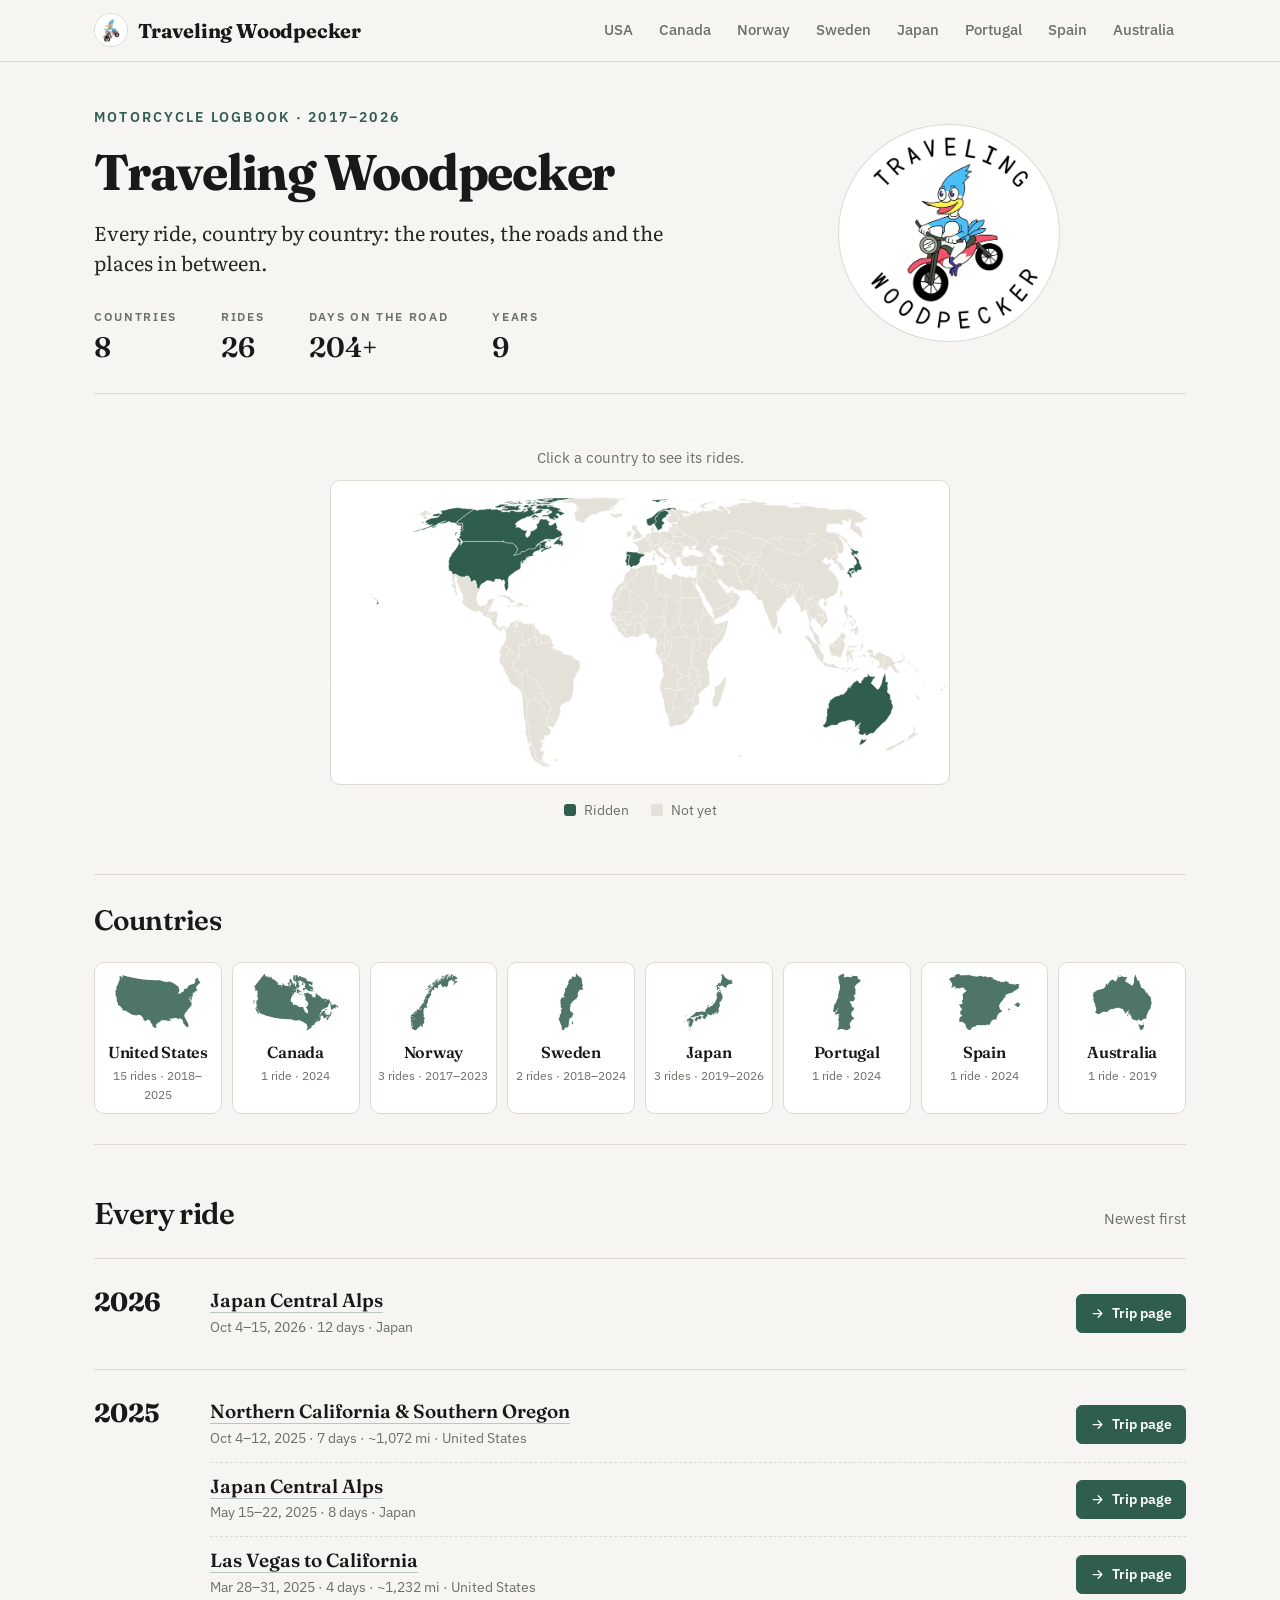
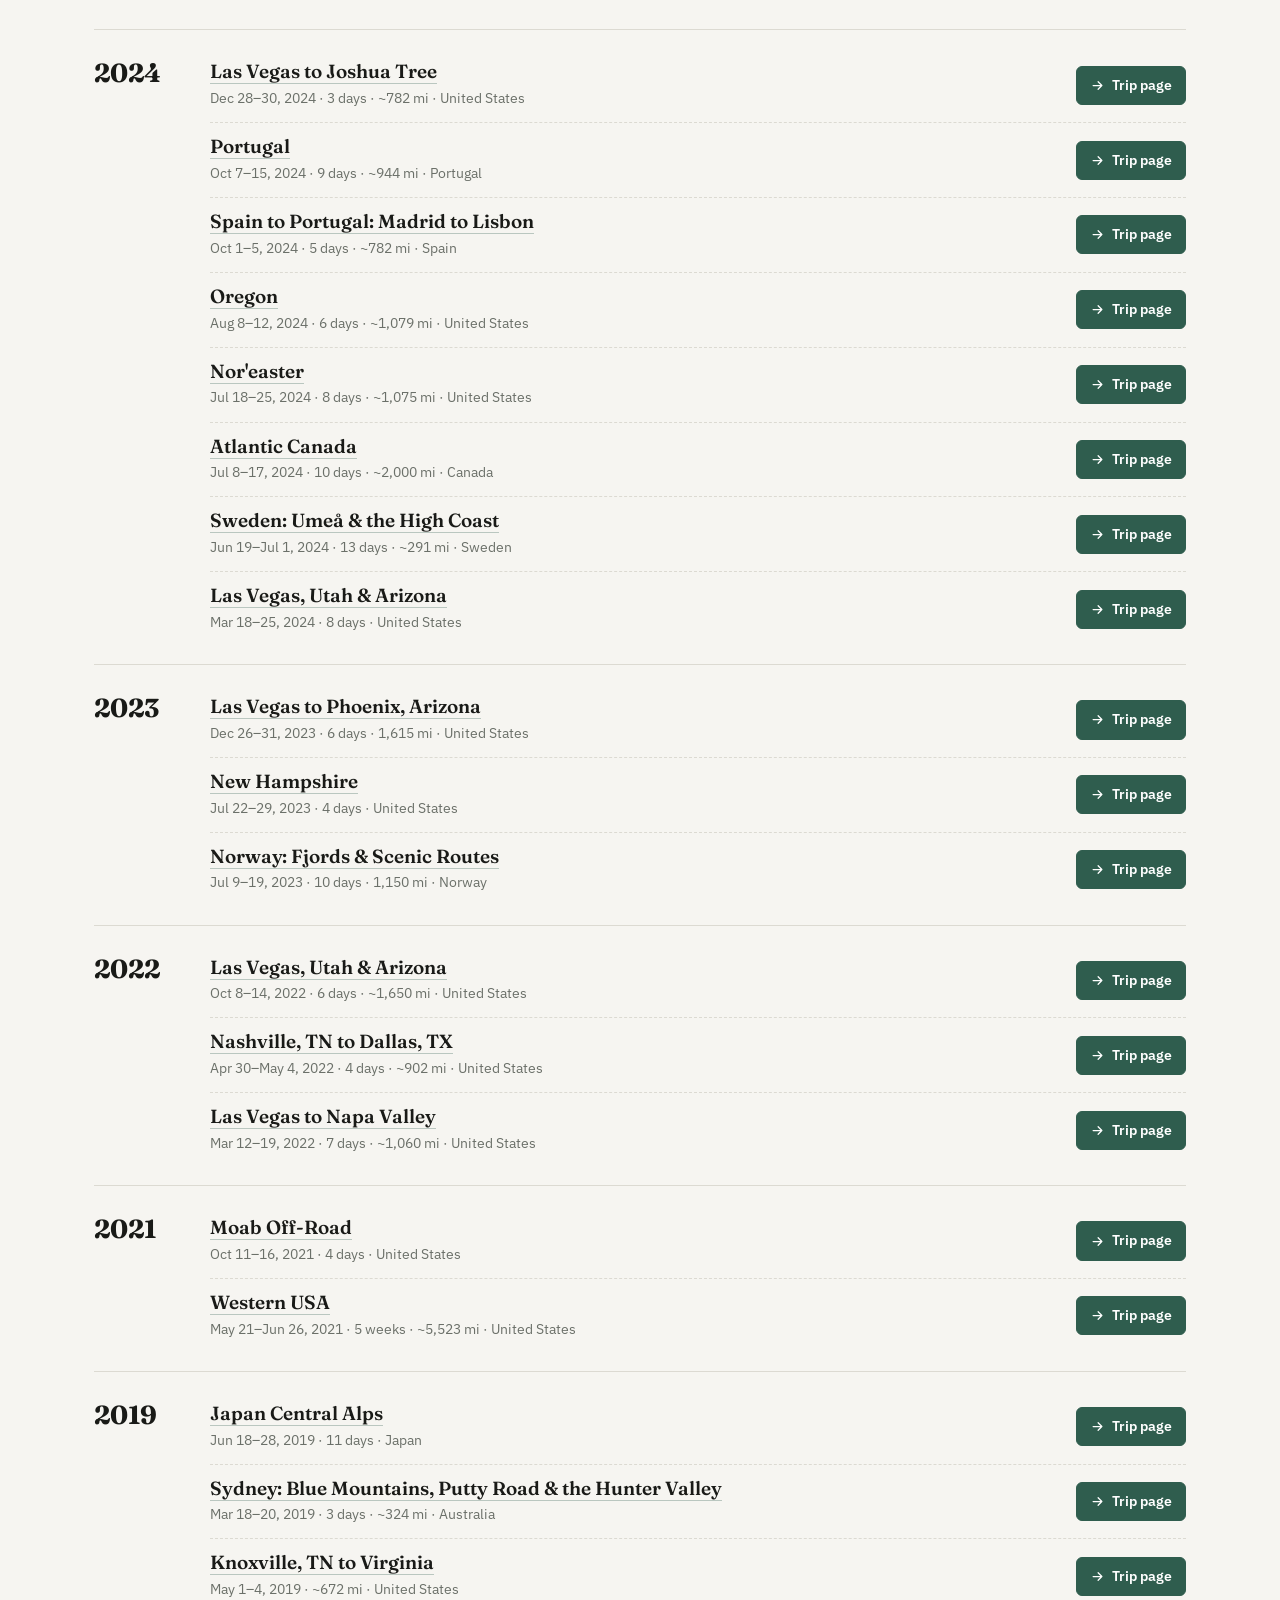
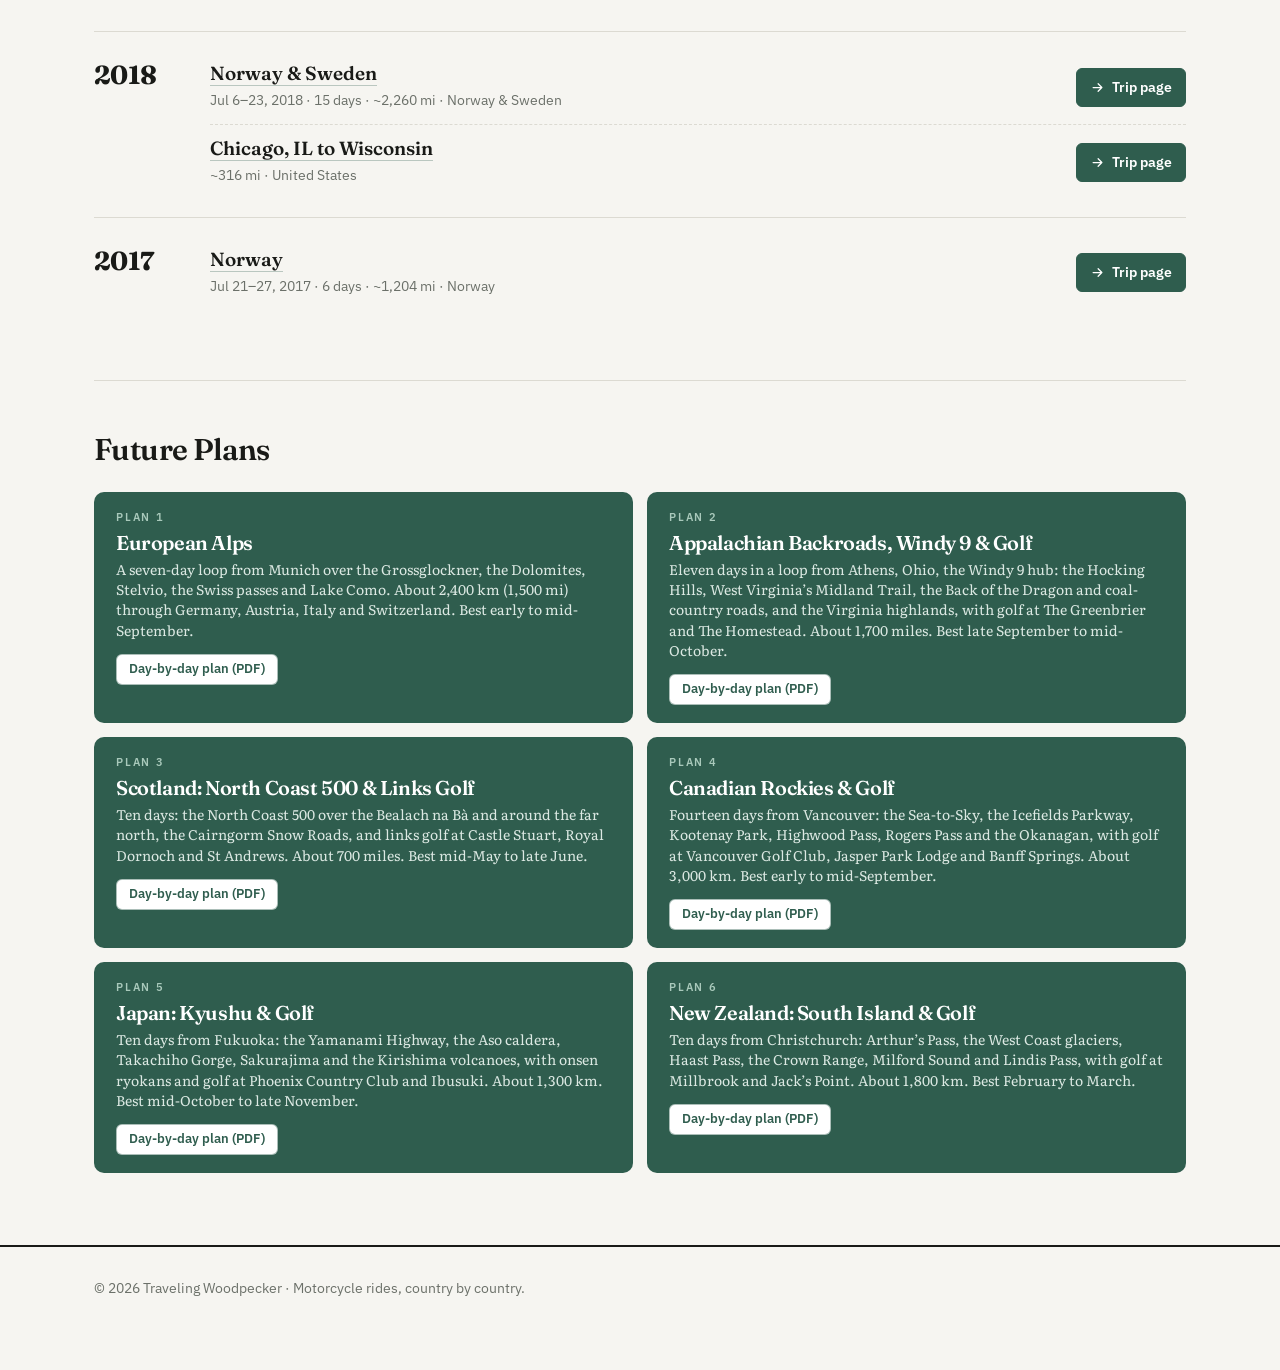
<file: index.html>
<!DOCTYPE html>
<html lang="en">
<head>
<meta charset="utf-8">
<meta name="viewport" content="width=device-width, initial-scale=1">
<title>Traveling Woodpecker</title>
<meta name="description" content="A motorcycle logbook: every ride, country by country.">
<meta name="theme-color" content="#2F5D4E">
<link rel="icon" type="image/png" href="/assets/favicon.png">
<link rel="preconnect" href="https://fonts.googleapis.com"><link rel="preconnect" href="https://fonts.gstatic.com" crossorigin><link href="https://fonts.googleapis.com/css2?family=Fraunces:opsz,wght@9..144,600;9..144,700&family=Literata:opsz,wght@7..72,400;7..72,600&family=IBM+Plex+Sans:wght@400;500;600&family=IBM+Plex+Mono:wght@500&display=swap" rel="stylesheet">
<link rel="stylesheet" href="/assets/site.css?v=ee7597eb">
</head>
<body>
<header class="topbar"><div class="topbar-in"><a class="brand" href="/"><img src="/assets/logo-mark.png" alt="" width="34" height="34"><span>Traveling Woodpecker</span></a><nav class="nav" aria-label="Countries"><a href="/usa/">USA</a><a href="/canada/">Canada</a><a href="/norway/">Norway</a><a href="/sweden/">Sweden</a><a href="/japan/">Japan</a><a href="/portugal/">Portugal</a><a href="/spain/">Spain</a><a href="/australia/">Australia</a></nav></div></header>
<main class="wrap">
<section class="hero hero-split home-hero">
<div><p class="kicker">Motorcycle logbook · 2017–2026</p>
<h1>Traveling Woodpecker</h1>
<p class="dek">Every ride, country by country: the routes, the roads and the places in between.</p>
<dl class="stats"><div class="stat"><dt>Countries</dt><dd>8</dd></div><div class="stat"><dt>Rides</dt><dd>26</dd></div><div class="stat"><dt>Days on the road</dt><dd>204+</dd></div><div class="stat"><dt>Years</dt><dd>9</dd></div></dl></div>
<img class="home-logo" src="/assets/logo-520.png" alt="Traveling Woodpecker logo: a woodpecker riding a dirt bike" width="520" height="511">
</section>
<section class="section" aria-label="World map" id="map-h">
<p class="section-note" style="margin:0 0 10px;text-align:center">Click a country to see its rides.</p>
<svg class="worldmap" viewBox="0 0 960 470" role="img" aria-label="World map with the countries ridden highlighted"><path d="M949.4,323L950.2,322.4L950.8,323.4L949.7,325.3L947.9,325.8L946.6,325.3L946.9,323.8L948.3,322.6ZM955.4,319.6L953.5,320.5L951.5,321.3L951.6,319.9L953.2,319.2L954.1,319L956,317.9L956,317.9L955.4,319.6ZM4,317.9L4,317.9L4,317.9L4.5,317.7L4.7,319.4L4.6,319.6L4.6,319.6L4,317.9Z"><title>Fiji</title></path><path d="M571.4,263.4L571.8,263.8L581.5,271.2L581.7,273.3L585.5,276.9L584.1,281.4L584.2,283.5L585.9,284.8L586,285.7L585.2,287.9L585.3,289L585.1,290.7L585.9,293L586.9,296.5L587.8,297.3L585.6,299.4L582.6,300.8L581,300.7L580,301.8L578.1,301.9L577.4,302.4L574.3,301.4L572.2,301.6L571.7,296.8L570.8,295.1L570.3,294.1L567.7,293.4L566.3,292.3L564.6,291.7L563.5,291.1L562.4,290.2L561.1,285.6L559.6,283.6L559.1,281.5L559.4,279.6L558.9,276.3L560.1,276.1L561.1,274.8L562.1,272.9L562.8,272.2L562.8,271L562.2,270.2L562.1,268.7L562.9,268.3L563,266.1L562,264.1L562.9,263.7L565.9,263.7Z"><title>Tanzania</title></path><path d="M457.9,161.6L457.9,161.9L457.9,162.5L457.7,167.7L449.3,167.5L449.1,176.3L446.7,176.7L446,178.4L446.3,183.5L436.1,183.5L435.5,184.6L435.7,183.2L435.7,183.2L441.6,182.9L441.9,181.6L443.1,180.1L444.1,175.3L447.8,171.5L449.2,167.2L450,166.9L450.9,164.3L453.1,163.9L454,164.3L455.1,164.3L456,163.6L457.6,163.5L457.5,161.6Z"><title>W. Sahara</title></path><a href="/canada/" aria-label="Canada"><path d="M204.7,94.1L204.4,94.1L202.3,91.3L201.7,90.1L198.6,88.9L199.5,86.4L201.3,84.7L199.5,83.6L201.1,81.4L200.3,79.4L201.6,78.1L204,76.8L205.5,75.2L203.5,73.5L204.4,70.6L205,68.8L204.3,67.7L204.1,66.7L204.4,65.4L201.4,66.2L197.9,67.6L197.9,66L197.7,64.9L196.5,64.3L194.6,64.2L211,51.4L221.4,44.1L224.1,44.5L225.7,45.4L227.4,45.6L230.2,44.8L233.2,44.3L235.6,44.5L239.5,43.7L243.1,43.2L243.3,44L245.3,43.5L246.9,42.7L247.9,42.9L248.8,44.5L252.8,43.3L251.2,44.7L253.9,44.4L255.3,43.8L257.4,43.9L259.2,44.7L262.7,45.4L264.8,45.7L266.8,45.6L268.1,46.6L264.4,47.6L267.3,48L272.6,47.7L274.6,47.4L275.3,48.6L278.4,47.6L277.4,46.7L279.3,46.1L281.7,46L283.4,45.8L284.4,46.3L285.1,47.3L287.4,47.2L289.8,48.1L293,47.7L295.7,47.8L296.7,46.6L298.7,46.2L300.9,46.9L299.1,48.8L301.8,47.2L303.2,47.2L306,45.3L305.1,44.1L303.7,43.4L305.9,41.4L309.4,40.2L311.4,40.5L312.5,41.2L313,43.2L310.5,44.1L313.5,44.5L311.7,46.4L315.6,44.9L316.6,46.2L314.8,47.6L315.4,49L318.6,47.5L321.5,45.8L323.4,43.8L325.9,43.9L328.4,44.2L330,45.1L329.4,46.1L327.1,47.1L327.6,48.2L326.5,49.1L321.6,50.6L318.7,50.9L317.3,50.3L315.9,51.3L312.5,53.1L311.2,54L307.7,55.5L304.8,55.6L302.5,56.6L301.2,58L298.7,58.3L294.7,60.1L290.4,62.8L288.1,64.7L285.8,67.5L288.5,67.9L287.7,70.2L287.2,72.1L290.5,71.6L293.6,72.7L295.1,73.7L295.8,74.9L297.9,75.7L299.5,76.8L302.9,76.9L305.1,77.2L303.3,79.5L302.4,82.2L302.3,85.2L304.1,87.8L306.3,86.9L309,84.1L310.2,79.8L309.5,78.4L313.6,77.2L317.1,75.4L319.3,73.6L320.1,71.9L320,69.7L318.7,67.8L322.8,65.3L323.3,63.1L325.1,59.5L326.9,58.9L329.8,59.6L331.7,59.8L333.8,59.2L335.1,60L336.7,61.3L336.7,62.2L340.2,62.4L339,64.4L337.9,67.5L339.5,67.8L340.2,69.3L344,67.9L347.4,65.2L349.3,64.1L349.7,66.3L350.8,69.4L351.6,72.5L350,74.1L352.2,75.5L353.4,77L356.5,77.7L357.5,78.5L357.4,80.8L359,81.2L359.4,82.2L358.4,85.2L356.4,86.3L354.5,87.2L350.5,88.2L346.8,90.5L342.9,91L338.4,90.4L335.1,90.4L332.7,90.6L329.9,92.6L326.6,93.9L321.7,97.7L318,100.4L320.1,99.9L325.3,96.1L331,93.7L334.5,93.4L335.9,94.8L333,96.8L332.5,99.9L332.4,102.1L334.9,103.6L338.8,103.2L342.3,99.8L341.7,102L342.8,103.1L339.3,105L333.6,106.8L330.8,108L327.5,110.2L325.8,110L326.6,107.4L331.5,104.9L327.8,105L325.1,105.4L324.2,103.7L325.8,99.7L325.1,98.8L323.4,99.3L323,98.6L320.3,100.8L318.7,103.1L317.3,104.4L316.2,104.9L315.4,105L314.9,105.8L310.6,105.8L307.1,105.8L305.8,106.4L302.5,108.5L302.1,108.8L300.9,109.9L298.7,109.9L296.4,109.9L295.2,110.4L295.3,111L295.1,112L294.9,112.3L291.2,113.8L288.6,114.3L285.2,115.9L284.6,115.9L284,115.4L283.9,115L284.1,114.7L285.1,113.6L286.9,111.9L288.4,110.1L289.1,107.5L289.8,104.8L288.1,103.4L288.6,102.8L288.4,102.5L287.8,102.5L287.6,102L287.8,101.3L287.2,101.6L286.6,101.5L286.9,101.2L286.5,100.9L286.7,100.2L285.4,99.2L284.1,98.3L282.4,97.1L280.9,96.1L278.4,96.9L277.7,96.9L275.3,96.2L273.3,96.5L271.6,95.7L269.5,95.2L268.1,95L267.7,94.5L268.2,93L267.4,93L266.8,94.1L262.1,94.1L254.5,94.1L246.8,94.1L240.1,94.1L233.4,94.1L226.8,94.1L220,94.1L217.7,94.1L211.1,94.1ZM313.7,59.2L315.9,58.1L318.6,58.1L318.2,58.6L315,59.8L313.6,59.8ZM338.3,38.7L337.1,37.9L337.7,37.3L338.7,37.2L342.5,37.4L344.8,38.2L344.6,38.7L342.8,38.6L340.9,38.6L338.7,38.8ZM320.3,60L321.6,59.3L322.4,59.4L322.5,59.8L320.9,61.1L320.2,60.9L320.1,60.2ZM317.3,35.4L315.7,35.9L313.3,35.8L311.7,35.4L313.3,34.8L316.2,34.4L317.2,34.9ZM320.7,31.9L319.9,31.9L316.8,31.9L316.8,31.5L320.2,31.5L321.1,31.8ZM317.5,30.4L319.1,30.8L318.1,31.3L315.3,31.5L314.3,31.2L314.1,30.8L314.5,30.3L316.6,30.4ZM325.9,36.2L323.3,36L319.2,35.6L319.4,34.8L320,34.1L318.9,33.5L315.5,33.3L314,32.9L315.3,32.4L318.7,32.4L320.1,32.9L323.5,32.9L324.5,33.3L323.5,33.8L325.2,34.1L325.9,34.4L328.2,34.5L330.6,34.6L333.7,34.3L337.3,34.2L340,34.3L341.4,34.8L341.2,35.4L339.7,35.8L336.8,36.1L334.8,36L329.5,36.2ZM292.2,31.1L294.3,31.3L293.3,31.7L289.6,32.1L287.7,31.6L289.5,31.3ZM293.7,30.4L295.6,30.6L293.2,30.8L290.4,30.8L290.7,30.7L292.9,30.3ZM357.7,87.5L355.9,89.3L353.6,91.8L355.3,90.8L356.6,91.4L355.5,92.4L357.2,93.2L358.5,92.5L360.4,93.4L359,95.5L360.7,95L360.5,96.5L360.7,98.3L358.9,100.9L357.8,101L356.5,100.4L357.8,98L357.3,97.7L353.8,100.2L352.5,100.1L354.5,98.7L352.6,98L350.1,98.2L345.7,98.1L345.7,97.2L347.5,96.2L346.8,95.4L349.3,93.7L353.2,89.2L355.2,87.6L357.5,86.7L358.4,86.8ZM318.4,53.3L319.9,54L321.6,54.7L321,55.7L322.6,55.6L323.4,56.3L321.2,57L318.5,56.5L318.2,55.5L315.4,56.6L311.7,57.8L312,56.5L309.2,56.7L311.8,55.6L313.4,53.9L315.7,52L316.9,52.1L316.5,53.1L317.8,52.7ZM339.4,39.5L341.7,38.8L344.9,39.6L346.8,40.4L346.4,41.2L350,40.8L351,41.9L354.9,42.6L356,43.3L356.5,45.1L352.4,46L356,47.2L358.6,47.7L360.2,49.5L363.1,49.6L361.6,51.1L356.7,53.5L354.9,52.6L353.2,50.6L350.6,50.9L349.5,52.1L350.8,53.3L352.8,54.3L353.2,54.9L353.2,57L351.5,58.7L349.4,58L345.6,56.3L347.2,58.2L348.4,59.6L348.3,60.4L343.4,59.4L340,58.1L338.3,57L339.4,56.4L337.3,55.3L335.2,54.2L334.8,54.8L328.9,55.2L327.8,54.4L330.3,52.9L333.9,52.8L338,52.6L338,51.8L339.4,50.8L343.2,48.8L343.4,47.9L343.1,47.2L341,46.3L337.8,45.6L339.3,45.1L338.3,44L336.8,43.9L335.9,43.3L334.4,43.8L330.9,44L324.6,43.6L321.2,43.1L318.5,42.8L317.6,42.2L320.3,41.4L317.7,41.4L318.9,39.7L321.7,38.2L324.1,37.5L329.1,37.1L326.8,38.1L327.2,39.2L330.1,37.8L335.2,37.2L336.7,38.9L335.5,39.9ZM314.4,36.6L318,36.7L321,37L316.9,38.4L314.4,38.8L311.2,40L309.2,39.9L309.7,38.5L310.6,37.7L312.2,37ZM268.8,33.7L273.1,32.7L277.8,31.9L280.4,31.9L283,31.8L281.4,32.7L279.4,33.2L277.8,33.3L273.8,33.8L270.7,34ZM195,80.1L197.2,79.9L193.7,82.9L193.7,85.1L192.8,85.1L192.6,83.9L192.9,82.6L192.6,81.8L193.4,80.6L194.3,79.8ZM303.6,29.8L306.7,30L310.7,30.4L311.3,30.9L311.4,31.4L308.8,31.3L306.5,30.9L302.8,30.9L304.9,30.5L303.2,30.3ZM202.2,95.5L200.7,95.9L198,94.6L198.2,93.6L196.9,92.6L197.2,91.8L195.3,91.2L195.7,89.7L196.5,89.1L198.3,89.7L199.3,90.1L201.1,90.4L201.1,91.4L201.1,92.7L202.4,93.9ZM267.7,36.1L269.7,36.5L274.1,36.5L275.2,37L276.2,37.6L273.5,38L267.6,39.2L263.9,40.4L262.9,41.1L257,41.9L257.1,41.2L254.2,40.3L255.9,39.6L258.8,38.4L261.8,37.3L261.4,36.4ZM294.2,34.1L296,33.9L297.7,33.9L297.2,34.6L295.3,35.3L289.1,35.5L283.9,36.2L281.2,36.2L281.6,35.7L286.1,35.1L278,35.3L275.9,35L280.1,33.6L282.3,33.3L286.5,33.7L288.5,34.5L291.4,34.6L290.6,33.3L292.8,32.8L294.4,33L294.1,33.6ZM291.3,38.3L292.5,38.9L291.8,40.6L290.9,41.8L293,42.7L295.4,43.5L294.3,44.3L291.1,44.5L291.5,45.2L290.2,45.9L287.1,45.6L284.5,45.1L282.3,45.2L278.1,45.8L273,46.1L269.5,46.3L269.6,45.4L267.7,44.9L265.8,45.1L265.3,43.6L266.8,43.4L270,43.1L272.5,43.2L275.2,42.9L272.2,42.5L268.1,42.6L265.6,42.6L265.5,41.9L270.6,41.2L267.7,41.3L265.2,40.8L268.4,39.5L270.5,38.9L276.5,37.9L277.9,38.2L276,39L280.6,38.5L282,39.3L285.1,38.5L286.1,39L285.5,40.6L287.3,39.9L288,38.2L289.9,38ZM301.4,38.9L300.7,37.8L303.6,37.1L305.4,37.4L308.7,37.2L308.7,37.6L306.2,38.4L308.1,39.1L306.2,40.6L302.5,41.3L300.9,41.1L300.4,40.5L297.4,39.2L298,38.7ZM292.2,37.4L294.6,37.4L295.6,37.7L292.8,38.8L291.3,37.7ZM311.6,32.9L312.2,33.6L311.4,34.3L309.4,35.3L306.4,35.5L304.8,35.2L305.8,34.4L302.9,34.5L304,33.4L305.8,33.5L309,33L311.3,33.1ZM321,28.5L322.5,28.2L324.3,28.1L323.8,27.9L327.7,27.9L329.3,28.4L331.8,28.6L334.3,28.8L334.9,29.5L336.5,29.8L333.9,30.1L329.9,31L326.8,31.1L323.5,30.9L322.2,30.4L322.7,30L324.3,29.7L321.3,29.8L319.9,29.4L319.4,28.9ZM329.7,27.3L332.3,27.2L334.3,27.1L337.6,27L340.4,26.7L342.3,26.8L343.9,27L345.5,26.6L347.8,26.4L350.8,26.4L355.8,26.3L356.6,26.4L361.4,26.3L364.9,26.3L368.4,26.4L372.7,26.4L376.1,26.5L379,26.7L378.7,27L374.5,27.3L370.3,27.5L368.7,27.7L372.3,27.7L367.9,28.2L365,28.5L361.4,29.3L357.8,29.5L356.6,29.7L351.4,29.8L353.6,29.9L352.3,30.1L353.1,30.7L351.2,31.1L348.2,31.4L347,31.9L344.2,32.3L344.2,32.6L347.2,32.5L346.9,32.9L341.6,33.7L337.5,33.3L332.2,33.5L329.8,33.3L326.7,33.3L327.1,32.6L330.6,32.3L330.7,31.4L331.8,31.4L335.8,31.9L334.3,31.1L331.8,30.9L333.6,30.4L336.9,30.2L337.8,29.8L335.8,29.4L335.7,28.8L340.2,28.9L341.4,29L344.4,28.6L340.7,28.5L334.9,28.6L332.3,28.3L331.4,27.9L329.7,27.6ZM338.7,48.5L337,49.1L334.8,49.2L335.1,48.2L336.7,47.1L338.7,46.8L339.7,47.3L339.1,48.2ZM303,44.5L303.4,45.2L301.6,45.9L299.7,45.3L298,45.5L296.3,44.7L298.5,44.1L300.7,43.3L302.1,43.8L302.8,44.2ZM336.4,91.6L337.3,91.4L339.9,92.1L341.8,93.3L341.6,93.8L340.5,93.8L338,92.9ZM334.4,99.8L334.6,101.2L336.1,101.6L338.3,101.5L336.7,102.7L335.8,102.9L333.4,101.7L333.2,100.7Z"><title>Canada</title></path></a><a href="/usa/" aria-label="United States"><path d="M204.7,94.1L211.1,94.1L217.7,94.1L220,94.1L226.8,94.1L233.4,94.1L240.1,94.1L246.8,94.1L254.5,94.1L262.1,94.1L266.8,94.1L267.4,93L268.2,93L267.7,94.5L268.1,95L269.5,95.2L271.6,95.7L273.3,96.5L275.3,96.2L277.7,96.9L278.4,96.9L280.9,96.1L282.4,97.1L284.1,98.3L285.4,99.2L286.7,100.2L286.5,100.9L286.9,101.2L286.6,101.5L287.2,101.6L287.8,101.3L287.6,102L287.8,102.5L288.4,102.5L288.6,102.8L288.1,103.4L289.8,104.8L289.1,107.5L288.4,110.1L286.9,111.9L285.1,113.6L284.1,114.7L283.9,115L284,115.4L284.6,115.9L285.2,115.9L288.6,114.3L291.2,113.8L294.9,112.3L295.1,112L295.3,111L295.2,110.4L296.4,109.9L298.7,109.9L300.9,109.9L302.1,108.8L302.5,108.5L305.8,106.4L307.1,105.8L310.6,105.8L314.9,105.8L315.4,105L316.2,104.9L317.3,104.4L318.7,103.1L320.3,100.8L323,98.6L323.4,99.3L325.1,98.8L325.8,99.7L324.2,103.7L325.1,105.4L325.1,106.4L322.1,107.8L319.3,108.9L316.5,109.8L314.6,111.6L314,112.3L313.4,113.9L313.6,115.5L314.5,115.6L314.7,114.5L315.1,115.2L314.6,116L312.9,116.5L311.7,116.5L309.8,117L308.7,117.2L307.3,117.3L305,118.2L308.7,117.6L309.2,118.2L305.5,119.2L304,119.2L304.2,118.8L303.2,119.7L303.8,119.8L302.5,122.1L299.9,124.5L300,123.7L299.5,123.5L299,122.7L298.9,124.4L299.3,125L299,126.2L297.8,127.4L295.6,130L295.4,129.8L296.9,127.7L296,126.5L296.7,123.8L295.7,125.2L295.5,127.2L294.1,126.7L295.4,127.7L294.5,130.8L295.1,131L295,132.1L294.3,135.4L292,137.8L289.2,138.7L287,140.7L285.7,140.9L284,142.1L283.4,143.2L280,145.3L278.1,146.9L276.3,148.9L275.3,151.3L275.1,153.6L275.1,156.5L275.6,158.9L275.3,160.3L275.5,164.3L274.9,166.6L274.4,167.9L273.3,170L272.4,170.5L271.3,170L271.2,168.5L270.4,167.7L269.8,164.8L269.2,162.2L269.2,160.9L270.3,158.6L270.1,156.7L268.9,153.9L268.1,153.4L265.1,154.9L264.7,154.8L263.9,153.2L262.6,152.4L259.6,152.8L257.5,152.4L255.5,152.6L254.3,153.2L254.5,154.1L254.1,155.4L254.4,156.1L253.8,156.5L253,156L251.9,156.7L250,156.6L248.7,154.8L246.4,155.2L244.8,154.4L243.1,154.7L240.8,155.5L237.7,158L234.7,159.4L232.8,161L231.8,162.6L231,164.9L230.7,166.6L230.8,167.7L229.8,167.8L228.2,167.1L226.5,166L226.3,164.4L226.4,162L225.5,160.1L225.3,158.1L224.8,155.8L223.5,154.4L221.4,154.5L218.9,157.2L217.1,156.2L216.2,155.1L216.2,153.3L216,151.5L215.1,150.1L214.2,149L213.7,147.8L209.4,147.8L208.9,149.2L206.9,149.2L201.9,149.2L197.1,146.9L194,145.3L194.6,144.6L191.2,145L188.3,145.2L188.6,143.6L187.9,141.7L186.9,141.3L187.1,140.3L185.8,140.2L185.3,139.3L183.1,138.9L182.8,138.4L183.3,136.6L182.6,133.4L182.9,128.9L183.4,128.2L182.9,127.1L182.6,124.4L183.7,121.9L183.5,120.2L185.5,117.6L187.1,114.9L187.9,112.6L190.7,109.7L192.8,107L194.9,104.2L197.3,100.3L198.4,97.8L198.8,96.4L199.5,95.9L202,96.8L201.2,99.6L202.3,98.8L203.7,96.4ZM73.4,187.9L73.8,188.2L74.1,188.6L74.3,189.9L74.2,190.1L72.9,190.8L71.9,191.4L71.3,191.9L70.8,191.4L71.2,190.5L71.2,189.2L71.5,188.8L72.1,188.2L72.2,187.5L72.5,187.2L72.6,187.3ZM72.7,185.4L72.4,185.9L71.4,186.1L71.2,185.4L71,185.1L71.1,184.9L71.4,184.6L72.2,184.9ZM71.3,184L71,184.4L69.7,184.3L70,183.9ZM68.7,182.1L68.8,182.3L69.1,183.5L68.9,183.7L68.7,183.7L67.9,183.5L67.8,182.7L67.8,182.6ZM65.8,180.4L65.6,181.2L65.1,181.5L64.5,180.9L64.7,180.7L65.3,180.3ZM143.3,64L144.6,64.2L143.5,65.1L141.8,65.5L141.1,65.1L140.8,64.4ZM162.7,69.9L163.8,70.1L163.8,70.9L160.5,72.1L157.3,73L157,72.4L158.1,71.2L161.1,70.3ZM221.4,44.1L211,51.4L194.6,64.2L196.5,64.3L197.7,64.9L197.9,66L197.9,67.6L201.4,66.2L204.4,65.4L204.1,66.7L204.3,67.7L205,68.8L204.4,70.6L203.5,73.5L205.5,75.2L204,76.8L201.6,78.1L201.3,77.1L200.3,76.2L201.9,74L201.4,71.9L202.7,69.5L200.9,69.4L197.7,69.3L196.1,68.6L194.7,66L193.3,65.6L190.8,64.7L187.7,64.9L185.1,63.8L184,62.8L181.1,63.3L179.4,65L178.1,65.1L175.1,65.6L172.3,66.5L169.4,67L170.9,65.5L174.8,63.2L177.9,62.5L178.1,61.9L173.9,63.2L170.4,64.8L165.3,66.5L165.3,67.7L161.1,69.5L157.6,70.5L154.6,71.3L152.7,72.4L147.8,73.7L145.7,75L141.9,76.1L140.7,75.9L137.9,76.6L134.6,77.5L131.8,78.4L127.2,79.1L127.4,78.7L131.3,77.5L134.3,76.6L138.3,75.2L141.3,74.9L143.6,73.9L148.4,72.3L149.5,71.8L152.1,70.9L154.8,69L157.8,67.6L154.4,68.3L154.3,67.9L152,68.8L152.3,67.5L150.6,68.4L151.4,67.2L148.1,68.2L146.8,68.2L148.6,66.7L150.2,65.8L150,64.9L146.8,65.4L146.6,64.3L146,63.7L147.9,62.4L147.8,61.4L150.5,60L154,58.8L156.4,57.6L158.3,57.4L159.1,57.8L162.3,56.7L163.4,56.9L165.9,56.2L167,55.2L166.5,54.8L169.2,54L168,54L165.2,54.5L163.9,55L163.1,54.5L160,54.7L158,54.2L158.5,53.3L158.1,52.1L162.2,51.2L168.1,50.2L169.6,50.2L167.7,51.2L171.9,51.2L172.3,49.9L171.3,49.1L171.6,48.1L171.2,47.3L169.7,46.7L172.4,45.7L175.8,45.6L179.6,44.7L181.6,43.8L184.9,43L187.1,42.8L191.9,42L193.3,42.1L197.7,41.1L199.8,41.5L199.8,42.3L201.2,42L204.1,42.1L203.3,42.5L205.6,42.8L207.7,42.6L210.7,43.2L213.9,43.3L214.9,43.6L217.8,43.3L219.8,43.8ZM144.6,56.2L145.1,56.6L146.7,56.4L147.3,57L148.8,57.3L148.3,57.5L146.1,58L145.3,57.5L145.2,57.1L143.3,57.2L143.1,57Z"><title>United States of America</title></path></a><path d="M675.4,93.5L674.7,95.4L673,95.6L674.4,98.5L673.8,99.9L668.8,98.9L669.7,104.2L668.8,104.9L664.8,106L669.2,111.3L667.9,112.1L668.8,113.8L667.2,113.4L665.5,112.3L661.9,112L658,111.9L657.3,112.2L653.5,110.9L652.4,111.6L652.7,113.4L648.4,112.3L647.1,112.8L647,114.1L645.9,114.7L643.5,116.8L643.2,119L642.4,119.1L641.2,117.6L638.2,117.5L636.8,115L635.7,114.9L634.8,111.9L631.2,109.6L627.3,109.9L624.7,110.3L621.6,107.6L619.4,106.4L615.1,104.3L614.5,104L609.2,105.8L612.6,117.1L611.4,117.2L609.1,114.8L607.2,113.9L604.7,114.6L604,115.6L603.6,114.8L603.9,113.6L603.1,112.5L600.1,111.4L598.4,108.7L596.9,108L596.5,107L598.8,107.3L598.3,105.1L600.1,104.6L602.3,105L601.8,102.1L600.8,100.3L598.6,100.4L596.5,99.7L594.2,101L592.3,101.6L591,101.2L590.8,99.6L588.8,97.7L587.1,97.8L584.6,95.8L585.3,93.6L584.5,93.1L585.3,89.9L588.1,91.6L587.7,89.5L591.3,86.5L594.7,86.4L600.2,88.3L603.2,89.5L605.1,88.3L608.6,88.2L612,89.7L612.3,88.9L615.5,89L615.5,87.7L611.1,85.8L612.7,84.4L612,83.7L613.8,83L611.4,81.1L612,80.2L619.6,79.3L620.3,78.6L625.2,77.6L626.6,76.5L630.7,77.1L632.8,79.9L634.7,79.2L637.9,80.1L638.5,81.6L640.5,81.4L644.5,78.9L644.2,79.7L648,81.8L656.7,88.8L657.1,87.3L660.9,88.9L663.7,88.2L665.2,88.7L667.2,90.3L669,90.9L670.6,92.1L673.3,91.7Z"><title>Kazakhstan</title></path><path d="M612.6,117.1L609.2,105.8L614.5,104L615.1,104.3L619.4,106.4L621.6,107.6L624.7,110.3L627.3,109.9L631.2,109.6L634.8,111.9L635.7,114.9L636.8,115L638.2,117.5L641.2,117.6L642.4,119.1L643.2,119L643.5,116.8L645.9,114.7L647,114.1L647.8,114.4L646.6,116.4L648.7,117.6L650.1,116.8L653.5,118.4L651.3,120.7L649.4,120.4L648.4,120.5L647.8,119.6L647.8,118.1L644.8,118.9L644.7,120.9L644.2,122.6L642.1,122.5L641.9,123.9L643.9,124.6L645.2,127L644.8,130.2L642.8,129.5L641.4,129.5L640.9,127.6L637.3,126.2L634.3,124.6L632.3,123.1L628.9,121L626.8,117.8L625.8,117.2L623.3,117.3L622.2,116.7L621.2,114.2L617.5,112.6L616.1,114.4L614.4,115.5L615.2,117Z"><title>Uzbekistan</title></path><path d="M859.8,269.4L864.4,271.9L869.2,274L871,275.8L872.3,277.7L872.6,279.8L876.8,282L877.3,284L874.8,284.3L875.1,286.8L877.2,289.1L878.4,293L880,292.8L879.6,294.4L881.6,295L880.7,295.7L883.3,297.2L882.8,298.3L881,298.5L880.5,297.6L878.3,297.2L875.6,296.7L873.9,294.4L872.7,292.4L871.7,289.2L868.4,287.6L866,288.7L864.2,289.9L864.2,292.5L861.9,293.8L860.5,293.1L857.8,293L859.1,281.2ZM890.9,273.3L891.9,274.4L892.1,276.3L891.2,277.3L890.8,275.1L890.3,273.7L889.1,272.5L887.7,271L885.8,269.9L886.6,269L888,270.1L888.9,270.9L890,271.7ZM886.7,281.2L885.2,282L883.7,282.9L882.3,282.9L880.2,281.8L878.7,280.8L879.1,279.7L881.4,280.2L882.9,279.9L883.5,278.2L883.9,278.1L884,280L885.5,279.8L886.4,278.5L888,277.2L887.9,275.1L889.5,275L890,275.6L889.8,277.6L888.7,279.8L887.2,280.1ZM896.2,279.3L896.9,280.2L898,282.5L899.1,283.7L898.7,284.7L897.9,285.1L896.9,283.7L895.9,281.4L895.6,278.6L896,278.3Z"><title>Papua New Guinea</title></path><path d="M859.8,269.4L859.1,281.2L857.8,293L855.8,290L853.1,289.3L852.4,290.3L848.9,290.5L850.4,287.5L852.2,286.5L851.9,282.6L850.9,279.5L845.9,276.5L843.7,276.2L839.9,272.8L839,274.6L837.9,274.9L837.4,273.6L837.5,272L835.5,270.2L838.4,268.9L840.4,269L840.2,268L836.2,268L835.2,265.8L832.8,265.2L831.7,263.4L835.4,262.5L836.7,261.3L841.1,262.8L841.5,264.2L842.1,270L844.7,272.2L847.1,268.3L850.3,266.2L852.7,266.1L855,267.4L856.9,268.7ZM814.8,292.2L815,292.9L814.9,294L812.8,296.7L810.4,297.5L810.2,297L810.6,295.8L812,293.6ZM840.4,285L840.4,282.2L841,280.9L841.7,279.7L842.2,280.8L842.1,282.5ZM797.3,245L795.9,248.2L798,251.7L797.6,253.3L800.7,256.7L797.5,257.1L796.6,259.6L796.7,262.9L794.1,265.4L793.9,269L792.6,274.5L792.3,273.2L789.2,274.9L788.2,272.7L786.3,272.4L785,271.3L781.7,272.6L780.8,270.8L779.1,271L776.9,270.6L776.6,265.7L775.2,264.7L774,261.6L773.6,258.5L773.9,255.1L775.4,252.7L775.9,255.1L777.8,257.2L779.5,256.4L781.3,256.7L782.8,254.8L784.1,254.5L786.7,255.5L788.8,254.8L790.1,249.7L791.1,248.5L791.8,244.3L794.9,244.3ZM828.4,270.1L831.4,271.2L832.2,274L830,272.5L827.8,272.2L826.2,272.4L824.4,272.3L825.1,270.3ZM821.6,273.7L819.7,273.1L819.3,271.5L822,271.3L822.6,272.5ZM824.6,252.1L824.9,254.1L826.5,254.4L826.8,255.9L826.7,259L825.3,258.7L824.9,260.9L826,262.8L825.2,263.2L824.1,260.9L823.3,256.3L823.8,253.4ZM811.3,256.8L814.4,256.6L817,254L817.5,254.8L815.3,258.4L813.3,259.1L810.7,258.4L806.2,258.6L803.9,259.1L803.5,261.9L805.9,265.1L807.3,263.4L812.4,262.2L812.1,263.9L811,263.3L809.8,265.5L807.4,266.9L809.8,271.5L809.2,272.8L811.4,277L811.2,279.3L809.7,280.4L808.7,279.1L810.2,276.2L807.5,277.6L806.9,276.6L807.3,275.2L805.5,273L805.8,269.5L804,270.6L804,274.8L803.8,280L802.1,280.5L801,279.5L802,276.2L801.7,272.7L800.6,272.6L799.9,270.1L801.1,267.8L801.5,264.9L802.9,259.4L803.5,257.9L805.7,255.2L807.9,256.3ZM801.7,297.1L798.5,294.6L801.1,293.9L802.3,295L803.1,296.1L802.8,297ZM805.3,290.9L807.1,290.6L809.6,289.3L809,291.3L804.9,292.3L801.4,291.9L801.5,290.6L803.7,289.8ZM797.1,290.3L798.8,290L799.3,291.5L796.1,292.2L794.2,292.7L792.7,292.7L793.9,290.6L795.4,290.6L796.2,289.3ZM771.5,283.3L771.7,284.5L776.9,284.9L777.6,283.4L782.4,285.2L783.2,287.5L787.2,288.2L790.2,290.3L787,291.7L784.2,290.2L781.8,290.3L779,290.1L776.6,289.4L773.6,288L771.7,287.7L770.5,288.1L765.8,286.6L765.4,285.1L763,284.8L765.1,281.4L768.3,281.6L770.4,283ZM761.2,263.9L761.7,266.4L762.6,268.5L764.5,268.8L765.8,271.1L764.9,275.6L764.5,281.2L761.5,281.3L759.4,278.2L756.1,275.3L755,273.1L753.1,270.1L751.8,267.4L749.9,262.3L747.5,259.3L746.7,256.2L745.6,253.3L743.2,251.1L741.7,248L739.6,245.9L736.6,241.9L736.2,240.1L738,240.2L742.2,240.9L744.7,244.5L746.9,246.9L748.5,248.4L751.1,252.3L753.9,252.4L756.2,254.9L757.8,257.9L759.8,259.6L758.7,262.6L760.3,263.8Z"><title>Indonesia</title></path><path d="M330.8,436L332.2,437.3L334.2,439.3L337.8,440.9L341.1,441.6L340.8,442.9L338.8,443L337.3,442.1L336,442L333.7,442ZM334.9,367L334.8,369.6L334.8,373.1L335.6,376.4L335.2,377.1L335.5,379.2L335.7,380.9L339.5,383.7L339.7,386L341.6,387.4L341.8,389L340.5,393.1L337.4,394.8L332.8,395.4L330,395.1L331.1,397L331.3,399.3L332.2,400.9L331.1,402L328.8,402.4L326.2,401.3L325.5,402.1L326.8,405.2L328.7,406.1L329.7,405.2L330.9,406.8L329.1,407.7L327.9,409.6L328.6,412.6L328.6,414.2L326.4,414.3L325.2,415.8L325.4,418L328.5,420.2L330.9,420.8L331.1,423.4L329.1,425L329.1,428.3L327.5,429.5L327.2,430.8L329.3,433.7L331.5,435.3L330.5,435.1L328.2,434.7L322.8,434.3L321.1,432.7L320.2,430.6L318.8,430.8L317.5,429.8L315.9,426.8L317.1,425.5L317,423.7L316,422.2L316.2,419.7L315.4,415.8L314.5,414.1L315.3,413.5L314.6,412.4L313.2,411.8L313.5,410.5L312,409.3L310.2,405.8L310.9,405.2L309.1,401.4L308.6,398.2L308.3,395.4L309.4,394.2L307.6,391.1L306.7,388.2L307.9,386.1L307.1,383.3L307.6,380.2L306.8,377.1L306,376.5L303.3,370.8L304,367.4L303,364.1L303.2,361L304.2,357.8L305.5,355.7L304.5,354.4L304.8,353.3L303.6,347.5L306.1,345.8L306.4,342.2L305.9,341.4L307.5,338.2L311.1,339.1L313,341.6L313.6,338.8L316.6,338.9L317.1,339.7L322.8,345.3L325,345.9L328.5,348.4L331.4,349.8L332,351.3L330.4,356.5L333.1,357.4L336.1,357.9L338,357.4L339.9,354.8L339.8,351.8L341,351.1L342.6,353.1L343,355.8L341.1,357.7L339.7,359.1L337.4,362.4Z"><title>Argentina</title></path><path d="M330.8,436L333.7,442L336,442L337.3,442.1L337.1,443.2L335.7,444L334.6,443.9L333.3,443.7L331.3,442.9L328.9,442.5L325.4,441L322.5,439.6L317.9,436.6L320,437.2L324,439L327.3,439.9L327.8,438.7L327.6,436.8L329.1,435.7ZM296.7,323.3L298.3,325.7L299,328.2L300.6,329.7L300.3,333.1L302.3,337L304.1,341.8L305.9,341.4L306.4,342.2L306.1,345.8L303.6,347.5L304.8,353.3L304.5,354.4L305.5,355.7L304.2,357.8L303.2,361L303,364.1L304,367.4L303.3,370.8L306,376.5L306.8,377.1L307.6,380.2L307.1,383.3L307.9,386.1L306.7,388.2L307.6,391.1L309.4,394.2L308.3,395.4L308.6,398.2L309.1,401.4L310.9,405.2L310.2,405.8L312,409.3L313.5,410.5L313.2,411.8L314.6,412.4L315.3,413.5L314.5,414.1L315.4,415.8L316.2,419.7L316,422.2L317,423.7L317.1,425.5L315.9,426.8L317.5,429.8L318.8,430.8L320.2,430.6L321.1,432.7L322.8,434.3L328.2,434.7L330.5,435.1L328.5,435.1L327.8,435.8L326.3,436.8L327.2,439.3L326.3,439.3L323.5,438.5L320,436.6L316.5,435L314.9,433.3L314.8,431.6L312.7,429.8L310.1,424.9L309.8,422.1L311.2,419.9L307.4,419L308.4,416.4L307.2,411.4L310.2,412.5L309,406.2L307.1,405.4L307.8,409.2L306.2,408.8L305.2,404.4L304,398.6L304.3,396.5L302.6,393.4L301.2,389.8L302.2,389.7L302.1,384.5L302.3,379.2L302,374.3L300.1,369.3L300.2,366.6L298.9,362.4L299.4,358.3L298.5,351.6L297.9,344.5L297.4,336.7L296.3,330.9L295,326L296.2,325.1Z"><title>Chile</title></path><path d="M558.9,276.3L559.4,279.6L559.1,281.5L559.6,283.6L561.1,285.6L562.4,290.2L561.4,289.8L557.8,290.4L557,290.9L556.2,293.2L556.8,294.8L556.1,299L555.7,302.6L556.4,303.3L558.2,304.7L559,304L559,307.9L557,307.8L556,305.9L555,304.3L553,303.8L552.5,302L550.8,303.1L548.7,302.6L547.9,301L546.2,300.6L544.9,300.7L544.8,299.6L543.9,299.5L542.7,299.3L541,299.8L539.8,299.8L539.2,300.1L539.4,295.8L538.6,294.5L538.4,292.2L538.8,290.1L538.3,288.7L538.3,286.4L535.1,286.4L535.3,285.1L534,285.1L533.8,285.8L532.1,285.9L531.4,288L531,288.9L529.5,288.4L528.6,288.9L526.9,289.2L525.9,287.3L525.3,286.2L524.5,284L523.9,281.3L516,281.2L515,281.7L514.2,281.6L513.1,282.1L512.7,281L513.4,280.6L513.5,279L514,278.1L515,277.3L515.7,277.7L516.6,276.3L518.1,276.3L518.2,277.4L519.2,278L520.8,275.7L522.4,274L523.1,272.8L523,269.8L524.2,266.3L525.4,264.4L527.2,262.7L527.5,261.5L527.6,260.2L528,258.9L527.9,256.9L528.2,253.6L528.7,251.4L529.5,249.4L529.7,247.3L529.9,244.7L530.9,242.9L532.4,241.7L534.6,242.9L536.3,244.3L538.3,244.6L540.3,245.3L541.1,243.2L541.5,242.9L542.7,243.2L545.7,241.4L546.7,242.2L547.6,242.1L548,241.2L549,240.9L551,241.3L552.7,241.4L553.6,241L555.3,244L556.5,244.4L557.2,243.8L558.5,244L560,243.3L560.6,244.8L563,247.2L562.9,251.5L564,252L563.1,253.3L562.1,254.2L561.1,256.1L560.5,257.8L560.4,260.7L559.7,262.1L559.7,264.8L558.9,265.9L558.8,268L558.4,268.3L558.2,270.3L558.8,271.9Z"><title>Dem. Rep. Congo</title></path><path d="M592,266.1L590.5,263.1L590.4,249.9L592.7,245.7L593.4,244.6L595.1,244.5L597.4,242L600.9,241.8L608.2,231L609.9,227.9L611,225.7L610.9,223.9L610.7,220.2L610.6,218.7L610.7,218.7L611.5,218.6L612.7,218.1L614.1,217.7L615.3,216.5L616.3,216.5L616.4,217.5L616.3,219.6L616.4,221.4L615.9,222.8L615.4,226.6L614.3,230.7L612.8,235.3L610.7,240.6L608.5,244.7L605.4,249.6L602.8,252.5L598.8,256.1L596.2,258.9L593.3,263.3L592.7,265.2Z"><title>Somalia</title></path><path d="M585.5,276.9L581.7,273.3L581.5,271.2L571.8,263.8L571.4,263.4L571.3,259.6L572.1,258.1L573.4,255.7L574.4,253L573.2,248.9L572.8,247.1L571.5,244.5L573.1,242.4L574.9,240L576.3,240.6L576.4,242.6L577.3,243.8L579.2,243.8L582.6,246.9L583.5,246.9L584.1,246.8L584.7,247.3L586.5,247.6L587.3,246L589.7,244.5L590.8,245.7L592.7,245.7L590.4,249.9L590.5,263.1L592,266.1L590.1,267.5L589.5,269L588.5,269.3L588,271.9L587.2,273.3L586.6,275.7Z"><title>Kenya</title></path><path d="M545.9,230.1L543.8,228.6L542.9,227.5L542.7,226.4L543.1,224.9L543,223.4L541.4,221.2L541.1,219.6L541.1,218.8L540.1,217.7L540,215.6L539.4,214.3L538.4,214.5L538.7,213.1L539.3,211.7L539,210.2L539.8,209.1L539.2,208.2L539.8,206L540.9,203.4L543.2,203.7L542.5,189.6L542.4,188.1L545.4,188.1L545,181.1L555.5,181.1L565.6,181.1L575.9,181.1L577,184.6L576.5,185.2L577.2,188.8L578.5,193L579.5,193.9L581.1,195.2L579.9,197.2L578,197.8L577.2,198.9L577.1,201.2L576.3,206.5L576.7,207.9L576.4,211L575.5,214.5L574,216.3L573,219L572.8,220.5L571.6,221.5L570.9,225.3L571.1,228.5L570.9,225.7L570.6,225.6L570.5,223.8L570.2,222.6L568.7,221.2L568.3,218.6L568.5,215.9L567.3,215.7L567.1,216.5L565.5,216.7L566.2,217.7L566.5,219.9L565.1,221.8L563.9,224.4L562.5,224.8L560.2,222.7L559.2,223.5L559,224.5L557.6,225.2L557.6,225.9L554.9,225.9L554.5,225.2L552.6,225.1L551.6,225.7L550.9,225.4L549.4,223.3L549,222.3L547,222.8L546.4,224.4L545.7,227.7L544.8,228.3L544,228.7Z"><title>Sudan</title></path><path d="M542.5,189.6L543.2,203.7L540.9,203.4L539.8,206L539.2,208.2L539.8,209.1L539,210.2L539.3,211.7L538.7,213.1L538.4,214.5L539.4,214.3L540,215.6L540.1,217.7L541.1,218.8L541.1,219.6L539.4,220.3L538.1,221.7L536.2,225.6L533.7,227.3L531.1,227.1L530.4,227.4L530.7,228.7L529.3,230L528.2,231.4L524.8,232.7L524.2,231.9L523.7,231.9L523.2,232.8L521,233.1L521.4,232.1L520.5,229.6L520.1,228.1L519,227.5L517.4,225.4L517.9,223.7L519.1,224L519.9,223.8L521.4,223.8L519.9,220.6L519.9,218.2L519.7,215.8L518.6,213.5L518.8,211.8L517.1,211.7L517.1,209.4L515.9,208.1L517,203.4L520.3,200L520.3,195.4L521.1,188.3L521.6,186.8L520.4,185.6L520.4,184.5L519.3,183.5L518.5,178.1L521.1,176.2L531.7,182.9Z"><title>Chad</title></path><path d="M292.2,189.1L292.1,191.1L291.7,192.4L291,193L291.5,194.1L291.3,195L289.6,194.4L288.4,194.7L286.8,194.4L285.5,195.1L284.2,194L284.6,192.8L287,193.3L288.9,193.6L290,192.8L289,191.3L289.2,189.9L287.7,189.4L288.4,188.4L290,188.6Z"><title>Haiti</title></path><path d="M291.3,195L291.5,194.1L291,193L291.7,192.4L292.1,191.1L292.2,189.1L292.6,188.5L294.6,188.6L296.1,189.5L296.8,189.4L297,190.6L298.5,190.6L298.2,191.6L299.4,191.7L300.5,193L299.3,194.5L298.2,193.7L297,193.8L296.1,193.7L295.6,194.3L294.5,194.5L294.2,193.7L293.3,194.2L291.9,196.6L291.3,196Z"><title>Dominican Rep.</title></path><path d="M634.8,28.1L638.1,27.9L641.9,28.4L646.9,29.3L647.7,30.3L644.2,30.4L639.1,30.1L635.9,29.7L633.7,29L631.2,28.8ZM652,29.9L657,30.5L657.1,31L648.2,31.4L649.4,29.9L650.6,29.8ZM718.6,33.7L723.3,33.8L730.7,34.5L731.2,35.6L724.7,35.5L722.4,35.9L717.4,34.9L716.8,34ZM736.7,34.8L741.7,35.2L740.7,35.8L737.7,35.6L733.5,35.1L733.1,34.6ZM727,37.8L727.7,37.2L729.6,37L733.1,37.6L734,38.1L731.3,38.1L727.4,37.9ZM554.3,28.5L557.4,28.3L559.9,28.3L560.4,28.6L561.2,28.4L562.7,28.2L565.2,28.4L564.7,28.6L562.6,28.7L561.1,28.8L561,28.9L559.1,29.1L557.2,28.8L558,28.5ZM528.7,79.3L524.8,79.4L522.1,79.1L522.4,77.9L525.2,77.1L527.5,77.5L528.5,77.9L528.4,78.7ZM574.1,37.2L577.5,35.9L576.6,35.2L580,34.4L585,33.6L590.6,33.3L593.1,32.8L596.3,32.7L597.9,33.2L597.1,33.6L591.5,34.3L586.7,34.9L582.3,36.3L580.7,37.9L578.9,39.4L580.1,40.8L584.4,42.3L583.4,42.4L577.4,42.2L576.4,41.4L572.9,40.9L572.1,40L573.8,39.7L573.2,38.8L575.9,37.4ZM787.9,81L791.2,83.6L793.8,86.3L797.4,89.1L804.2,94.1L800.1,93.2L802.3,97.4L807.1,100.3L808.7,102.4L805.5,100.6L805.9,102.9L803.4,100.4L801.3,97.6L798.3,94.5L796.9,92.3L793.6,88.6L789.7,85.8L786.3,82.1L787,80.8L784.9,79.6L785.5,79.2ZM147.2,45.5L147.2,45.5L149,47L150.4,48.9L148.1,50.2L148.5,50.7L150.6,49.2L155.2,49.5L155.7,51.5L152.3,52.4L148.8,52.6L145.3,54.7L143.8,55.1L142.1,55.1L141.9,54.3L140.3,53.7L141.5,52.8L140.1,52.4L137.4,52.7L137.7,51.9L139.4,51.2L136.3,51.7L135.4,52.7L132.8,53.6L132.8,53.6L147.2,45.5ZM827.2,53.6L827.2,53.6L826.3,54.5L823.6,54.4L827.2,55.5L831.4,57.4L833.3,58L835,58.9L835.5,59.5L831,59L828.1,60.7L826.8,61L826.2,62.7L825.4,64.1L826.2,65.2L820.9,63.6L818.3,65.4L816.2,64.5L815.6,65.6L812.5,65.2L814,66.8L814.6,69.2L816,70.2L819.1,70.8L823.5,74.5L821.7,74.6L823.4,76.8L825.6,77.9L823.5,79.3L826.2,82.4L823.7,83L826.1,85.8L825.6,88.4L822.8,86.5L817.6,82.5L809.8,76.6L806.6,73L806.5,71.4L805.2,70.3L807.7,69.7L807.3,66.6L807.5,64.1L808.5,62.2L805.4,58.9L803.3,59.1L804.8,61L803.3,63.6L797.7,60.7L793.6,61.5L793.8,65.5L797.4,67L793.7,67.6L790.8,67.9L788.8,66.1L785.1,65.8L784.1,67L777.3,66.5L771.4,67.3L770.2,72.1L768.4,78.3L772.1,78.6L774.8,80.3L777.5,80.9L777.5,79.5L780.1,79.7L786.1,82.7L788.5,85L789.4,87.7L792.2,91.1L795.2,95.7L795.3,99.9L796.2,101.9L795.8,105.4L795.2,108.8L795,110.6L793.2,112.4L791.7,112.5L789.2,111L787.6,113.2L787.9,114.2L787.9,114.2L787.2,113.7L786.2,112.1L787.3,112.1L785.1,108.5L782.7,105.9L783.9,104.8L787.1,105.4L786.5,102.5L784.7,99.2L784.8,98.2L783.8,95.6L780.8,96.4L779.8,97.6L776.3,97.6L773.2,94.9L768.9,92.8L764.3,91.9L761.2,89.1L759,87.4L757.2,86.2L753.5,83.5L750.7,82.5L746.8,81.7L744,81.7L741.7,82.2L741,83.6L742.8,84.2L744,85.7L743.5,86.6L743.9,89.6L744.9,90.8L743.1,92.6L739.6,91.5L737.1,91.8L735.3,90.8L733.7,90.5L731.9,92.5L729.3,93L727.7,93.7L724.6,93.2L722.5,93.3L720.2,91.8L717.1,90.5L714.6,90.1L712,90.5L710.3,91L706.4,89.8L704.5,87.7L701.5,87L699.3,86.7L696.1,85.5L695.7,88.4L697.6,90L696.7,92L693,91.3L690.7,91.2L688.5,89.9L686.1,89.8L683.7,89L681.1,90.3L678.3,92.7L676.2,93.2L675.4,93.5L673.3,91.7L670.6,92.1L669,90.9L667.2,90.3L665.2,88.7L663.7,88.2L660.9,88.9L657.1,87.3L656.7,88.8L648,81.8L644.2,79.7L644.5,78.9L640.5,81.4L638.5,81.6L637.9,80.1L634.7,79.2L632.8,79.9L630.7,77.1L626.6,76.5L625.2,77.6L620.3,78.6L619.6,79.3L612,80.2L611.4,81.1L613.8,83L612,83.7L612.7,84.4L611.1,85.8L615.5,87.7L615.5,89L612.3,88.9L612,89.7L608.6,88.2L605.1,88.3L603.2,89.5L600.2,88.3L594.7,86.4L591.3,86.5L587.7,89.5L588.1,91.6L585.3,89.9L584.5,93.1L585.3,93.6L584.6,95.8L587.1,97.8L588.8,97.7L590.8,99.6L591,101.2L592.3,101.6L591.7,103.4L589.6,103.9L588.1,107L591,109.8L591.2,111.9L594.7,115.5L593.6,116.8L593.4,117.5L592.3,117.3L590.2,115.5L589.5,115.3L587.9,114.6L586.9,113.4L584.5,112.7L583.2,113.2L582.7,112.6L579.1,111.2L575.6,110.7L573.5,110.2L573.3,110.5L569.8,108L566.9,106.8L564.6,105.1L566.1,104.6L567.5,102.1L566,100.9L569.1,99.7L568.9,99.1L566.9,99.6L566.7,98.3L567.7,97.5L569.8,97.3L569.9,96.3L569.1,94.7L569.6,93.2L569.4,92.4L565.8,91.4L564.6,91.5L562.9,90.1L561.3,90.6L558.2,89.6L558.1,89L557.1,87.8L555.3,87.7L554.9,86.8L555.3,86.3L553.6,84.7L551.4,85L550.7,84.8L550.3,85.5L549.4,85.4L548.5,83.6L547.8,82.7L548.2,82.5L549.9,82.5L550.6,82L549.9,81.2L548.3,80.8L548.3,80.3L547.3,79.8L545.6,78L545.9,77.3L545.4,76.1L543.2,75.5L542.2,75.8L541.7,75.2L539.4,74.5L538.4,73L537.9,71.7L536.8,71.2L537.5,70.4L536.4,68L537.5,66.6L537.1,66.2L539.1,64.9L536.7,63.7L540.2,60.7L541.7,59.4L542.2,58.2L538.8,56.7L539.2,55.2L537,53.6L537.8,51.8L534.9,49.5L536.2,48L532.9,46.6L532.8,45.3L534.2,45.1L537.1,44.4L538.8,43.7L542.2,44.9L547.4,45.3L555.3,47.5L557.1,48.4L557.8,49.8L556.1,50.9L553.2,51.4L544.2,49.8L542.9,50.1L546.5,51.6L547,52.6L547.8,54.8L550.5,55.5L552.2,56L552.1,55L550.6,54L551.6,53.2L556.7,54.6L558.2,54L556.3,52.5L559.9,50.4L561.7,50.5L563.8,51.3L564.3,49.8L562.2,48.6L562.6,47.5L560.7,46.2L566.2,46.9L567.8,48L565.5,48.2L566,49.3L567.8,50L570.5,49.6L570.4,48.3L573.8,47.4L579.4,45.7L580.9,45.8L579.7,47L582.1,47.2L583.1,46.5L586.5,46.5L588.8,45.7L591.6,46.8L593,45.5L590.3,44.5L590.9,43.8L596.7,44.4L599.6,45L607.9,47.2L608.4,46.2L605.8,45.2L605.5,44.8L603.1,44.6L603.1,43.7L601.1,42.3L600.7,41.7L602.8,40.2L602.9,38.6L603.9,38.3L609,38.8L610.1,39.7L609.5,41.1L611,41.6L612.6,42.9L614.1,45.4L617,46.6L617.2,47.9L615.6,50.7L617.9,51L618.2,50.3L619.9,49.8L619.6,48.8L620.6,47.8L618.6,46.7L618.5,45.4L616.4,45.3L615.1,44.3L615.2,42.4L611.7,41L613.9,39.8L612.6,38.7L613.4,38.6L615.1,39.5L615.8,41.2L618,41.5L616.1,40.3L618.5,39.6L622.2,39.5L626.3,40.5L623.5,39.1L621.8,37.4L624.5,37.1L628.8,37.1L632.4,36.9L630.2,36.1L631.3,35.2L633.2,35.1L635.9,34.4L640.2,34.2L640.4,33.8L644.8,33.7L646.5,34L649.5,33.3L652.7,33.3L652.5,32.8L653.5,32.2L656.8,31.7L660.3,32.1L658.3,32.4L662.4,32.6L663.7,33.3L664.9,32.9L669.9,32.9L674.6,33.6L676.7,34.1L677.3,34.8L675.9,35.3L672.4,36.1L671.6,36.5L674.1,36.8L677.2,37.1L678.4,36.9L680.5,37.9L680.8,37.4L683.3,37.2L689.3,37.5L690.7,38.2L698.4,38.4L696.9,37.2L701,37.5L703.8,37.5L707.8,38.3L710.2,39.4L710.1,40.1L714.3,41.4L718.1,42.1L717.2,40.3L721.3,41.1L723.6,40.6L727.9,41.2L728.5,40.7L731.8,40.9L728.1,39.3L729.4,38.6L747.2,39.7L750.4,40.7L757.3,42L764,41.7L768.1,42L770.9,42.7L772.9,44.1L776.1,44.6L777.9,44.2L781.1,44.2L785.2,44.5L788.3,44.3L794.5,46L795.7,45.4L792.1,44.2L791.4,43.4L798.2,43.9L801.8,43.8L808.7,44.7L812.8,45.5L827.2,53.6ZM806.3,42.1L804.5,42.2L803.1,41.6L804,40.9L806.3,42.1ZM156,40.9L156,40.9L156,40.9L156.4,40.8L157.9,40.8L159.6,41.3L158.9,41.5L156.3,42L153.7,42.1L153.7,42.1L156,40.9ZM556.7,102.9L557.1,102.2L558.9,102.8L559.7,102.9L560.1,103.5L560.4,103.6L560.5,103.9L561.8,104.6L564.1,104.4L563.8,105.5L561.4,106L558.6,107.7L557.2,107.1L557.5,105.7L554.8,104.8L555.1,104.3L557.1,103.3Z"><title>Russia</title></path><path d="M278.2,164.6L279.4,164.3L281.1,164.4L281,165.3L278,165.9ZM281.4,163.7L283.1,165.3L282.1,167.7L281.7,167.3L282.1,165.5L281.3,164.1ZM278.9,170L279.7,170.1L280,173L279.6,175L278.9,175.2L278.7,173.2L277.9,172.2Z"><title>Bahamas</title></path><path d="M346,433.9L348,432.2L350.1,432.9L351,431.8L353.3,433.1L353,434L350.4,434.8L349,433.9L347.6,435.1Z"><title>Falkland Is.</title></path><a href="/norway/" aria-label="Norway"><path d="M505.2,29.4L505.8,29.1L508.2,29L510.4,29.4L516.1,30.2L512,30.7L511.3,31.5L509.8,31.8L509.2,32.8L507.2,32.9L503.4,32.1L504.9,31.6L502.3,31.3L498.8,30.3L497.4,29.5L501.9,29.1L502.9,29.4ZM537.1,44.4L534.2,45.1L532.8,45.3L533.2,44L530.6,43.3L528,43.9L527.4,45.3L525.9,46.1L523.8,45.6L521.4,45.7L519.1,44.7L518.1,45.2L517,45.3L517,46.6L513.4,46.3L513.1,47.3L511.3,47.3L510.3,48.7L508.8,51L506.2,54L507,54.7L506.4,55.6L504.5,55.6L503.5,57.6L503.9,60.7L505.3,61.9L504.9,64.6L503.4,66.3L502.6,67.7L501.1,66.2L497.3,69.1L494.6,69.6L491.7,68.4L490.8,65.7L489.9,60.3L491.7,58.8L496.8,56.9L500.4,54.6L503.6,51.7L507.6,47.7L510.5,46.3L515.1,43.9L519,43.1L522,43.2L524.4,41.7L527.7,41.8L530.9,41.4L537,42.7L534.8,43.2ZM525.6,29L523.3,29.6L518.5,29.7L513.5,29.5L513.1,29.3L510.7,29.2L508.8,28.8L513.9,28.5L516.3,28.7L517.9,28.4L522.2,28.7ZM521.8,31.5L518.2,32L515.1,31.7L516.2,31.4L515.1,31L518.5,30.8L519.3,31.2Z"><title>Norway</title></path></a><path d="M403.6,26.7L409.3,26.3L415,26.3L417.2,26.1L423,26L436,26.1L446,26.7L442.9,27L436.6,27L427.8,27.1L428.5,27.2L434.4,27.1L439.2,27.4L442.5,27.2L443.7,27.5L441.8,28L446.1,27.7L454.1,27.3L459,27.5L459.9,27.9L453,28.5L452.1,28.7L446.7,28.9L450.5,29L448.4,29.7L446.9,30.4L446.6,31.8L448.5,32.6L445.8,32.6L442.9,33.1L445.9,33.8L446,35L444.1,35.1L446.1,36.4L442.2,36.5L444.1,37.1L443.4,37.7L440.8,37.9L438.4,37.9L440.3,39L440.1,39.7L436.8,39L435.8,39.5L438.1,39.9L440.1,41L440.5,42.4L437.2,42.7L436,42L434,41L434.3,42.2L431.9,43.2L436.7,43.2L439.2,43.3L433.9,44.9L428.4,46.4L422.8,47.1L420.7,47.1L418.5,47.9L415.2,50L410.6,51.5L409.3,51.5L406.5,52.1L403.6,52.5L401.4,53.9L400.8,55.4L399.3,56.8L395.4,58.6L395.5,60.4L393.9,62.4L392,64.7L389.1,64.8L386.9,62.9L382.9,62.9L381.5,61.6L381.1,59.3L379,56.5L378.7,55.1L379.4,53.1L377.7,51.2L379.2,49.7L378.3,49L381.4,46.7L384.6,45.9L385.7,45.1L386.9,43.7L384.4,44.3L383.3,44.6L381.5,44.9L379.6,44.3L380.2,43L381.4,42.1L383.1,42.1L386.6,42.5L384.1,41.4L382.8,40.8L380.9,41.1L379.7,40.6L382.6,39.1L381.9,38.5L381.2,37.4L380.1,35.7L378.3,35.2L378.7,34.6L374.7,33.8L371.1,33.7L366.4,33.7L362.2,33.8L360.5,33.4L358.3,32.6L363.1,32.2L366.5,32.1L359.5,31.8L356.2,31.3L356.8,30.8L363.6,30.3L370.2,29.7L371.2,29.3L367,29L368.8,28.6L375,27.9L377.5,27.8L377.1,27.4L381.2,27.2L386.3,27.1L391.3,27.1L393,27.3L397.6,26.9L401.3,27.2L403.6,27.3L406.8,27.5L403.2,27.1Z"><title>Greenland</title></path><path d="M634.9,424.8L636,425.7L638,426L637.8,426.6L636.6,427.9L633.1,428.1L633.7,426.6L634.5,425.4Z"><title>Fr. S. Antarctic Lands</title></path><path d="M814.8,292.2L815.3,291.3L817.7,290.5L819.5,290.4L820.4,289.9L821.4,290.4L820.3,291.4L817.3,293L814.9,294L815,292.9Z"><title>Timor-Leste</title></path><path d="M521.5,361.4L522.8,359.8L523.7,360.7L524.1,362.1L525.2,362.4L526.7,363L528.1,362.8L530.5,361L531.2,348.4L531.9,348.9L533.2,352.2L532.9,354.3L533.4,355.5L535.2,355.1L536.6,353.6L537.9,352.6L538.6,350.9L539.9,350.1L541,350.5L542.2,351.5L544.2,351.7L545.9,350.9L546.3,349.8L546.8,348.2L548.3,347.9L549.1,346.6L550.2,344.3L552.7,341.7L556.5,339.1L557.6,339.2L558.8,339.8L559.7,339.3L561.1,339.7L561.9,344.6L562.4,347L561.6,350.9L561.7,352.1L560.4,351.5L559.7,351.7L559.3,352.7L558.5,354L558.4,355.2L559.8,357L561.3,356.7L562,355.2L563.9,355.2L563,357.7L562.4,360.5L561.6,362L559.7,363.7L559.2,364.2L557.9,365.9L557,367.7L555.4,370.1L552.2,373.5L550.2,375.5L548.2,377L545.4,378.3L544.2,378.4L543.8,379.3L542.3,378.9L541,379.5L538.4,378.8L536.9,379.2L535.8,379.1L533.2,380.4L531,380.9L529.4,382.1L528.3,382.2L527.3,381L526.5,381L525.5,379.5L525.4,380L525.1,379.1L525.3,377.2L524.6,374.9L525.5,374.3L525.6,371.8L524.1,368.7L523,365.8L523,365.8ZM553.4,362.7L552.4,361.7L551.1,362.4L549.6,363.7L548.1,365.8L549.7,368.4L550.7,368.1L551.2,367L552.7,366.5L553.2,365.4L554.2,363.7Z"><title>South Africa</title></path><path d="M553.4,362.7L554.2,363.7L553.2,365.4L552.7,366.5L551.2,367L550.7,368.1L549.7,368.4L548.1,365.8L549.6,363.7L551.1,362.4L552.4,361.7Z"><title>Lesotho</title></path><path d="M188.3,145.2L191.2,145L194.6,144.6L194,145.3L197.1,146.9L201.9,149.2L206.9,149.2L208.9,149.2L209.4,147.8L213.7,147.8L214.2,149L215.1,150.1L216,151.5L216.2,153.3L216.2,155.1L217.1,156.2L218.9,157.2L221.4,154.5L223.5,154.4L224.8,155.8L225.3,158.1L225.5,160.1L226.4,162L226.3,164.4L226.5,166L228.2,167.1L229.8,167.8L230.8,167.7L229,170.8L227.9,173.2L226.5,177.9L225.8,179.6L225.8,181.5L226.2,183.2L226.2,185.9L227.3,188.5L227.5,190.5L228.2,192.3L230.8,193.2L231.6,194.7L234.1,193.7L236.2,193.3L238.3,192.7L240,192.1L242,190.7L243,188.6L243.8,185.7L244.5,184.6L246.4,183.7L249.4,182.9L251.6,183L253.3,182.7L253.7,183.5L253.3,185.2L251.5,187.2L250.5,189.4L250.8,190L250.2,191.5L249,194.3L248.5,193.4L247.9,193.4L247.4,193.5L246.1,195.6L245.7,195.2L245.4,195.3L245.3,195.9L242.9,195.8L240.4,195.8L240,197.8L238.9,197.8L239.6,199L240.5,199.8L240.6,200.6L241,200.8L240.8,202L237.4,202L235.7,204.9L235.9,205.6L235.5,206.4L235.3,207.5L232.9,203.6L231.7,202.5L229.7,201.6L228.2,201.8L225.8,203.2L224.4,203.5L222.7,202.6L220.8,201.9L218.6,200.3L216.8,199.8L214.1,198.1L212.2,196.4L211.7,195.5L210.3,195.3L207.8,194.2L207.1,192.5L204.7,190.5L203.9,188.3L203.7,186.6L204.6,186.3L204.6,185.3L205.4,184.4L205.7,183.2L205.3,181.6L205.4,180.2L205,178.4L203.6,175L201.8,172.3L201.2,170.1L199.4,168.7L199.2,167.9L200.3,165.8L199.3,165L198.3,163.3L198.5,160.9L197.2,160.7L196.4,158.9L195.8,157.2L196.1,156.2L195.7,153.6L195.8,151.1L196.3,149.8L195.1,148.5L194.2,148.6L193.1,147.7L192.2,149L191.9,150.6L191.2,153.2L191.5,154.5L192.5,156.9L192.6,157.7L192.9,157.9L192.8,159.1L193.3,159L193,161.2L193.5,162.1L193.6,163.3L194.6,165L194.4,168.2L194.7,169.7L194.9,171.3L194.5,173.1L195.7,173.3L196.3,174.8L196.8,176.4L196.5,177L195.1,178.3L194.6,178.3L194.5,176.2L193.4,174.2L192.1,172.5L191,171.6L191.9,169.1L192.1,167.3L191.2,166.2L190,164.7L189.5,165.1L189.2,164.2L187.9,163.4L187.1,161.4L187.4,161.2L188.3,161.3L189.7,160.1L190.4,158.5L189.4,156.1L188.2,155.2L188.1,153.1L188.1,150.9L188,148.2Z"><title>Mexico</title></path><path d="M334.9,367L336.5,366.6L339.5,369.2L340.4,369.1L343.4,371.2L345.7,373.1L347.6,375.3L346.8,376.9L347.9,378.8L347.3,380.8L344.9,382.6L342.9,382L341.7,382.3L339.1,380.9L337.4,381L335.5,379.2L335.2,377.1L335.6,376.4L334.8,373.1L334.8,369.6Z"><title>Uruguay</title></path><path d="M347.9,378.8L346.8,376.9L347.6,375.3L345.7,373.1L343.4,371.2L340.4,369.1L339.5,369.2L336.5,366.6L334.9,367L337.4,362.4L339.7,359.1L341.1,357.7L343,355.8L342.6,353.1L341,351.1L339.8,351.8L340,349.8L340.1,347.7L339.8,345.8L338.8,345.2L337.9,345.8L336.9,345.6L336.4,344.3L335.7,341.1L335.1,340L333.2,339.1L332.2,339.8L329.4,339.1L328.9,334.4L327.9,332.4L328.6,331.7L328.1,329.7L328.6,328.1L328.8,325.4L327.9,323.2L326.3,322.2L325.9,320.8L326.1,318.7L321,318.6L319.5,314.4L320.3,314.4L320.1,312.8L319.5,311.8L319.2,309.7L317.6,308.7L315.9,308.7L314.7,307.7L312.8,307L311.7,305.6L308.6,305L305.5,301.8L305.5,299.4L305.1,298L305.1,295.3L301.7,295.9L300.4,297.3L298.1,298.7L297.6,299.8L296.3,299.9L294.3,299.6L292.8,300.2L291.6,299.8L291.3,294.3L289.3,296.5L286.9,296.4L285.7,294.4L283.9,294.2L284.4,292.7L282.8,290.5L281.4,287.2L282.1,286.6L282,285.1L283.6,284L283.2,282.1L283.8,280.8L284,279.1L286.9,276.6L289.1,275.9L289.5,275.4L291.9,275.6L292.9,265.6L292.9,264L292.5,262L291.3,260.6L291.3,258L292.8,257.4L293.4,257.8L293.5,256.4L291.9,256L291.9,253.7L297.1,253.8L298,252.6L298.8,253.7L299.3,255.9L299.8,255.4L301.3,257.3L303.4,257.1L303.9,256L305.9,255.1L307,254.5L307.4,253L309.3,252L309.2,251.2L306.9,250.9L306.5,248.6L306.7,246.2L305.5,245.2L306,244.9L308,245.4L310.2,246.3L310.9,245.4L312.9,244.9L315.9,243.5L317,242.1L316.7,241.1L318.1,240.9L318.7,241.8L318.3,243.4L319.2,243.9L319.7,245.6L319,246.9L318.5,250L319.1,251.8L319.3,253.5L320.9,255.2L322.3,255.4L322.6,254.7L323.4,254.5L324.6,253.9L325.5,252.9L327,253.2L327.7,253.1L329.1,253.4L329.4,252.6L328.9,251.9L329.2,250.9L330.3,251.2L331.6,250.8L333.1,251.6L334.3,252.3L335.1,251.3L335.7,251.5L336.1,252.5L337.4,252.3L338.4,250.9L339.3,248.2L341,244.9L341.9,244.7L342.5,246.7L343.9,253.1L345.4,253.7L345.4,256.2L343.4,259.2L344.2,260.3L349,260.8L349.1,264.5L351.1,262.1L354.5,263.4L359,265.6L360.3,267.7L359.9,269.7L363,268.6L368.3,270.5L372.3,270.4L376.3,273.4L379.9,277.5L382,278.5L384.3,278.7L385.3,279.8L386.3,284.4L386.8,286.6L385.9,292.6L384.6,294.9L381,299.9L379.5,304L377.7,307.1L377.1,307.2L376.5,309.8L377.1,316.5L376.7,321.9L376.6,324.3L375.9,325.7L375.8,330.4L373.6,335L373.5,338.6L371.5,340.1L371.2,342.2L368.3,342.2L364.4,343.5L362.8,345.1L360,346.1L357.3,348.8L355.6,352.2L355.6,354.8L356.3,356.7L356.4,360.1L356,361.8L354.6,363.6L352.8,369.5L351.1,372.2L349.7,373.7L349.2,376.9Z"><title>Brazil</title></path><path d="M294.3,299.6L296.3,299.9L297.6,299.8L298.1,298.7L300.4,297.3L301.7,295.9L305.1,295.3L305.1,298L305.5,299.4L305.5,301.8L308.6,305L311.7,305.6L312.8,307L314.7,307.7L315.9,308.7L317.6,308.7L319.2,309.7L319.5,311.8L320.1,312.8L320.3,314.4L319.5,314.4L321,318.6L326.1,318.7L325.9,320.8L326.3,322.2L327.9,323.2L328.8,325.4L328.6,328.1L328.1,329.7L328.6,331.7L327.9,332.4L327.7,331.3L325,329.5L322.6,329.5L318.1,330.5L317.3,333.6L317.5,335.5L317.1,339.7L316.6,338.9L313.6,338.8L313,341.6L311.1,339.1L307.5,338.2L305.9,341.4L304.1,341.8L302.3,337L300.3,333.1L300.6,329.7L299,328.2L298.3,325.7L296.7,323.3L297.8,319.4L296.3,316.5L296.8,315.3L296.2,313.9L297,312.2L296.7,309.1L296.6,306.6L297.1,305.4Z"><title>Bolivia</title></path><path d="M291.9,275.6L289.5,275.4L289.1,275.9L286.9,276.6L284,279.1L283.8,280.8L283.2,282.1L283.6,284L282,285.1L282.1,286.6L281.4,287.2L282.8,290.5L284.4,292.7L283.9,294.2L285.7,294.4L286.9,296.4L289.3,296.5L291.3,294.3L291.6,299.8L292.8,300.2L294.3,299.6L297.1,305.4L296.6,306.6L296.7,309.1L297,312.2L296.2,313.9L296.8,315.3L296.3,316.5L297.8,319.4L296.7,323.3L296.2,325.1L295,326L292.1,324L291.6,322.5L285.9,318.9L280.7,315.1L278.4,312.8L276.9,309.9L277.2,308.9L274.5,304.2L271.2,297.5L268.1,290.4L266.9,288.7L265.9,286.1L263.6,283.7L261.6,282.2L262.4,280.6L261,277.2L261.7,274.6L263.8,272.3L264.1,273.8L263.4,274.7L263.5,276L264.6,275.7L265.7,276.1L266.9,278L268.4,276.5L268.8,274L270.4,270.9L273.6,269.4L276.5,265.6L277.3,263.3L276.9,260.5L277.6,260.2L279.4,261.9L280.3,263.6L281.5,264.5L283.2,268.4L285.2,268.8L286.6,267.8L287.6,268.5L289.2,268.2L291.3,269.9L289.7,273.6L290.5,273.6Z"><title>Peru</title></path><path d="M299.8,255.4L299.3,255.9L298.8,253.7L298,252.6L297.1,253.8L291.9,253.7L291.9,256L293.5,256.4L293.4,257.8L292.8,257.4L291.3,258L291.3,260.6L292.5,262L292.9,264L292.9,265.6L291.9,275.6L290.5,273.6L289.7,273.6L291.3,269.9L289.2,268.2L287.6,268.5L286.6,267.8L285.2,268.8L283.2,268.4L281.5,264.5L280.3,263.6L279.4,261.9L277.6,260.2L276.9,260.5L275.7,259.7L274.4,258.5L273.6,259L271.4,258.5L270.7,257L270.2,257L267.5,255L267.2,253.8L268.2,253.6L268.1,251.7L268.8,250.4L270.1,250.2L271.3,247.9L272.4,246L271.4,245.1L272,243L271.5,239.7L272.2,238.8L271.9,235.7L270.9,233.8L271.4,232L272.2,232.3L272.8,231.2L272.3,229.1L272.7,228.6L274.1,228.7L276.3,226.1L277.4,225.8L277.5,224.6L278.3,221.5L279.9,219.9L281.6,219.8L281.9,219L284,219.3L286.2,217.5L287.4,216.7L288.8,215L289.7,215.2L290.3,216.2L289.7,217.4L287.9,218L287.1,219.8L286,220.8L285.1,222.1L284.6,224.7L283.7,226.8L285,227.1L285.2,228.7L285.8,229.5L285.9,231L285.5,232.3L285.6,233.1L286.2,233.4L286.8,234.6L290.2,234.3L291.8,234.7L293.5,237.8L294.6,237.5L296.5,237.7L298.1,237.2L299,237.9L298.4,239.8L297.8,241L297.5,243.6L298,246L298.7,247.1L298.8,247.9L297.4,249.7L298.3,250.5L299,251.8Z"><title>Colombia</title></path><path d="M272.7,228.6L272.3,229.1L272.8,231.2L272.2,232.3L271.4,232L270.9,233.8L270.1,232.7L269.6,230.8L270.4,229.8L269.7,229.6L269.3,228.4L268,227.4L266.8,227.6L266.2,228.9L265.1,229.8L264.5,229.9L264.1,230.6L265.3,232.6L264.5,233.1L264.1,233.6L262.8,233.8L262.5,231.6L262.1,232.2L261.3,232L260.8,230.6L259.7,230.3L259.1,229.9L257.9,229.9L257.8,230.7L257.5,230.2L257.7,229.4L258,228.7L257.9,228.1L258.4,227.6L257.9,227.1L258,225.6L259,225.3L259.9,226.6L259.8,227.4L260.8,227.5L261.1,227.2L261.8,228.1L263.1,227.9L264.3,227L266,226.2L267,225.2L268.5,225.4L268.3,225.7L269.8,225.9L271,226.5L271.7,227.6Z"><title>Panama</title></path><path d="M259,225.3L258,225.6L257.9,227.1L258.4,227.6L257.9,228.1L258,228.7L257.7,229.4L257.5,230.2L256.1,229.4L255.6,228.6L256,228L256,227.2L255.3,226.3L254.3,225.6L253.4,225.1L253.3,224.1L252.7,223.4L252.8,224.5L252.2,225.4L251.6,224.4L250.8,224L250.5,223.3L250.6,222.2L251.1,221L250.4,220.5L251.1,219.8L251.5,219.4L253.2,220.3L253.8,219.9L254.7,220.2L255,220.9L255.8,221.1L256.5,220.4L257,222.3L257.9,223.8Z"><title>Costa Rica</title></path><path d="M256.5,220.4L255.8,221.1L255,220.9L254.7,220.2L253.8,219.9L253.2,220.3L251.5,219.4L251.1,219.8L250.3,218.7L249.2,217.3L248.7,216L247.7,214.9L246.6,213.3L247,212.8L247.3,213.3L247.6,213L248.4,212.9L248.9,212.1L249.2,212L249.4,210.3L250,210.2L250.6,210.2L251.3,209.3L252,210L252.3,209.5L252.9,209.1L253.9,208.1L254.1,207.4L254.3,207.4L254.8,206.6L255.1,206.5L255.4,207L256,207.2L256.6,206.7L257.3,206.7L258.3,206.3L258.7,205.8L259.6,205.8L259.3,206.2L259.1,207L259.2,208.3L258.4,209.5L257.9,210.9L257.7,212.5L257.7,213.5L257.6,215.1L257.1,215.4L256.7,217L256.8,217.9L256.1,218.8L256.2,219.8Z"><title>Nicaragua</title></path><path d="M259.6,205.8L258.7,205.8L258.3,206.3L257.3,206.7L256.6,206.7L256,207.2L255.4,207L255.1,206.5L254.8,206.6L254.3,207.4L254.1,207.4L253.9,208.1L252.9,209.1L252.3,209.5L252,210L251.3,209.3L250.6,210.2L250,210.2L249.4,210.3L249.2,212L248.9,212.1L248.4,212.9L247.6,213L247.3,211.9L246.5,211.6L246.9,210.2L246.5,209.8L246,209.5L244.8,210L244.8,209.5L244.1,208.9L243.6,208.2L242.8,207.9L243.5,207L243.4,206.3L243.7,205.6L245.1,204.6L246.5,203.2L246.8,203.4L247.4,202.8L248.2,202.7L248.4,203L248.8,202.8L250,203.1L251.3,203.1L252.2,202.7L252.5,202.3L253.4,202.4L253.9,202.7L254.7,202.6L255.2,202.3L256.4,202.8L256.8,202.9L257.5,203.5L258.1,204.3L259,204.9Z"><title>Honduras</title></path><path d="M242.8,207.9L243.6,208.2L244.1,208.9L244.8,209.5L244.8,210L246,209.5L246.5,209.8L246.9,210.2L246.5,211.6L246.1,212.5L244.5,212.4L243.6,212.1L242.6,211.3L241.2,211.1L240.5,210.4L240.7,209.8L241.7,208.9L242.3,208.5L242.2,208.1Z"><title>El Salvador</title></path><path d="M235.3,207.5L235.5,206.4L235.9,205.6L235.7,204.9L237.4,202L240.8,202L241,200.8L240.6,200.6L240.5,199.8L239.6,199L238.9,197.8L240,197.8L240.4,195.8L242.9,195.8L245.3,195.9L244.8,198.7L243.9,202.7L244.7,202.7L245.5,203.3L245.8,202.8L246.5,203.2L245.1,204.6L243.7,205.6L243.4,206.3L243.5,207L242.8,207.9L242.2,208.1L242.3,208.5L241.7,208.9L240.7,209.8L240.5,210.4L239.3,209.7L237.6,209.7L236.5,209Z"><title>Guatemala</title></path><path d="M245.3,195.9L245.4,195.3L245.7,195.2L246.1,195.6L247.4,193.5L247.9,193.4L247.9,193.9L248.4,194L248.1,194.9L247.4,196.4L247.6,197L247.1,198.3L247.2,198.6L246.6,200.4L245.9,201.3L245.4,201.4L244.7,202.7L243.9,202.7L244.8,198.7Z"><title>Belize</title></path><path d="M316.7,241.1L317,242.1L315.9,243.5L312.9,244.9L310.9,245.4L310.2,246.3L308,245.4L306,244.9L305.5,245.2L306.7,246.2L306.5,248.6L306.9,250.9L309.2,251.2L309.3,252L307.4,253L307,254.5L305.9,255.1L303.9,256L303.4,257.1L301.3,257.3L299.8,255.4L299,251.8L298.3,250.5L297.4,249.7L298.8,247.9L298.7,247.1L298,246L297.5,243.6L297.8,241L298.4,239.8L299,237.9L298.1,237.2L296.5,237.7L294.6,237.5L293.5,237.8L291.8,234.7L290.2,234.3L286.8,234.6L286.2,233.4L285.6,233.1L285.5,232.3L285.9,231L285.8,229.5L285.2,228.7L285,227.1L283.7,226.8L284.6,224.7L285.1,222.1L286,220.8L287.1,219.8L287.9,218L289.7,217.4L289.5,218.2L287.9,218.6L288.7,220.3L288.5,222.1L287.1,224.2L287.9,227.1L289.1,226.9L289.9,224.3L289.2,223L289.3,220.3L292.7,218.8L292.5,217.1L293.5,216L294.3,218.5L296.1,218.6L297.7,220.6L297.7,221.8L300.1,221.8L303,221.4L304.4,223L306.4,223.5L308,222.4L308.1,221.4L311.4,221.2L314.6,221.2L312.3,222.2L313.1,223.9L315.2,224.2L317.1,226L317.4,228.9L318.8,228.8L319.8,229.6L317.5,231.8L317.2,233.1L318.1,234.4L317.4,235.1L315.7,235.7L315.7,237.4L314.9,238.4Z"><title>Venezuela</title></path><path d="M327.7,253.1L327,253.2L325.5,252.9L324.6,253.9L323.4,254.5L322.6,254.7L322.3,255.4L320.9,255.2L319.3,253.5L319.1,251.8L318.5,250L319,246.9L319.7,245.6L319.2,243.9L318.3,243.4L318.7,241.8L318.1,240.9L316.7,241.1L314.9,238.4L315.7,237.4L315.7,235.7L317.4,235.1L318.1,234.4L317.2,233.1L317.5,231.8L319.8,229.6L321.5,231L323,233.3L323,235.2L324,235.3L325.4,237L326.4,238.3L325.9,241.6L324.2,242.5L324.3,243.4L323.8,245.2L324.9,247.9L325.8,247.9L326.1,249.9Z"><title>Guyana</title></path><path d="M333.1,251.6L331.6,250.8L330.3,251.2L329.2,250.9L328.9,251.9L329.4,252.6L329.1,253.4L327.7,253.1L326.1,249.9L325.8,247.9L324.9,247.9L323.8,245.2L324.3,243.4L324.2,242.5L325.9,241.6L326.4,238.3L329.6,239L329.9,238.4L332.1,238.1L334.9,239.1L333.4,242.2L333.6,244.7L334.6,246.8L334.1,248.4L333.8,250.1Z"><title>Suriname</title></path><path d="M341,244.9L339.3,248.2L338.4,250.9L337.4,252.3L336.1,252.5L335.7,251.5L335.1,251.3L334.3,252.3L333.1,251.6L333.8,250.1L334.1,248.4L334.6,246.8L333.6,244.7L333.4,242.2L334.9,239.1L335.8,239.5L337.8,240.3L340.6,243.4ZM493.8,92.7L494.9,93.5L498.1,94L497.1,96L496.9,98.1L496.3,98.6L495.3,98.3L495.4,99L493.8,100.7L493.8,102L494.9,101.6L495.7,102.8L495.6,103.7L496.4,104.8L495.6,105.7L496.3,108L497.5,108.4L497.3,109.7L495.3,111.5L490.6,110.6L487.3,111.6L487,113.5L484.3,113.9L481.6,112.5L480.8,113.1L476.5,111.7L475.6,110.6L476.8,108.7L477.3,102.8L474.9,99.7L473.3,98.2L469.9,97.1L469.7,95L472.6,94.4L476.4,95.1L475.7,91.9L477.8,93.1L483,90.9L483.6,88.6L485.5,88L485.9,89L486.9,89L488,90.2L489.5,91.5L490.7,91.3L492.7,92.6L493.2,92.8ZM500.5,113L502,111.8L502.5,114.5L501.8,116.8L500.7,116.2L500.1,114.1Z"><title>France</title></path><path d="M276.9,260.5L277.3,263.3L276.5,265.6L273.6,269.4L270.4,270.9L268.8,274L268.4,276.5L266.9,278L265.7,276.1L264.6,275.7L263.5,276L263.4,274.7L264.1,273.8L263.8,272.3L265.1,269.6L264.5,268L263.5,269.7L261.9,268.1L262.4,267.1L261.9,263.8L262.8,263.3L263.3,261L264.4,258.7L264.2,257.2L265.7,256.4L267.5,255L270.2,257L270.7,257L271.4,258.5L273.6,259L274.4,258.5L275.7,259.7Z"><title>Ecuador</title></path><path d="M305.8,193.4L307.1,193.7L307.5,194.4L306.7,195.3L304.7,195.2L303.2,195.4L303.2,193.9L303.7,193.3Z"><title>Puerto Rico</title></path><path d="M276.1,193.5L277.9,193.8L279.1,194.6L279.4,195.6L277.6,195.6L276.7,196.2L275.3,195.7L274,194.4L274.4,193.6L275.6,193.3Z"><title>Jamaica</title></path><path d="M266.9,177L269.1,177.2L271.1,177.3L273.3,178.5L274.1,179.7L276.6,179.3L277.4,180.2L279.1,182.3L280.5,183.9L281.4,183.9L282.8,184.6L282.4,185.6L284.3,185.7L286.1,187.1L285.6,188L283.8,188.4L282,188.6L280.2,188.3L276.4,188.6L278.5,186.7L277.6,185.8L276,185.5L275.3,184.5L275,182.5L273.5,182.7L271.3,181.7L270.6,181L267.4,180.5L266.6,179.8L267.7,178.9L265.2,178.7L263,180.5L261.9,180.6L261.3,181.4L260,181.8L258.9,181.5L260.5,180.4L261.4,179.2L262.7,178.4L264.2,177.7L266.2,177.4Z"><title>Cuba</title></path><path d="M561.1,339.7L559.7,339.3L558.8,339.8L557.6,339.2L556.5,339.1L555,337.5L553,337L552.4,334.8L552.4,333.6L551.4,333.2L548.6,329.3L547.9,327.3L547.4,326.6L546.5,323.8L549.5,324.2L550.3,324.6L551.2,324.5L552.8,322.2L555.2,319.3L556.2,319L556.6,317.8L558.1,316.4L560.2,315.9L560.3,317.2L562.5,317.2L563.7,317.9L564.2,318.8L565.4,319.1L566.7,320.2L566.5,324.7L565.8,327.1L565.5,329.8L565.8,330.8L565.4,332.9L565,333.2L564.1,335.7Z"><title>Zimbabwe</title></path><path d="M556.5,339.1L552.7,341.7L550.2,344.3L549.1,346.6L548.3,347.9L546.8,348.2L546.3,349.8L545.9,350.9L544.2,351.7L542.2,351.5L541,350.5L539.9,350.1L538.6,350.9L537.9,352.6L536.6,353.6L535.2,355.1L533.4,355.5L532.9,354.3L533.2,352.2L531.9,348.9L531.2,348.4L531.8,338.3L534.3,338.2L535,325.6L537,325.5L541.1,324.3L542,325.7L543.7,324.4L544.6,324.4L546.1,323.6L546.5,323.8L547.4,326.6L547.9,327.3L548.6,329.3L551.4,333.2L552.4,333.6L552.4,334.8L553,337L555,337.5Z"><title>Botswana</title></path><path d="M531.2,348.4L530.5,361L528.1,362.8L526.7,363L525.2,362.4L524.1,362.1L523.7,360.7L522.8,359.8L521.5,361.4L519.7,358.9L518.8,356.4L518.4,353L517.9,350.6L517.2,345.2L517.3,341.1L517.1,339.2L516.1,337.8L514.8,334.9L513.6,330.7L513.1,328.4L511,325L510.9,322.3L512.2,321.6L513.8,321L515.5,321.1L517.1,322.7L517.5,322.5L528.2,322.3L529.9,324L536.3,324.5L541.2,323.1L543.4,322.3L545.1,322.5L546.1,323.3L546.1,323.6L544.6,324.4L543.7,324.4L542,325.7L541.1,324.3L537,325.5L535,325.6L534.3,338.2L531.8,338.3Z"><title>Namibia</title></path><path d="M435.6,210.9L434.5,208.1L433.3,206.8L434.4,206.1L435.8,203.6L436.5,201.8L437.4,200.7L438.7,201L440,200.2L441.5,200.2L442.7,201.2L444.5,202.1L446,204.8L447.7,207.2L447.8,209.4L448.3,211.5L449.3,212.5L449.5,213.9L449.3,215L448.9,215.2L447.5,214.9L447.3,215.3L446.7,215.4L444.8,214.5L443.5,214.5L438.6,214.3L437.9,214.7L437,214.6L435.6,215.2L435.2,212.4L437.6,212.5L438.3,212L438.7,212L439.7,211.2L440.9,211.9L442,212L443.2,211.2L442.7,210.1L441.8,210.7L441,210.7L439.9,209.8L439.1,209.9L438.5,210.7Z"><title>Senegal</title></path><path d="M449.3,215L449.5,213.9L449.3,212.5L448.3,211.5L447.8,209.4L447.7,207.2L448.6,206.6L449.1,204.5L449.9,204.4L451.8,205.4L453.3,204.7L454.3,204.9L454.7,204.1L465.3,204.1L465.9,201.6L465.5,201.1L464.4,185.9L463.4,170.9L467.3,170.8L476,178.4L484.8,186L485.4,187.6L487,188.6L488.2,189.2L488.3,191.5L491.2,191.1L491.3,199.3L489.8,201.6L489.6,203.8L487.3,204.4L483.7,204.7L482.7,206L481,206.1L479.3,206.1L478.6,205.4L477.2,205.9L474.7,207.4L474.2,208.5L472.1,210.1L471.7,211L470.6,211.8L469.3,211.3L468.6,212.2L468.2,214.6L466.1,217.6L466.1,218.8L465.4,220.3L465.5,222.4L464.4,223L463.8,223.4L463.4,221.9L462.6,222.3L462.2,222.2L461.7,223.3L459.6,223.2L458.9,222.7L458.5,223L457.7,222L457.9,220.9L457.5,220.5L457,220.8L457.1,219.7L457.6,218.7L456.6,217.2L456.3,216.2L455.7,215.5L455.1,215.4L454.5,215.9L453.6,216.4L452.9,217.1L451.7,216.8L451,215.9L450.6,215.8L449.9,216.3L449.5,216.3Z"><title>Mali</title></path><path d="M435.5,184.6L436.1,183.5L446.3,183.5L446,178.4L446.7,176.7L449.1,176.3L449.3,167.5L457.7,167.7L457.9,162.5L467.3,170.8L463.4,170.9L464.4,185.9L465.5,201.1L465.9,201.6L465.3,204.1L454.7,204.1L454.3,204.9L453.3,204.7L451.8,205.4L449.9,204.4L449.1,204.5L448.6,206.6L447.7,207.2L446,204.8L444.5,202.1L442.7,201.2L441.5,200.2L440,200.2L438.7,201L437.4,200.7L436.5,201.8L436.3,199.9L437.1,198.1L437.5,194.8L437.3,191.3L437.1,189.6L437.4,187.8L436.8,186.1Z"><title>Mauritania</title></path><path d="M487.2,237.3L485,237.7L484.3,235.2L484.5,226.9L483.9,226.2L483.8,224.4L482.9,223.1L482.1,222.1L482.4,220.2L483.3,219.8L483.9,218.2L485.2,217.9L485.7,216.8L486.6,215.7L487.6,215.7L489.6,217.8L489.5,219L490.1,221.1L489.6,222.6L489.9,223.5L488.6,225.8L487.8,226.9L487.3,229.1L487.4,231.4Z"><title>Benin</title></path><path d="M518.5,178.1L519.3,183.5L520.4,184.5L520.4,185.6L521.6,186.8L521.1,188.3L520.3,195.4L520.3,200L517,203.4L515.9,208.1L517.1,209.4L517.1,211.7L518.8,211.8L518.6,213.5L517.9,213.7L517.8,214.8L517.3,214.9L515.4,211L514.8,210.8L512.7,212.9L510.7,211.8L509.2,211.6L508.5,212.1L506.9,212L505.4,213.5L504,213.6L500.8,211.8L499.5,212.6L498.2,212.6L497.1,211.2L494.5,209.9L491.6,210.3L490.9,211.1L490.6,213.1L489.8,214.6L489.6,217.8L487.6,215.7L486.6,215.7L485.7,216.8L485.8,214.3L482.7,213.5L482.6,211.8L481.1,209.4L480.8,207.8L481,206.1L482.7,206L483.7,204.7L487.3,204.4L489.6,203.8L489.8,201.6L491.3,199.3L491.2,191.1L494.9,189.5L502.3,182.6L511.1,176L515.2,177.5L516.7,179.4Z"><title>Niger</title></path><path d="M487.2,237.3L487.4,231.4L487.3,229.1L487.8,226.9L488.6,225.8L489.9,223.5L489.6,222.6L490.1,221.1L489.5,219L489.6,217.8L489.8,214.6L490.6,213.1L490.9,211.1L491.6,210.3L494.5,209.9L497.1,211.2L498.2,212.6L499.5,212.6L500.8,211.8L504,213.6L505.4,213.5L506.9,212L508.5,212.1L509.2,211.6L510.7,211.8L512.7,212.9L514.8,210.8L515.4,211L517.3,214.9L517.8,214.8L518.9,216.3L518.6,216.9L518.5,218.1L516.3,220.9L515.6,223.2L515.2,225.1L514.7,225.9L514.2,228.4L512.8,229.9L512.4,231.7L511.8,233.2L511.5,234.7L509.7,235.9L508.2,234.4L507.2,234.4L505.6,236.6L504.8,236.6L503.5,240.1L502.9,242.7L500.1,244L499.1,243.8L498,244.6L495.9,244.5L494.4,242.2L493.5,239.6L491.6,237.2L489.6,237.3Z"><title>Nigeria</title></path><path d="M518.6,213.5L519.7,215.8L519.9,218.2L519.9,220.6L521.4,223.8L519.9,223.8L519.1,224L517.9,223.7L517.4,225.4L519,227.5L520.1,228.1L520.5,229.6L521.4,232.1L521,233.1L519.7,236.7L519.1,237.4L518.9,240.2L519.2,241.7L519,242.8L520.2,244.7L520.5,246L521.5,247.9L522.7,249L522.8,250.7L523.1,251.7L522.9,253.7L520.8,252.8L518.6,251.9L515.2,251.7L514.9,251.5L513.3,252L511.7,251.5L510.4,251.8L506,251.7L506.4,248.8L505.3,246.4L504.1,245.8L503.5,244.2L502.8,243.7L502.9,242.7L503.5,240.1L504.8,236.6L505.6,236.6L507.2,234.4L508.2,234.4L509.7,235.9L511.5,234.7L511.8,233.2L512.4,231.7L512.8,229.9L514.2,228.4L514.7,225.9L515.2,225.1L515.6,223.2L516.3,220.9L518.5,218.1L518.6,216.9L518.9,216.3L517.8,214.8L517.9,213.7Z"><title>Cameroon</title></path><path d="M482.4,220.2L482.1,222.1L482.9,223.1L483.8,224.4L483.9,226.2L484.5,226.9L484.3,235.2L485,237.7L482.9,238.5L482.2,237.2L481.5,234.9L481.3,233.1L481.9,229.8L481.2,228.5L481,225.7L481,223.1L479.9,221.2L480.1,220.1Z"><title>Togo</title></path><path d="M480.1,220.1L479.9,221.2L481,223.1L481,225.7L481.2,228.5L481.9,229.8L481.3,233.1L481.5,234.9L482.2,237.2L482.9,238.5L478.6,240.6L477.1,241.8L474.7,242.9L472.3,241.8L472.4,240.4L471.3,237.3L472,233.2L473.1,230.2L472.4,225L472.1,222.3L472.1,220.3L476.8,220.1L478,220.4L478.8,219.8Z"><title>Ghana</title></path><path d="M458.5,223L458.9,222.7L459.6,223.2L461.7,223.3L462.2,222.2L462.6,222.3L463.4,221.9L463.8,223.4L464.4,223L465.5,222.4L466.7,223.2L467.2,224.4L468.4,225.2L469.4,224.3L470.6,224.1L472.4,225L473.1,230.2L472,233.2L471.3,237.3L472.4,240.4L472.3,241.8L471.1,241.9L469.2,241.2L467.5,241.2L464.3,241.9L462.4,242.9L459.8,244.2L459.2,244.1L459.5,241.1L459.7,240.7L459.7,239.3L458.5,237.7L457.7,237.5L456.9,236.5L457.5,234.9L457.2,233.2L457.4,232.1L457.8,232.1L458,230.5L457.7,229.8L458,229.3L459,228.9L458.4,226L457.8,224.5L458,223.3Z"><title>Côte d&#x27;Ivoire</title></path><path d="M443.5,214.5L444.8,214.5L446.7,215.4L447.3,215.3L447.5,214.9L448.9,215.2L449.3,215L449.5,216.3L449.9,216.3L450.6,215.8L451,215.9L451.7,216.8L452.9,217.1L453.6,216.4L454.5,215.9L455.1,215.4L455.7,215.5L456.3,216.2L456.6,217.2L457.6,218.7L457.1,219.7L457,220.8L457.5,220.5L457.9,220.9L457.7,222L458.5,223L458,223.3L457.8,224.5L458.4,226L459,228.9L458,229.3L457.7,229.8L458,230.5L457.8,232.1L457.4,232.1L456.6,232L456,233.5L455.3,233.5L454.8,232.7L455,231.2L453.9,229L453.1,229.4L452.6,229.5L451.8,229.7L451.9,228.4L451.5,227.4L451.6,226.4L451,224.9L450.3,223.6L448.1,223.6L447.5,224.3L446.8,224.3L446.3,225.1L446,226.1L444.5,227.7L443.4,225.6L442.3,224.2L441.7,223.7L441,223L440.7,221.4L440.3,220.6L439.6,220L440.8,218.3L441.6,218.3L442.3,217.7L442.9,217.7L443.3,217.2L443.1,216.1L443.4,215.7Z"><title>Guinea</title></path><path d="M435.6,215.2L437,214.6L437.9,214.7L438.6,214.3L443.5,214.5L443.4,215.7L443.1,216.1L443.3,217.2L442.9,217.7L442.3,217.7L441.6,218.3L440.8,218.3L439.6,220L438.2,218.5L437.1,218.3L436.5,217.3L436.5,216.7L435.7,216Z"><title>Guinea-Bissau</title></path><path d="M457.4,232.1L457.2,233.2L457.5,234.9L456.9,236.5L457.7,237.5L458.5,237.7L459.7,239.3L459.7,240.7L459.5,241.1L459.2,244.1L458.5,244.2L455.8,242.4L453.3,239.7L451.1,237.7L449.3,235.4L449.9,234.2L450.1,233.2L451.3,231.2L452.6,229.5L453.1,229.4L453.9,229L455,231.2L454.8,232.7L455.3,233.5L456,233.5L456.6,232Z"><title>Liberia</title></path><path d="M444.5,227.7L446,226.1L446.3,225.1L446.8,224.3L447.5,224.3L448.1,223.6L450.3,223.6L451,224.9L451.6,226.4L451.5,227.4L451.9,228.4L451.8,229.7L452.6,229.5L451.3,231.2L450.1,233.2L449.9,234.2L449.3,235.4L448.6,235.1L446.6,233.6L445.3,231.7L444.8,230.4Z"><title>Sierra Leone</title></path><path d="M465.5,222.4L465.4,220.3L466.1,218.8L466.1,217.6L468.2,214.6L468.6,212.2L469.3,211.3L470.6,211.8L471.7,211L472.1,210.1L474.2,208.5L474.7,207.4L477.2,205.9L478.6,205.4L479.3,206.1L481,206.1L480.8,207.8L481.1,209.4L482.6,211.8L482.7,213.5L485.8,214.3L485.7,216.8L485.2,217.9L483.9,218.2L483.3,219.8L482.4,220.2L480.1,220.1L478.8,219.8L478,220.4L476.8,220.1L472.1,220.3L472.1,222.3L472.4,225L470.6,224.1L469.4,224.3L468.4,225.2L467.2,224.4L466.7,223.2Z"><title>Burkina Faso</title></path><path d="M553.6,241L552.7,241.4L551,241.3L549,240.9L548,241.2L547.6,242.1L546.7,242.2L545.7,241.4L542.7,243.2L541.5,242.9L541.1,243.2L540.3,245.3L538.3,244.6L536.3,244.3L534.6,242.9L532.4,241.7L530.9,242.9L529.9,244.7L529.7,247.3L528,247L526.1,246.4L524.5,248.4L523.1,251.7L522.8,250.7L522.7,249L521.5,247.9L520.5,246L520.2,244.7L519,242.8L519.2,241.7L518.9,240.2L519.1,237.4L519.7,236.7L521,233.1L523.2,232.8L523.7,231.9L524.2,231.9L524.8,232.7L528.2,231.4L529.3,230L530.7,228.7L530.4,227.4L531.1,227.1L533.7,227.3L536.2,225.6L538.1,221.7L539.4,220.3L541.1,219.6L541.4,221.2L543,223.4L543.1,224.9L542.7,226.4L542.9,227.5L543.8,228.6L545.9,230.1L547.4,231.6L547.4,232.8L549.3,234.7L550.4,236.2L551.1,238.4L553.2,239.8Z"><title>Central African Rep.</title></path><path d="M529.7,247.3L529.5,249.4L528.7,251.4L528.2,253.6L527.9,256.9L528,258.9L527.6,260.2L527.5,261.5L527.2,262.7L525.4,264.4L524.2,266.3L523,269.8L523.1,272.8L522.4,274L520.8,275.7L519.2,278L518.2,277.4L518.1,276.3L516.6,276.3L515.7,277.7L515,277.3L514,276.1L513.1,276.7L512,278.2L509.9,274.4L511.9,272.4L510.9,270L511.8,269.1L513.7,268.6L513.9,267L515.3,268.8L517.7,268.9L518.5,267.2L518.9,264.8L518.6,262L517.3,259.8L518.5,255.6L517.8,254.9L515.8,255.2L515,253.3L515.2,251.7L518.6,251.9L520.8,252.8L522.9,253.7L523.1,251.7L524.5,248.4L526.1,246.4L528,247Z"><title>Congo</title></path><path d="M510.4,251.8L511.7,251.5L513.3,252L514.9,251.5L515.2,251.7L515,253.3L515.8,255.2L517.8,254.9L518.5,255.6L517.3,259.8L518.6,262L518.9,264.8L518.5,267.2L517.7,268.9L515.3,268.8L513.9,267L513.7,268.6L511.8,269.1L510.9,270L511.9,272.4L509.9,274.4L507.1,270.7L505.3,267.8L503.7,264L503.8,262.8L504.4,261.6L505,259L505.6,256.3L506.5,256.1L510.4,256.1Z"><title>Gabon</title></path><path d="M506,251.7L510.4,251.8L510.4,256.1L506.5,256.1L505.6,256.3L505.1,255.8Z"><title>Eq. Guinea</title></path><path d="M562.4,290.2L563.5,291.1L564.6,291.7L566.3,292.3L567.7,293.4L568.9,295L569.5,298.1L569,299L568.4,302L568.7,304.9L567.9,306.2L566.9,309.5L568.2,310.4L560,313.4L560.2,315.9L558.1,316.4L556.6,317.8L556.2,319L555.2,319.3L552.8,322.2L551.2,324.5L550.3,324.6L549.5,324.2L546.5,323.8L546.1,323.6L546.1,323.3L545.1,322.5L543.4,322.3L541.2,323.1L539.5,320.9L537.9,317.9L538.4,306.6L543.9,306.6L543.8,305.4L544.2,304.1L543.8,302.4L544.1,300.6L543.9,299.5L544.8,299.6L544.9,300.7L546.2,300.6L547.9,301L548.7,302.6L550.8,303.1L552.5,302L553,303.8L555,304.3L556,305.9L557,307.8L559,307.9L559,304L558.2,304.7L556.4,303.3L555.7,302.6L556.1,299L556.8,294.8L556.2,293.2L557,290.9L557.8,290.4L561.4,289.8Z"><title>Zambia</title></path><path d="M567.7,293.4L570.3,294.1L570.8,295.1L571.7,296.8L572.2,301.6L571.4,304.4L571.9,309L572.8,309L573.7,310.1L574.7,312.7L574.6,317.3L573.4,318L572.5,320.5L570.9,318.3L570.8,315.8L571.5,314.2L571.4,312.7L570.4,311.8L569.7,312.1L568.2,310.4L566.9,309.5L567.9,306.2L568.7,304.9L568.4,302L569,299L569.5,298.1L568.9,295Z"><title>Malawi</title></path><path d="M572.2,301.6L574.3,301.4L577.4,302.4L578.1,301.9L580,301.8L581,300.7L582.6,300.8L585.6,299.4L587.8,297.3L588.2,298.9L587.9,302.5L588,305.7L587.8,311.3L588.2,313L587.2,315.6L586,318L584.2,320.2L581.7,321.6L578.6,323.3L575.3,327.1L574.3,327.7L572.2,330.2L571.1,331L570.7,333.5L571.7,336.2L572,338.2L572,339.3L572.5,339.1L572.1,342.5L571.5,344.1L572.1,344.7L571.5,346.2L570.3,347.4L568.1,348.6L564.8,350.4L563.6,351.7L563.7,353.2L564.3,353.4L563.9,355.2L562,355.2L561.9,353.6L561.7,352.1L561.6,350.9L562.4,347L561.9,344.6L561.1,339.7L564.1,335.7L565,333.2L565.4,332.9L565.8,330.8L565.5,329.8L565.8,327.1L566.5,324.7L566.7,320.2L565.4,319.1L564.2,318.8L563.7,317.9L562.5,317.2L560.3,317.2L560.2,315.9L560,313.4L568.2,310.4L569.7,312.1L570.4,311.8L571.4,312.7L571.5,314.2L570.8,315.8L570.9,318.3L572.5,320.5L573.4,318L574.6,317.3L574.7,312.7L573.7,310.1L572.8,309L571.9,309L571.4,304.4Z"><title>Mozambique</title></path><path d="M562,355.2L561.3,356.7L559.8,357L558.4,355.2L558.5,354L559.3,352.7L559.7,351.7L560.4,351.5L561.7,352.1L561.9,353.6Z"><title>eSwatini</title></path><path d="M515,277.3L514,278.1L513.5,279L513.4,280.6L512.7,281L512,278.2L513.1,276.7L514,276.1ZM513.1,282.1L514.2,281.6L515,281.7L516,281.2L523.9,281.3L524.5,284L525.3,286.2L525.9,287.3L526.9,289.2L528.6,288.9L529.5,288.4L531,288.9L531.4,288L532.1,285.9L533.8,285.8L534,285.1L535.3,285.1L535.1,286.4L538.3,286.4L538.3,288.7L538.8,290.1L538.4,292.2L538.6,294.5L539.4,295.8L539.2,300.1L539.8,299.8L541,299.8L542.7,299.3L543.9,299.5L544.1,300.6L543.8,302.4L544.2,304.1L543.8,305.4L543.9,306.6L538.4,306.6L537.9,317.9L539.5,320.9L541.2,323.1L536.3,324.5L529.9,324L528.2,322.3L517.5,322.5L517.1,322.7L515.5,321.1L513.8,321L512.2,321.6L510.9,322.3L510.7,320.1L511.2,316.9L512.1,313.7L512.3,312.1L513.2,308.9L513.9,307.4L515.5,305.1L516.4,303.5L516.7,300.8L516.6,298.8L515.8,297.5L515.1,295.3L514.5,293.2L514.6,292.4L515.5,291L514.7,287.5L514.2,285.1L512.9,282.8Z"><title>Angola</title></path><path d="M562.1,268.7L562.2,270.2L562.8,271L562.8,272.2L562.1,272.9L561.1,274.8L560.1,276.1L558.9,276.3L558.8,271.9L558.2,270.3L559.8,270.6L560.7,268.5Z"><title>Burundi</title></path><path d="M568.9,144.7L568.6,145.7L567.6,145.3L567.4,147.5L568.1,147.8L567.5,148.3L567.5,149.2L568.6,148.7L568.8,150L568.2,155.4L567.9,154.5L565.9,149.6L566.5,148.5L566.3,148.3L566.8,146.8L566.9,144.3L567.2,143.4L567.2,143.4L568.1,143.4L568.2,142.8L568.9,142.8L569.1,144.1L568.8,144.6Z"><title>Israel</title></path><path d="M568.9,142.8L568.2,142.8L568.1,143.4L567.2,143.4L567.8,140.7L568.7,138.4L568.7,138.3L569.8,138.5L570.4,139.8L569.2,141Z"><title>Lebanon</title></path><path d="M612,305.1L612.6,306.6L613.1,308.9L613.2,313.2L613.7,314.9L613.3,316.6L612.8,317.7L612.1,315.6L611.5,316.6L611.7,319.3L611.4,320.8L610.6,321.6L610.1,324.6L608.7,328.7L606.9,333.5L604.5,340.2L602.9,345L601.2,349L599,349.8L596.6,351.3L595.2,350.4L593.3,349.2L592.8,347.3L593,344.3L592.4,341.5L592.5,339L593.2,336.5L594.5,335.9L594.6,334.7L596.1,332.1L596.6,329.8L596.1,328.1L595.8,325.9L595.9,322.7L597,320.7L597.5,318.4L598.8,318.3L600.4,317.6L601.4,316.9L602.6,316.9L604.2,314.9L606.6,312.7L607.5,310.9L607.3,309.3L608.3,309.8L610,307.3L610.2,305.1L611.2,303.5Z"><title>Madagascar</title></path><path d="M568.6,148.7L567.5,149.2L567.5,148.3L568.1,147.8L567.4,147.5L567.6,145.3L568.6,145.7L568.9,147.7Z"><title>Palestine</title></path><path d="M435.6,210.9L438.5,210.7L439.1,209.9L439.9,209.8L441,210.7L441.8,210.7L442.7,210.1L443.2,211.2L442,212L440.9,211.9L439.7,211.2L438.7,212L438.3,212L437.6,212.5L435.2,212.4Z"><title>Gambia</title></path><path d="M503.9,152.7L502.6,146.7L501,145.3L501,144.5L498.9,142.6L498.6,140.1L500.1,138.3L500.5,135.6L500,132.5L500.5,130.8L503.1,129.5L504.8,129.9L504.8,131.6L506.8,130.4L507,131L505.9,132.6L505.9,134.1L506.8,134.9L506.6,137.7L505,139.3L505.6,141.1L506.9,141.2L507.6,142.7L508.5,143.3L508.5,145.8L507.3,146.7L506.6,147.8L504.9,149.1L505.2,150.5L505.1,151.9Z"><title>Tunisia</title></path><path d="M457.9,162.5L457.9,161.9L457.9,161.6L458,157.6L462.2,155.1L464.7,154.6L466.8,153.7L467.8,152L470.7,150.7L470.9,148.2L472.3,147.9L473.5,146.7L476.7,146.1L477.2,144.9L476.5,144.2L475.7,140.7L475.6,138.7L474.7,136.6L477,134.8L479.7,134.3L481.2,132.9L483.6,131.9L487.7,131.4L491.7,131.1L493,131.6L495.2,130.3L497.8,130.3L498.8,131L500.5,130.8L500,132.5L500.5,135.6L500.1,138.3L498.6,140.1L498.9,142.6L501,144.5L501,145.3L502.6,146.7L503.9,152.7L504.8,155.6L505,157.2L504.6,160L504.8,161.5L504.6,163.4L504.9,165.5L503.9,167L505.5,169.5L505.6,170.9L506.6,172.9L507.8,172.2L509.9,173.8L511.1,176L502.3,182.6L494.9,189.5L491.2,191.1L488.3,191.5L488.2,189.2L487,188.6L485.4,187.6L484.8,186L476,178.4L467.3,170.8Z"><title>Algeria</title></path><path d="M568.6,145.7L568.9,144.7L571.8,146L576.2,142.5L577.8,146.5L577.4,147L572.6,148.7L575.6,152L574.8,152.6L574.5,153.7L572.7,154.2L572.2,155.4L571.3,156.4L568.4,155.9L568.2,155.4L568.8,150L568.6,148.7L568.9,147.7Z"><title>Jordan</title></path><path d="M613.1,173.3L613.5,173.2L613.8,174.1L615.7,173.6L617.9,173.7L619.4,173.8L620.9,171.4L622.4,169.2L623.7,167.1L624.4,168.3L625.2,171L623.9,171L624,173.2L624.5,173.7L623.5,174.4L623.7,175.8L623.1,177.3L623.2,178.7L622.8,179.4L614.8,177.6L613.3,174.1Z"><title>United Arab Emirates</title></path><path d="M610.9,171.6L610.3,169.1L610.8,167.3L611.4,166.9L612.4,168L612.7,170L612.4,172L611.7,172.3Z"><title>Qatar</title></path><path d="M600.9,153.8L601.7,155.3L601.6,156L602.8,158.6L601,158.7L600.2,157.1L597.9,156.7L599.2,153.5Z"><title>Kuwait</title></path><path d="M577.8,146.5L576.2,142.5L581.1,139L581.4,135.1L580.8,132.7L582,131.9L582.8,129.9L583.8,129.4L586.7,129.9L587.7,130.7L588.8,130.1L591.1,134L592.9,134.9L593.4,136.8L592.4,138L592.3,140.5L594.6,143.6L597.9,145.5L599.7,148L599.7,150.4L600.5,150.4L600.8,152.2L602.5,154L600.9,153.8L599.2,153.5L597.9,156.7L593.1,156.5L585,149.7L580.9,147.4Z"><title>Iraq</title></path><path d="M623.2,178.7L623.1,177.3L623.7,175.8L623.5,174.4L624.5,173.7L624,173.2L623.9,171L625.2,171L626.7,173.3L628.3,174.6L630.3,175.1L631.9,175.7L633.4,177.7L634.3,178.8L635.3,179.3L635.4,180.1L634.7,182.1L634.5,183.1L633.5,184.2L632.9,186.6L631.7,186.4L631.2,187.3L631,189.1L631.6,191.4L631.4,191.8L630.2,191.8L628.7,193.2L628.7,194.9L628.2,195.6L626.5,195.6L625.6,196.5L625.8,197.9L624.6,198.9L623.1,198.6L621.4,199.8L620.2,200L619.1,197.5L616.5,191.7L623.9,188.1L624.8,181.1ZM624.4,168.3L623.7,167.1L624.3,165.9L624.6,166.2L624.6,167.6Z"><title>Oman</title></path><path d="M922.4,317.3L923.4,319.3L922.4,319.8L922,318.2ZM921.5,316.5L921.4,315.5L922.1,312.8L923.1,313.9L922.7,316.7L922.1,316.3Z"><title>Vanuatu</title></path><path d="M753.5,215.9L752.2,211.6L753.5,208.6L756.8,207.9L759.4,208.4L761.8,209.8L762.6,207.4L765.2,208.7L766.2,211.1L766.5,215.4L762.4,218.1L763.8,220.3L761.1,220.6L758.9,222L756.6,221.5L755.3,219.6Z"><title>Cambodia</title></path><path d="M759.4,208.4L756.8,207.9L753.5,208.6L752.2,211.6L753.5,215.9L750.9,214.3L748.6,214.3L748.6,211.5L746.2,211.5L746.6,215.5L745.8,220.7L745.3,223.9L745.7,226.5L747.5,226.6L748.9,229.9L749.6,233L751.3,235.1L753,235.5L754.5,237.4L753.7,238.9L752,239.3L751.6,237.5L749.3,235.9L748.9,236.5L747.7,235.1L747.1,233.3L745.5,231.3L744.1,229.6L743.8,231.7L743.2,229.7L743.2,227.5L743.7,224L744.6,220.3L745.6,217L744.1,213.7L743.9,212L743.3,210L741.1,207.2L740.2,205.4L741,204.7L741.5,201.6L740,199.3L737.8,196.7L736,193.6L736.9,193L737.3,189.2L739.2,189L740.3,187.5L741.7,186.7L743,187.7L743.7,189.9L745.5,190L745.6,193.7L746.3,196.9L748.6,194.8L749.6,195.4L751.1,195.3L751.4,194.1L753.4,194.3L756,197.2L756.8,200.7L759.5,203.8L760,206.8Z"><title>Thailand</title></path><path d="M765.2,208.7L762.6,207.4L761.8,209.8L759.4,208.4L760,206.8L759.5,203.8L756.8,200.7L756,197.2L753.4,194.3L751.4,194.1L751.1,195.3L749.6,195.4L748.6,194.8L746.3,196.9L745.6,193.7L745.5,190L743.7,189.9L743,187.7L741.7,186.7L741.9,185.4L743.6,183.1L744,183.9L745.5,184L744.1,180L745.3,179.5L747.5,182.3L749.4,185.4L752.7,185.5L754.4,188.5L752.9,189.5L752.5,190.7L756.1,192.8L759.1,197L761.4,200.1L763.9,202.6L765,205.1Z"><title>Laos</title></path><path d="M741.7,186.7L740.3,187.5L739.2,189L737.3,189.2L736.9,193L736,193.6L737.8,196.7L740,199.3L741.5,201.6L741,204.7L740.2,205.4L741.1,207.2L743.3,210L743.9,212L744.1,213.7L745.6,217L744.6,220.3L743.7,224L743.1,221.3L743.6,218.6L742.5,216.4L742.2,212.5L740.8,210.7L739.3,206.4L738.1,201.9L736.4,199L735,200.8L732.4,203.3L730.9,203L729.1,202.1L729.3,197.7L728.1,194.4L725.2,190.4L725.3,189.1L723.7,188.6L721.2,185.8L720.5,183L721.5,183.5L721,181L722.1,180.2L721.4,178.7L721.8,177.5L721,173.9L723.2,174.7L723.6,171.9L723.3,170.2L723.9,167.3L723.3,165.3L725.9,163L727.9,163.6L727.1,161.5L727.8,160.9L727.2,159.6L728.6,159.3L730.1,161.3L731.5,162.1L732.3,164.7L733,167.6L731.4,170.4L732.2,174.5L734.8,174L736.2,177.2L738,177.8L738,180.7L740.2,182L741.5,182.7L743.2,181.7L743.6,183.1L741.9,185.4Z"><title>Myanmar</title></path><path d="M758.9,222L761.1,220.6L763.8,220.3L762.4,218.1L766.5,215.4L766.2,211.1L765.2,208.7L765,205.1L763.9,202.6L761.4,200.1L759.1,197L756.1,192.8L752.5,190.7L752.9,189.5L754.4,188.5L752.7,185.5L749.4,185.4L747.5,182.3L745.3,179.5L746.5,178.7L748.5,178.7L751,178.3L752.7,176.4L754.3,177.7L756.8,178.4L756.9,180.4L758.5,181.8L761.4,182.7L758.7,185.7L757.3,189L757.3,191.4L760.1,195.2L763.5,199.8L766.3,202L768.4,204.9L770.8,211.5L771.4,217.8L769.5,220.1L766.7,222.4L764.9,225.4L761.9,228.8L760.7,226.5L761.1,224.1Z"><title>Vietnam</title></path><path d="M787.9,114.2L787.9,114.2L787.9,114.2ZM787.2,113.7L787.9,114.2L786.9,114.1L786.6,115.1L786.6,116.2L788.1,118.4L787.3,119.1L787.2,119.6L786.9,120.5L785.6,121.1L785.1,121.9L785.8,123.3L785.7,123.6L787,124.1L789.2,125.5L789.3,126.3L788.4,126.5L786.8,126.7L786.6,128.1L785.5,128L785.5,128.3L784,127.7L784,128.3L783.5,128.5L783,127.9L782.3,127.6L781.3,127.1L781.2,125.7L781.6,125.4L781,124.8L780.6,123.1L780.2,122.6L778.6,122.2L776.9,121.4L777.7,119.4L779.3,117.7L779.5,115.5L781.2,116.5L783.4,116.6L781.9,114.9L784.7,113.6L784.5,111.9Z"><title>North Korea</title></path><path d="M785.5,128.3L785.5,128L786.6,128.1L786.8,126.7L788.4,126.5L789.3,126.3L789.2,125.5L793.4,129.3L795.2,131.4L797.3,135.1L797.3,136.9L795.4,137.5L794.1,138.9L792,139.1L790.9,137.4L790,134.9L787.2,131.6L788.7,131Z"><title>South Korea</title></path><path d="M676.2,93.2L678.3,92.7L681.1,90.3L683.7,89L686.1,89.8L688.5,89.9L690.7,91.2L693,91.3L696.7,92L697.6,90L695.7,88.4L696.1,85.5L699.3,86.7L701.5,87L704.5,87.7L706.4,89.8L710.3,91L712,90.5L714.6,90.1L717.1,90.5L720.2,91.8L722.5,93.3L724.6,93.2L727.7,93.7L729.3,93L731.9,92.5L733.7,90.5L735.3,90.8L737.1,91.8L739.6,91.5L740.1,93.7L740.5,96.6L742,97.7L743,97.4L745.5,97.8L746.5,96.8L749,97.7L752.5,99.7L753,100.8L750.9,100.4L747.9,100.8L746.9,101.7L746.5,103.6L743.7,104.8L742.4,106.4L739.7,105.8L738.2,105.5L738.2,107.4L739.6,108.6L740.6,109.6L739.6,110.6L738.8,112.2L736.7,113.3L733.2,113.4L730,114.5L728.2,116.2L726.6,115.2L723.8,115.2L719.3,113.3L716.7,112.9L713.8,113.3L708.6,112.6L706.1,112.7L703.8,110.9L701.3,108.1L699.7,107.7L695.9,105.9L692.6,105.5L689.6,104.9L688.1,103.7L687.2,100.2L684.4,97.8L680.6,96.8L677.9,95.2Z"><title>Mongolia</title></path><path d="M727.2,159.6L727.8,160.9L727.1,161.5L727.9,163.6L725.9,163L723.3,165.3L723.9,167.3L723.3,170.2L723.6,171.9L723.2,174.7L721,173.9L721.8,177.5L721.4,178.7L722.1,180.2L721,181L718.3,175.5L717.6,175.5L717.7,177.7L715.9,175.9L716.2,173.9L717.3,173.7L717.7,170.8L716.1,170.2L713.7,170.3L711.2,169.8L710.3,167.4L709.1,167.2L706.6,165.8L706.3,168.1L708.7,169.9L707.4,171.2L707.1,172.4L708.9,173.4L709,175.5L710.5,178.1L711.5,180.9L711.4,182.2L709.6,182.2L706.6,182.9L707.2,185.5L706.3,187.6L702.9,190L700.7,194.1L699.1,196.3L696.9,198.7L697.1,200.3L695.9,201.2L693.7,202.4L692.5,202.6L692.1,205.3L693.2,210L693.7,213L692.9,216.4L693.5,222.5L692.2,222.6L691.2,225.4L692.1,226.6L689.7,227.6L689,230.1L688,231.1L685.2,227.7L683.6,222.7L682.2,219.1L681.1,217.4L679.4,213.9L678.2,209.4L677.5,207.2L674.5,202.3L672.5,195.4L671,190.9L670.3,186.7L669.3,183.4L665.8,185.5L663.9,185.1L659.8,180.8L660.9,179.6L659.8,178.2L656.3,175.3L657.6,172.9L663.3,172.9L662.2,170L660.4,168.2L659.5,165.6L657.5,164.1L659.6,160.5L662.6,160.8L664.4,157.2L665.2,153.8L666.7,150.4L666.1,148L667.7,146.1L665.2,144.5L663.7,142.2L662,139.4L662.8,138L666.8,138.8L669.4,138.3L670.9,135.5L674.7,139.4L675.3,142L676.8,143.7L677.2,145.4L675.3,145L677.1,148.6L680.1,150.7L684.3,153.1L683.1,154.6L683,157.8L685.8,159.1L688.6,160.7L692.4,162.6L696,163.1L697.9,164.8L700,165.1L703.3,165.9L705.4,165.9L705.3,164.5L704.4,162.3L704.2,160.9L705.6,160.2L706.5,162.8L706.7,163.5L709.4,164.8L710.9,164.3L713.1,164.5L715.2,164.4L714.8,162.3L713.4,161.2L715.3,160.8L716.9,158.3L719.2,156.1L721.5,157L722.9,155.5L724.7,157.6L724.3,159.1Z"><title>India</title></path><path d="M721,181L721.5,183.5L720.5,183L721.2,185.8L720.1,184L719.6,182.2L718.7,180.5L717.1,178.5L714.7,178.3L715.3,179.8L714.9,181.7L713.6,181L713.4,181.6L712.6,181.2L711.5,180.9L710.5,178.1L709,175.5L708.9,173.4L707.1,172.4L707.4,171.2L708.7,169.9L706.3,168.1L706.6,165.8L709.1,167.2L710.3,167.4L711.2,169.8L713.7,170.3L716.1,170.2L717.7,170.8L717.3,173.7L716.2,173.9L715.9,175.9L717.7,177.7L717.6,175.5L718.3,175.5Z"><title>Bangladesh</title></path><path d="M713.4,161.2L714.8,162.3L715.2,164.4L713.1,164.5L710.9,164.3L709.4,164.8L706.7,163.5L706.5,162.8L707.5,160.3L708.6,159.5L710.7,160.2L712,160.3Z"><title>Bhutan</title></path><path d="M704.2,160.9L704.4,162.3L705.3,164.5L705.4,165.9L703.3,165.9L700,165.1L697.9,164.8L696,163.1L692.4,162.6L688.6,160.7L685.8,159.1L683,157.8L683.1,154.6L684.3,153.1L685.1,152.3L687.4,153.3L690.6,155.5L692.1,156L693.4,157.6L695.6,158.3L698.1,159.8L701.1,160.6Z"><title>Nepal</title></path><path d="M670.9,135.5L669.4,138.3L666.8,138.8L662.8,138L662,139.4L663.7,142.2L665.2,144.5L667.7,146.1L666.1,148L666.7,150.4L665.2,153.8L664.4,157.2L662.6,160.8L659.6,160.5L657.5,164.1L659.5,165.6L660.4,168.2L662.2,170L663.3,172.9L657.6,172.9L656.3,175.3L654.2,174.4L653,171.9L650.5,169.3L645.9,169.9L641.8,170L638.2,170.5L638.5,166.5L641.8,164.7L641.3,163.1L640,162.6L639.3,159.6L636.6,158.1L635.2,156L633.6,154.3L638.2,156L640.6,155.5L642.2,155.9L642.5,155.2L644.4,155.5L647.3,154.1L646.8,151.2L647.7,149.3L649.6,149.3L649.6,148.4L651.4,148L652.4,148.3L653.2,147.3L652.5,145.4L653.1,143.4L654.4,142.5L652.8,140.4L655.2,140.5L655.6,139.3L655.1,138L656,136.6L655.2,135L654.2,133.7L655.2,132.2L657.6,131.6L660.3,131.2L661.3,130.6L662.6,130.2L664.9,131.7L666.4,134.2Z"><title>Pakistan</title></path><path d="M641.4,129.5L642.8,129.5L644.8,130.2L645.7,130.6L647.1,129.6L648.1,130.2L648.5,128.7L649.9,128.8L650.2,128.3L650,127L650.7,125.9L652.2,126.6L652.3,127.6L653.1,127.8L653.7,130.5L655,131.5L655.6,130.8L656.6,130.5L657.6,129.1L659.4,129.3L661.9,129.3L662.6,130.2L661.3,130.6L660.3,131.2L657.6,131.6L655.2,132.2L654.2,133.7L655.2,135L656,136.6L655.1,138L655.6,139.3L655.2,140.5L652.8,140.4L654.4,142.5L653.1,143.4L652.5,145.4L653.2,147.3L652.4,148.3L651.4,148L649.6,148.4L649.6,149.3L647.7,149.3L646.8,151.2L647.3,154.1L644.4,155.5L642.5,155.2L642.2,155.9L640.6,155.5L638.2,156L633.6,154.3L635.2,151.2L634.5,149.1L632.5,148.5L631.8,146.4L630.4,143.8L631.1,142L629.9,141.5L630,139.1L630,135L632.8,136.3L634.5,135.8L634.7,134.4L636.5,133.9L637.6,132.9L637.3,130.3L639.2,129.7L639.3,128.6L640.7,129.4Z"><title>Afghanistan</title></path><path d="M644.8,130.2L645.2,127L643.9,124.6L641.9,123.9L642.1,122.5L644.2,122.6L644.7,120.9L644.8,118.9L647.8,118.1L647.8,119.6L648.4,120.5L649.4,120.4L648.8,121.3L646,120.8L646.4,122.6L648.9,122.4L652.2,123.4L656.6,122.9L658.2,125.9L658.9,125.5L660.6,126.3L660.9,127.5L661.9,129.3L659.4,129.3L657.6,129.1L656.6,130.5L655.6,130.8L655,131.5L653.7,130.5L653.1,127.8L652.3,127.6L652.2,126.6L650.7,125.9L650,127L650.2,128.3L649.9,128.8L648.5,128.7L648.1,130.2L647.1,129.6L645.7,130.6Z"><title>Tajikistan</title></path><path d="M647,114.1L647.1,112.8L648.4,112.3L652.7,113.4L652.4,111.6L653.5,110.9L657.3,112.2L658,111.9L661.9,112L665.5,112.3L667.2,113.4L668.8,113.8L668.8,114.5L665.7,116.2L665.3,117.4L662.4,117.8L662.3,119.8L659.6,119.4L658.2,120L656.4,121.5L657,122.2L656.6,122.9L652.2,123.4L648.9,122.4L646.4,122.6L646,120.8L648.8,121.3L649.4,120.4L651.3,120.7L653.5,118.4L650.1,116.8L648.7,117.6L646.6,116.4L647.8,114.4Z"><title>Kyrgyzstan</title></path><path d="M604,115.6L604.7,114.6L607.2,113.9L609.1,114.8L611.4,117.2L612.6,117.1L615.2,117L614.4,115.5L616.1,114.4L617.5,112.6L621.2,114.2L622.2,116.7L623.3,117.3L625.8,117.2L626.8,117.8L628.9,121L632.3,123.1L634.3,124.6L637.3,126.2L640.9,127.6L641.4,129.5L640.7,129.4L639.3,128.6L639.2,129.7L637.3,130.3L637.6,132.9L636.5,133.9L634.7,134.4L634.5,135.8L632.8,136.3L630,135L629.1,132.3L627.2,132.2L623.7,129.3L621.7,129L618.6,127.4L616.8,127.1L615.9,127.7L614.2,127.6L613,129.4L611,130L610,127.8L609.5,124.4L607.4,123.4L607.5,121.2L605.8,121L605.7,118.4L608.1,119.2L610,118.2L607.7,116.3L606.6,114.5L604.9,115.3L605.2,117.6Z"><title>Turkmenistan</title></path><path d="M602.5,154L600.8,152.2L600.5,150.4L599.7,150.4L599.7,148L597.9,145.5L594.6,143.6L592.3,140.5L592.4,138L593.4,136.8L592.9,134.9L591.1,134L588.8,130.1L586.9,127.6L587.2,126.6L585.7,122.9L587.2,122L587.8,123.2L589.3,124.7L591.1,125.1L591.9,125L594.2,122.7L595.1,122.5L596,123.4L595.5,124.9L597.4,126.6L598,126.5L599.2,128.8L601.7,129.5L603.7,131.1L607.3,131.6L610.9,130.8L611,130L613,129.4L614.2,127.6L615.9,127.7L616.8,127.1L618.6,127.4L621.7,129L623.7,129.3L627.2,132.2L629.1,132.3L630,135L630,139.1L629.9,141.5L631.1,142L630.4,143.8L631.8,146.4L632.5,148.5L634.5,149.1L635.2,151.2L633.6,154.3L635.2,156L636.6,158.1L639.3,159.6L640,162.6L641.3,163.1L641.8,164.7L638.5,166.5L638.2,170.5L633.2,169.4L630.3,168.6L627.3,168.2L625.5,164L624.2,163.4L622.3,164L620,165.6L616.7,164.5L613.7,161.9L611.1,160.9L608.9,157.7L606.2,153.2L605,153.8L603.2,152.6Z"><title>Iran</title></path><path d="M568.9,144.7L568.8,144.6L569.1,144.1L568.9,142.8L569.2,141L570.4,139.8L569.8,138.5L568.7,138.3L568.1,135.8L568.5,134.5L569,133.8L569.6,133.1L569.4,131.3L570.3,131.9L572.9,131L574.3,131.6L576.3,131.6L578.9,130.4L580.2,130.4L582.8,129.9L582,131.9L580.8,132.7L581.4,135.1L581.1,139L576.2,142.5L571.8,146Z"><title>Syria</title></path><path d="M591.9,125L591.1,125.1L589.7,123.3L589.6,122.8L588.5,122.8L587.7,122L587.2,122L586,121.1L584.1,120.3L584,118.8L583.4,117.7L586.6,117.2L587.2,118.1L588.3,118.6L588,119.4L589.5,120.5L589,121.5L590.2,122.3L591.4,122.8Z"><title>Armenia</title></path><a href="/sweden/" aria-label="Sweden"><path d="M502.6,67.7L503.4,66.3L504.9,64.6L505.3,61.9L503.9,60.7L503.5,57.6L504.5,55.6L506.4,55.6L507,54.7L506.2,54L508.8,51L510.3,48.7L511.3,47.3L513.1,47.3L513.4,46.3L517,46.6L517,45.3L518.1,45.2L520.8,46.2L524,47.5L524.8,50.6L525.6,51.4L522.5,52L520.9,53.5L521.5,54.8L518.7,56.6L515.2,58.5L514.3,61.7L516,63.4L518.1,64.7L516.7,67.5L514.6,68L514.4,72.3L513.5,74.7L510.9,74.4L509.9,76.5L507.5,76.6L506.6,74.1L504.5,71.2Z"><title>Sweden</title></path></a><path d="M539.4,74.5L541.7,75.2L542.2,75.8L543.2,75.5L545.4,76.1L545.9,77.3L545.6,78L547.3,79.8L548.3,80.3L548.3,80.8L549.9,81.2L550.6,82L549.9,82.5L548.2,82.5L547.8,82.7L548.5,83.6L549.4,85.4L547.6,85.5L547,86.1L547.2,87.5L546.3,87.3L544.3,87.4L543.6,86.7L542.9,87.2L542,86.8L540.2,86.8L537.7,86.1L535.4,85.9L533.7,86L532.7,86.7L531.6,86.8L531.4,85.6L530.5,84.3L531.7,83.7L531.6,82.7L530.8,81.6L530.5,80.4L532.6,80.5L534.7,79.5L534.9,78L536.5,77.1L536.1,75.9L537.3,75.5Z"><title>Belarus</title></path><path d="M549.4,85.4L550.3,85.5L550.7,84.8L551.4,85L553.6,84.7L555.3,86.3L554.9,86.8L555.3,87.7L557.1,87.8L558.1,89L558.2,89.6L561.3,90.6L562.9,90.1L564.6,91.5L565.8,91.4L569.4,92.4L569.6,93.2L569.1,94.7L569.9,96.3L569.8,97.3L567.7,97.5L566.7,98.3L566.9,99.6L565.2,99.8L563.8,100.8L561.7,100.9L560,102L560.4,103.6L560.1,103.5L559.7,102.9L558.9,102.8L557.1,102.2L556.7,102.9L556.3,102.6L552.6,101.8L552.2,100.7L550.2,101.1L549.6,102.7L548.2,104.9L547.1,104.4L546.1,104.9L545,104.3L545.5,104L545.7,103L546.2,102.1L546,101.5L546.4,101.3L546.7,101.7L548.1,101.8L548.6,101.6L548.2,101.3L548.2,100.8L547.3,100.1L546.8,98.9L545.9,98.4L545.9,97.4L544.7,96.6L543.7,96.5L541.9,95.6L540.5,95.9L540,96.3L539.1,96.3L538.6,97L537,97.3L536.3,97.7L535.1,97L533.7,97L532.2,96.7L531.3,97.3L531.1,96.5L529.7,95.7L530,94.6L530.5,93.8L531,94L530.3,92.7L531.9,90.4L533,90L533.1,89.2L531.6,86.8L532.7,86.7L533.7,86L535.4,85.9L537.7,86.1L540.2,86.8L542,86.8L542.9,87.2L543.6,86.7L544.3,87.4L546.3,87.3L547.2,87.5L547,86.1L547.6,85.5Z"><title>Ukraine</title></path><path d="M530.5,80.4L530.8,81.6L531.6,82.7L531.7,83.7L530.5,84.3L531.4,85.6L531.6,86.8L533.1,89.2L533,90L531.9,90.4L530.3,92.7L531,94L530.5,93.8L528.2,92.7L526.7,93.1L525.6,92.8L524.3,93.5L523.1,92.4L522.2,92.8L522.1,92.7L520.9,91.3L519.2,91.1L518.9,90.2L517.4,89.9L517.1,90.6L515.8,90L515.9,89.3L514.2,89L513.1,88.1L512,86.3L512.1,85.4L511.4,83.9L510.5,83L511,82.2L510.4,80.9L511.8,80.1L515,78.8L517.6,77.9L519.8,78.4L520,79L522.1,79.1L524.8,79.4L528.7,79.3L529.8,79.6Z"><title>Poland</title></path><path d="M518.3,96.6L518.3,97.8L517,97.8L517.5,98.4L516.9,100.3L516.5,100.8L514.5,100.9L513.4,101.5L511.5,101.3L508.2,100.6L507.6,99.5L505.4,100L505.2,100.6L503.8,100.2L502.6,100.1L501.6,99.6L501.9,98.9L501.8,98.3L502.4,98.2L503.6,99L503.9,98.2L505.9,98.3L507.5,97.8L508.6,97.9L509.3,98.5L509.5,98L509,96.1L509.8,95.8L510.5,94.4L512.2,95.4L513.4,94.2L514.2,94L516,94.8L517,94.7L518.1,95.2L518,95.6Z"><title>Austria</title></path><path d="M529.7,95.7L531.1,96.5L531.3,97.3L530,97.9L529.2,99.9L528.1,101.9L526.3,102.4L524.9,102.3L523.2,103.1L522.4,103.5L520.4,103L518.6,101.7L517.8,101.3L517.3,100.3L516.9,100.3L517.5,98.4L517,97.8L518.3,97.8L518.3,96.6L519.5,97.3L520.4,97.7L522.3,97.3L522.4,96.7L523.3,96.6L524.3,96.2L524.6,96.4L525.6,96L526,95.3L526.8,95.2L529.3,96Z"><title>Hungary</title></path><path d="M540,96.3L540.5,95.9L541.9,95.6L543.7,96.5L544.7,96.6L545.9,97.4L545.9,98.4L546.8,98.9L547.3,100.1L548.2,100.8L548.2,101.3L548.6,101.6L548.1,101.8L546.7,101.7L546.4,101.3L546,101.5L546.2,102.1L545.7,103L545.5,104L545,104.3L544.3,103L544.4,101.7L544.1,100.4L542.5,98.7L541.6,97.5L540.7,96.6Z"><title>Moldova</title></path><path d="M545,104.3L546.1,104.9L547.1,104.4L548.2,104.9L548.4,105.7L547.4,106.3L546.6,106.1L546.6,109.7L545.1,109.4L543.3,108.3L540.7,109L539.6,109.8L536.2,109.6L534.3,109.1L533.4,109.3L532.6,108.1L532.1,107.6L532.6,107.1L532,106.7L531.3,107.4L529.9,106.5L529.6,105.3L528.1,104.6L527.7,103.6L526.3,102.4L528.1,101.9L529.2,99.9L530,97.9L531.3,97.3L532.2,96.7L533.7,97L535.1,97L536.3,97.7L537,97.3L538.6,97L539.1,96.3L540,96.3L540.7,96.6L541.6,97.5L542.5,98.7L544.1,100.4L544.4,101.7L544.3,103Z"><title>Romania</title></path><path d="M536.1,75.9L536.5,77.1L534.9,78L534.7,79.5L532.6,80.5L530.5,80.4L529.8,79.6L528.7,79.3L528.4,78.7L528.5,77.9L527.5,77.5L525.2,77.1L524.4,74.9L526.7,74.1L530.2,74.2L532.3,74L532.7,74.5L533.8,74.7Z"><title>Lithuania</title></path><path d="M536.8,71.2L537.9,71.7L538.4,73L539.4,74.5L537.3,75.5L536.1,75.9L533.8,74.7L532.7,74.5L532.3,74L530.2,74.2L526.7,74.1L524.4,74.9L524.2,72.9L524.9,71.3L526.7,70.5L528.7,72.4L530.4,72.3L530.4,70.4L532.1,69.9L533.1,70.2L535.1,71.2Z"><title>Latvia</title></path><path d="M537.1,66.2L537.5,66.6L536.4,68L537.5,70.4L536.8,71.2L535.1,71.2L533.1,70.2L532.1,69.9L530.4,70.4L530.4,68.9L529.7,69.2L528.2,68.3L527.8,66.9L530.2,66.2L532.7,65.9L535,66.3Z"><title>Estonia</title></path><path d="M510.4,80.9L511,82.2L510.5,83L511.4,83.9L512.1,85.4L512,86.3L513.1,88.1L512.1,88.4L511.5,88.1L511,88.6L509.5,89.2L508.7,89.9L507.1,90.5L507.6,91.3L507.9,92.5L509.1,93.2L510.5,94.4L509.8,95.8L509,96.1L509.5,98L509.3,98.5L508.6,97.9L507.5,97.8L505.9,98.3L503.9,98.2L503.6,99L502.4,98.2L501.8,98.3L499.3,97.4L498.8,98.1L496.9,98.1L497.1,96L498.1,94L494.9,93.5L493.8,92.7L493.9,91.5L493.4,90.9L493.6,89L493.1,86.1L494.4,86.1L494.9,85L495.3,82.5L494.9,81.6L495.3,81L497.1,80.9L497.5,81.5L498.9,80.2L498.4,79.2L498.2,77.7L499.8,78L501.1,77.6L501.2,78.6L503.4,79.2L503.5,80.2L505.6,79.7L506.8,79L509.3,80Z"><title>Germany</title></path><path d="M532.6,108.1L533.4,109.3L534.3,109.1L536.2,109.6L539.6,109.8L540.7,109L543.3,108.3L545.1,109.4L546.6,109.7L545.5,111L545,113.1L546,114.9L543.9,114.5L541.7,115.5L541.8,117L539.7,117.3L537.9,116.2L536.1,117.1L534.4,117L533.9,114.9L532.7,113.9L533,113.5L532.7,113.1L533,112.2L533.8,111.2L532.5,109.9L532.1,108.8Z"><title>Bulgaria</title></path><path d="M544.5,136.2L544.3,137.1L540.8,137.4L540.8,136.9L537.7,136.2L538.1,134.9L539.5,135.9L541.4,135.8L543.2,136L543.2,136.6ZM534.4,117L536.1,117.1L537.9,116.2L539.7,117.3L541.8,117L541.7,115.5L542.9,116.3L542.4,118.2L541.9,118.6L540.5,118.5L539.2,118.2L536.4,119L538.2,120.8L537.1,121.3L535.8,121.3L534.3,119.7L534,120.3L534.7,122.2L536.1,123.7L535.2,124.4L536.7,125.8L538,126.8L538.2,128.6L535.9,127.7L536.8,129.4L535.3,129.7L536.5,132.5L534.9,132.6L532.7,131.2L531.6,128.6L531,126.5L529.9,125L528.5,123.2L528.2,122.3L529.2,120.8L529.2,119.8L530,119.3L529.9,118.5L531.5,118.2L532.3,117.6L533.6,117.6L533.9,117.1Z"><title>Greece</title></path><path d="M588.8,130.1L587.7,130.7L586.7,129.9L583.8,129.4L582.8,129.9L580.2,130.4L578.9,130.4L576.3,131.6L574.3,131.6L572.9,131L570.3,131.9L569.4,131.3L569.6,133.1L569,133.8L568.5,134.5L567.4,133L568.1,131.8L566.7,132.1L564.5,131.3L563.1,133.2L559.5,133.5L557.2,131.8L554.6,131.7L554.2,133L552.6,133.4L550,131.7L547.4,131.8L545.5,128.6L543.6,126.8L544.4,124.3L542.7,122.8L545,119.8L548.6,119.7L549.3,117.3L553.9,117.7L556.4,115.7L559,114.9L562.9,114.8L567.4,117L571,118.2L573.7,117.7L575.8,118L578.3,116.4L580.8,116.2L583.4,117.7L584,118.8L584.1,120.3L586,121.1L587.2,122L585.7,122.9L587.2,126.6L586.9,127.6ZM541.7,115.5L543.9,114.5L546,114.9L546.5,116.1L548.7,117.1L548.3,117.8L545.5,118L544.7,119L542.9,120.7L542,119.2L541.9,118.6L542.4,118.2L542.9,116.3Z"><title>Turkey</title></path><path d="M529.9,118.5L530,119.3L529.2,119.8L529.2,120.8L528.2,122.3L527.8,122.1L527.7,121.4L526.3,120.4L525.9,118.9L525.9,116.7L526.2,115.8L525.7,115.3L525.5,114.3L526.3,112.8L526.5,113.4L527.1,113.1L527.7,113.9L528.3,114.2L528.6,115.4L528.4,116.4L528.9,117.8Z"><title>Albania</title></path><path d="M517.8,101.3L518.6,101.7L520.4,103L522.4,103.5L523.2,103.1L523.9,104.2L524.7,105.1L523.9,106.2L522.8,105.6L521.2,105.6L519.2,105.1L518.1,105.2L517.7,105.8L516.8,105.1L516.4,106.3L517.7,107.8L518.3,108.7L519.4,109.8L520.4,110.5L521.4,111.8L523.6,112.9L523.4,113.4L521.1,112.3L519.6,111.2L517.4,110.3L515.2,108.1L515.7,107.8L514.5,106.6L514.4,105.6L512.9,105.1L512.3,106.4L511.5,105.4L511.5,104.4L511.6,104.3L513.2,104.4L513.6,103.9L514.4,104.4L515.3,104.4L515.2,103.6L516,103.3L516.1,102.1Z"><title>Croatia</title></path><path d="M501.8,98.3L501.9,98.9L501.6,99.6L502.6,100.1L503.8,100.2L503.7,101.4L502.7,101.9L501,101.5L500.6,102.7L499.5,102.8L499,102.3L497.8,103.3L496.7,103.5L495.7,102.8L494.9,101.6L493.8,102L493.8,100.7L495.4,99L495.3,98.3L496.3,98.6L496.9,98.1L498.8,98.1L499.3,97.4Z"><title>Switzerland</title></path><path d="M493.4,90.9L493.9,91.5L493.8,92.7L493.2,92.8L492.7,92.6L492.8,91Z"><title>Luxembourg</title></path><path d="M493.6,89L493.4,90.9L492.8,91L492.7,92.6L490.7,91.3L489.5,91.5L488,90.2L486.9,89L485.9,89L485.5,88L487.3,87.5L488.9,87.7L490.9,87.1L492.4,88.3Z"><title>Belgium</title></path><path d="M494.9,81.6L495.3,82.5L494.9,85L494.4,86.1L493.1,86.1L493.6,89L492.4,88.3L490.9,87.1L488.9,87.7L487.3,87.5L488.4,86.7L490.2,82.7L493.1,81.5Z"><title>Netherlands</title></path><a href="/portugal/" aria-label="Portugal"><path d="M458.7,115.3L459.6,114.5L460.6,114.1L461.1,115.6L462.5,115.6L462.9,115.2L464.3,115.3L464.9,116.8L463.7,117.7L463.6,120.1L463.2,120.6L463.1,122L462.1,122.3L462.9,124.2L462.2,126.3L463,127.2L462.7,128.1L461.7,129.3L461.9,130.4L460.9,131.2L459.6,130.7L458.3,131.1L458.8,128.6L458.7,126.6L457.6,126.3L457.1,125.1L457.3,123.1L458.4,121.9L458.6,120.6L459.2,118.8L459.2,117.4L458.7,116.3Z"><title>Portugal</title></path></a><a href="/spain/" aria-label="Spain"><path d="M461.9,130.4L461.7,129.3L462.7,128.1L463,127.2L462.2,126.3L462.9,124.2L462.1,122.3L463.1,122L463.2,120.6L463.6,120.1L463.7,117.7L464.9,116.8L464.3,115.3L462.9,115.2L462.5,115.6L461.1,115.6L460.6,114.1L459.6,114.5L458.7,115.3L458.9,113.1L458,111.8L461.4,109.6L464.2,110.1L467.4,110.1L469.8,110.6L471.8,110.5L475.6,110.6L476.5,111.7L480.8,113.1L481.6,112.5L484.3,113.9L487,113.5L487.2,115.3L485,117.3L481.9,118L481.7,119L480.3,120.8L479.3,123.3L480.3,125.1L478.9,126.5L478.3,128.6L476.5,129.2L474.8,131.7L471.7,131.8L469.4,131.7L467.8,132.8L466.8,134.1L465.7,133.8L464.8,132.7L464.1,130.9Z"><title>Spain</title></path></a><path d="M466.7,80.6L466.9,82.5L465.2,84.9L461.2,86.6L458.2,86.1L460.1,83.3L459.2,80.5L462.2,78.4L463.9,77.2L464.3,78.6L463.7,80.1L465.1,80Z"><title>Ireland</title></path><path d="M912.4,335.6L913.7,337.8L914.4,339.4L913.1,340.2L912,339.3L910.8,337.7L909.8,335.8L909,333.4L909.1,332.2L910.2,332.2L911.2,333.4L911.9,334.6Z"><title>New Caledonia</title></path><path d="M913.4,297.9L913.9,299.2L912.1,299.1L911.4,296.9L912.9,297.8ZM912.8,294.7L912.3,295.4L910.8,292.3L910.6,290.1L911.5,290.1L912,293ZM910.4,295.7L909.4,295.8L907.8,295.4L907.3,294.9L907.7,293.4L909.4,294L910.1,294.8ZM908.2,289L908.7,290.2L908.7,290.9L906.8,289.4L905.5,288.1L904.7,286.9L905.1,286.5L906.2,287.4ZM902,285.4L902.9,286.6L902.3,286.8L901.2,286L900.3,284.5L900.5,283.9Z"><title>Solomon Is.</title></path><path d="M902.3,399L900,400.7L897,402.8L894.1,404.1L894.4,403.2L893.8,402.8L897.3,400.2L898,398.5L896.4,397.3L897.4,396.1L900.1,395L902.4,392.6L903.9,390.5L904.5,388.3L905,387.8L904.8,386.4L905,383.6L905.6,381.3L906.7,381L906.7,382.8L908.1,383.7L906.7,386.5L905.9,389.9L907.6,387.7L908,388.6L906.5,391L907.7,392.1L909.1,392.3L911.4,391.1L912.4,391.5L909.5,394.3L907.3,396.2L905.5,396.1L904.1,397.1L903.2,398.4ZM875.9,409.8L879.3,408.2L882.1,406.6L885.2,404.3L886.7,403.5L888.6,401.8L891.4,400.3L890.9,401.7L890.3,403L893.1,401.7L892.6,403L891.5,404.3L889.4,405.7L885.8,408L883.5,409.2L883,410.7L881.2,410.7L878.1,411.9L875.7,413.8L871.5,416.8L868.4,418.2L866.4,419L864.4,418.9L863.8,418L861.6,417.8L862.2,416.7L865.5,414.5L871.1,411.5L873.2,410.9Z"><title>New Zealand</title></path><a href="/australia/" aria-label="Australia"><path d="M831,401.3L832.2,401.5L829.7,405.2L828.1,406.3L825.9,408.7L825.8,407.9L822.5,410L822.1,409.9L820.8,409.8L821.3,407.2L822.5,405.1L823.1,402.4L824.2,401L825.5,401.3L827.1,402.3L828.7,401.9ZM794.7,373.6L791.2,375.3L788.7,376.1L787.4,377.8L785.9,379.2L783.7,379.2L782,379.5L780.1,378.9L778.2,379.3L776.4,379.4L774.1,381.2L773.5,381L771.8,382L770.1,383L768.4,382.9L766.7,382.9L765.1,380.8L764.1,380.2L765,378.3L766.4,377.8L767.1,377.1L767.6,375.9L768.9,373.6L769.4,371.6L769.5,368.2L769.8,366.3L770.7,364.4L770.5,362.2L770.8,361.2L770.2,359.9L770.8,357.2L770.3,354.5L770.4,353L771.1,354.5L771.3,351.3L772.2,352.3L772.5,353.7L773.1,351.9L772.7,349.2L772.8,348.1L772.5,347.1L773.4,345.1L774.1,344.2L775,342.5L775.3,340.5L777.1,338L776.5,340.6L778.3,338.2L780.8,337L782.4,335.6L784.8,334.3L786,334L786.6,334.4L789.1,333.1L790.7,332.7L791.3,332L792.1,331.6L793.5,331.7L796.6,330.7L798.4,329.1L799.5,327.2L801.5,325.5L802,324L802.5,322.1L805,319.1L805.4,322.2L806.7,321.5L806.2,319.8L807.4,318.1L808.4,318.8L809.3,316.1L811.1,314.4L812,313L813.5,312.4L813.7,311.4L814.8,311.8L815,310.9L816.3,310.4L817.7,309.9L819.3,311.5L820.4,313.6L822,313.7L823.6,314L823.5,312L825.3,309.2L826.7,308.2L826.5,307.3L828,305.3L829.8,304L831.1,304.5L833.5,303.8L833.7,301.9L832,300.8L833.5,300.2L835.1,301.1L836.3,302.6L838.4,303.5L839.2,303.2L840.6,304.3L842.4,303.2L843.3,303.5L844.1,302.9L845,304.6L843.9,306.5L842.6,308L841.7,308.1L841.7,309.5L840.6,311.3L839.2,313.1L839.2,314.1L840.9,316.1L842.6,317.2L843.7,318.4L845.1,320.5L845.8,320.5L847,321.4L847.1,322.5L849.3,323.7L851.3,322.5L852.4,320.6L853.3,319L854.1,317.1L855.6,314.3L855.6,312.5L856,311.5L856.2,309.4L857.1,306.8L857.7,306L857.6,304.8L858.6,302.9L859.4,301L859.7,299.9L860.9,298.6L861.3,300.3L861.1,302.6L861.7,303L861.5,304.5L862.1,306.4L861.9,308.4L861.6,309.7L861.9,312.5L863.9,311.1L864.4,312.7L865.4,314L864.7,315.6L864.5,318.7L864.5,320.4L865,320.9L864.9,323.9L864.1,325.7L864.2,328.1L866.5,330L867.8,331.7L869.1,333.2L868.4,334L869.2,336.2L868.8,340L870.1,339.2L870.6,340.7L871.5,340.2L870.5,343.9L871.5,346L872.1,347.3L873,350.1L872.5,352.9L871.7,354.8L870.5,357L870.3,359.8L868.7,362.8L867.5,364.4L865.2,367.4L864.3,369.3L862.4,371.7L859.6,374.7L856.9,376.4L854.5,378.9L852.7,380.5L850.3,383.4L848.3,385L846.2,387.4L844.4,389.6L843.9,390.6L841.7,391.7L839,391.9L835.9,393.2L833.9,394.4L831.6,395.8L830.5,394.4L829.4,393.8L830.9,392.1L829.1,392.7L825.5,395L824,394.2L823,393.7L821.7,393.5L820,392.5L819.6,390.6L820.7,388.1L821.1,386.5L820.6,385.2L818.5,384.8L820.2,383.2L821,380.8L818.5,383L816,383.6L818.3,381.8L819.7,379.9L821.5,378.3L822.6,375.9L819.1,378.7L816.9,379.8L814.6,382.4L813.4,381.1L814.4,379.4L814.1,377L813.4,375.7L814.3,375L812.1,373L810.4,372.9L808.7,371.2L804.1,371.6L800.3,372.7L796.9,373.9Z"><title>Australia</title></path></a><path d="M699.5,232.7L699.3,236.5L698.3,237.5L696,238.3L694.5,235.4L693.7,230.2L694.5,224.4L696.5,226.4L697.9,228.9Z"><title>Sri Lanka</title></path><path d="M767.9,194.5L765.5,193.4L764.8,190.4L765.7,188.8L768.3,187.8L769.8,187.9L770.8,189.2L770,190.8L769.8,192.8ZM668.8,113.8L667.9,112.1L669.2,111.3L664.8,106L668.8,104.9L669.7,104.2L668.8,98.9L673.8,99.9L674.4,98.5L673,95.6L674.7,95.4L675.4,93.5L676.2,93.2L677.9,95.2L680.6,96.8L684.4,97.8L687.2,100.2L688.1,103.7L689.6,104.9L692.6,105.5L695.9,105.9L699.7,107.7L701.3,108.1L703.8,110.9L706.1,112.7L708.6,112.6L713.8,113.3L716.7,112.9L719.3,113.3L723.8,115.2L726.6,115.2L728.2,116.2L730,114.5L733.2,113.4L736.7,113.3L738.8,112.2L739.6,110.6L740.6,109.6L739.6,108.6L738.2,107.4L738.2,105.5L739.7,105.8L742.4,106.4L743.7,104.8L746.5,103.6L746.9,101.7L747.9,100.8L750.9,100.4L753,100.8L752.5,99.7L749,97.7L746.5,96.8L745.5,97.8L743,97.4L742,97.7L740.5,96.6L740.1,93.7L739.6,91.5L743.1,92.6L744.9,90.8L743.9,89.6L743.5,86.6L744,85.7L742.8,84.2L741,83.6L741.7,82.2L744,81.7L746.8,81.7L750.7,82.5L753.5,83.5L757.2,86.2L759,87.4L761.2,89.1L764.3,91.9L768.9,92.8L773.2,94.9L776.3,97.6L779.8,97.6L780.8,96.4L783.8,95.6L784.8,98.2L784.7,99.2L786.5,102.5L787.1,105.4L783.9,104.8L782.7,105.9L785.1,108.5L787.3,112.1L786.2,112.1L787.2,113.7L784.5,111.9L784.7,113.6L781.9,114.9L783.4,116.6L781.2,116.5L779.5,115.5L779.3,117.7L777.7,119.4L776.9,121.4L774.1,122.3L773.2,123.8L771.1,124.6L771.6,123.2L770.4,121.9L771,119.8L768.8,118.2L767.4,119.3L765.9,121.5L765.6,123.5L763.3,123.6L762.9,125.1L765.3,127.3L767.6,127.8L768.4,129.2L770.8,130.2L772.3,127.9L775.2,129.1L776.8,129.2L778.1,130.9L775.1,131.8L774.8,133.5L773.3,135.2L773.1,137.4L776.6,139.2L779.1,142.5L782,145.5L784.9,148L785.9,150.5L784.7,151.4L786.1,153.2L788,154.3L788.7,157L789.1,159.7L787.8,160L787.4,163.7L786.9,168.2L785.9,172.3L783.3,175.5L780.6,178.4L777.8,178.8L776.6,180.4L775.4,179.2L774.4,181L771.3,182.7L768.7,183.2L768.7,186.9L767.3,187.1L766,184.6L766.3,183.2L762.5,182.1L761.4,182.7L758.5,181.8L756.9,180.4L756.8,178.4L754.3,177.7L752.7,176.4L751,178.3L748.5,178.7L746.5,178.7L745.3,179.5L744.1,180L745.5,184L744,183.9L743.6,183.1L743.2,181.7L741.5,182.7L740.2,182L738,180.7L738,177.8L736.2,177.2L734.8,174L732.2,174.5L731.4,170.4L733,167.6L732.3,164.7L731.5,162.1L730.1,161.3L728.6,159.3L727.2,159.6L724.3,159.1L724.7,157.6L722.9,155.5L721.5,157L719.2,156.1L716.9,158.3L715.3,160.8L713.4,161.2L712,160.3L710.7,160.2L708.6,159.5L707.5,160.3L706.5,162.8L705.6,160.2L704.2,160.9L701.1,160.6L698.1,159.8L695.6,158.3L693.4,157.6L692.1,156L690.6,155.5L687.4,153.3L685.1,152.3L684.3,153.1L680.1,150.7L677.1,148.6L675.3,145L677.2,145.4L676.8,143.7L675.3,142L674.7,139.4L670.9,135.5L666.4,134.2L664.9,131.7L662.6,130.2L661.9,129.3L660.9,127.5L660.6,126.3L658.9,125.5L658.2,125.9L656.6,122.9L657,122.2L656.4,121.5L658.2,120L659.6,119.4L662.3,119.8L662.4,117.8L665.3,117.4L665.7,116.2L668.8,114.5Z"><title>China</title></path><path d="M794.1,172.8L794.3,178.4L794,181.2L791.8,178.3L790.7,175.7L791.1,172.3L792.3,169.7L793.8,170.7Z"><title>Taiwan</title></path><path d="M503.8,100.2L505.2,100.6L505.4,100L507.6,99.5L508.2,100.6L511.5,101.3L511.4,102.8L512.1,104L510.2,103.6L508.4,104.7L508.6,106.1L508.4,107L509.3,108.5L511.6,110.1L512.9,112.6L515.7,115.1L517.6,115L518.2,115.7L517.6,116.3L519.8,117.5L521.6,118.4L523.8,120L524.1,120.6L523.7,121.7L522.3,120.3L520.2,119.8L519.3,121.8L521.2,123L521,124.6L520,124.8L518.9,127.5L517.9,127.8L517.9,126.8L518.3,125.1L518.7,124.4L517.7,122.6L516.8,121L515.8,120.6L515,119.2L513.4,118.7L512.3,117.4L510.5,117.2L508.6,115.8L506.3,113.8L504.6,112.1L503.7,109.1L502.6,108.7L500.6,107.7L499.6,108.1L498.3,109.5L497.3,109.7L497.5,108.4L496.3,108L495.6,105.7L496.4,104.8L495.6,103.7L495.7,102.8L496.7,103.5L497.8,103.3L499,102.3L499.5,102.8L500.6,102.7L501,101.5L502.7,101.9L503.7,101.4ZM515.7,127L517.5,126.7L516.8,129.2L517.2,130.2L516.8,131.9L514.9,130.7L513.6,130.3L510.1,128.7L510.4,127.1L513.2,127.4ZM500.7,118.3L501.8,117.4L503.4,119.6L503.2,123.7L502.1,123.5L501.2,124.6L500.2,123.8L500,120L499.4,118.2Z"><title>Italy</title></path><path d="M501.1,77.6L499.8,78L498.2,77.7L497.2,76.2L497,73.5L497.3,72.9L497.8,72.1L499.7,71.9L500.3,71.2L502,70.5L502,71.8L501.4,72.6L501.8,73.4L502.9,73.8L502.5,74.7L501.8,74.4L500.5,76.3ZM506.1,74.7L506.9,76L505.8,78.1L503.4,76.6L503,75.5Z"><title>Denmark</title></path><path d="M466.7,80.6L465.1,80L463.7,80.1L464.3,78.6L463.9,77.2L465.7,77.1L467.9,78.7ZM473.3,81.8L473.3,81.8L473.7,80.3L472.3,78.6L472.2,78.6L469.7,78.1L469.2,77.4L470,76.2L469.3,75.5L468.1,76.7L468.1,74.2L467.1,72.9L468,70.3L469.7,68.3L471.3,68.5L473.8,68.3L471.5,71L473.7,70.6L475.9,70.6L475.4,72.7L473.4,75L475.6,75.2L475.8,75.4L477.6,78.5L479.1,79L480.4,82L481,83.1L483.7,83.6L483.4,85.4L482.3,86.2L483.2,87.6L481.2,89.1L478.3,89L474.5,89.8L473.5,89.3L472,90.6L469.9,90.3L468.3,91.3L467.2,90.8L470.5,87.8L472.5,87.2L472.5,87.2L469.1,86.8L468.5,85.7L470.8,84.8L469.7,83.3L470.1,81.6Z"><title>United Kingdom</title></path><path d="M452.4,50.5L451.8,51.8L453.8,53.3L451.1,54.9L445.2,56.4L443.4,56.8L440.9,56.5L435.6,55.8L437.7,54.8L433.7,53.8L437.3,53.3L437.3,52.7L433.4,52.2L435,50.9L437.9,50.6L440.6,52L443.7,50.8L446,51.4L449.3,50.3Z"><title>Iceland</title></path><path d="M589.5,115.3L590.2,115.5L592.3,117.3L593.4,117.5L593.6,116.8L594.7,115.5L596.3,117.1L598.1,119.3L599.2,119.5L600.2,120.3L598.3,120.6L598.4,123L598.3,124.1L597.5,124.9L598,126.5L597.4,126.6L595.5,124.9L596,123.4L595.1,122.5L594.2,122.7L591.9,125L591.4,122.8L590.2,122.3L589,121.5L589.5,120.5L588,119.4L588.3,118.6L587.2,118.1L586.6,117.2L587,116.7L589,117.6L590.3,117.8L590.6,117.5L589,115.8ZM591.1,125.1L589.3,124.7L587.8,123.2L587.2,122L587.7,122L588.5,122.8L589.6,122.8L589.7,123.3Z"><title>Azerbaijan</title></path><path d="M573.3,110.5L573.5,110.2L575.6,110.7L579.1,111.2L582.7,112.6L583.2,113.2L584.5,112.7L586.9,113.4L587.9,114.6L589.5,115.3L589,115.8L590.6,117.5L590.3,117.8L589,117.6L587,116.7L586.6,117.2L583.4,117.7L580.8,116.2L578.3,116.4L578.4,115L577.3,112.9L575.7,111.8L574.4,111.5Z"><title>Georgia</title></path><path d="M801.8,214L800,211.3L802.3,211.4L803.4,212.7L803.3,215.8ZM808,223.8L808.5,222.8L808.5,220.6L809.9,220.4L809.8,222.8L811.3,219.3L811.6,222.8L810.8,223.9L810.2,226.2L809.5,227.3L807.5,224.8ZM818.8,229.5L819.4,231.9L819.7,233.9L819.1,237.2L817.8,233.5L816.7,235.4L817.8,238L817.2,239.7L813.8,237.6L812.9,235L813.5,233.3L811.6,231.6L810.9,233.1L809.7,232.9L807.9,235L807.3,233.9L808.1,230.8L809.7,229.8L811,228.5L812.1,230.1L814,229.1L814.3,227.5L816.1,227.4L815.6,224.6L818,226.3L818.5,228.1ZM797.3,226.2L794.2,229.6L795.2,227.1L796.9,224.9L798.1,222.4L799,218.8L799.9,221.8L798.4,223.7ZM801.8,194.4L801.7,195.9L803.2,198.4L803.1,201.3L801.8,202.5L802,205.4L803.2,208.2L804.6,208.6L805.7,208.2L809.4,210.2L809.5,212.1L810.6,213L810.6,214.6L808.2,212.9L806.9,211L806.4,212.3L804.3,210.2L802,210.7L800.5,209.9L800.4,208.4L801.1,207.5L800.1,206.7L800,208L798.3,205.9L797.6,204.4L796.8,201L798.1,202.2L797.2,196.6L797.2,193.4L798.8,193.4L800.7,194.4L801.3,193.5ZM805.8,218.7L805.1,217L806.9,218.1L808.6,218.1L808.7,219.6L807.7,221.1L806.2,222.2L805.8,220.5ZM814.6,216L816,220L813.8,219L814,220.2L815,222.5L813.8,223.3L813.3,220.7L812.5,220.6L811.8,218.4L813.4,218.7L813.1,217.3L811.1,214.6L813.6,214.6Z"><title>Philippines</title></path><path d="M748.9,236.5L749.3,235.9L751.6,237.5L752,239.3L753.7,238.9L754.5,237.4L755.1,237.7L756.9,239.9L758.1,242.4L758.4,244.8L758.2,246.4L758.5,247.7L758.8,249.8L759.7,250.8L760.9,254L760.9,255.3L758.9,255.5L756.3,252.8L753.1,249.9L752.7,248.1L751.1,245.7L750.5,242.7L749.5,240.7L749.6,238.1ZM797.3,245L794.9,244.3L791.8,244.3L791.1,248.5L790.1,249.7L788.8,254.8L786.7,255.5L784.1,254.5L782.8,254.8L781.3,256.7L779.5,256.4L777.8,257.2L775.9,255.1L775.4,252.7L777.4,253.9L779.5,253.3L780,250.2L781.1,249.5L784.3,248.7L786.1,245.8L787.3,243.5L788.6,245.4L789.1,244.2L790.4,244.3L790.4,242L790.5,240.2L792.3,237.7L793.5,234.9L794.5,234.8L796.1,236.7L796.3,238.3L798.2,239.3L800.5,240.3L800.4,241.8L798.6,241.9L799.2,243.7Z"><title>Malaysia</title></path><path d="M790.5,240.2L790.4,242L790.4,244.3L789.1,244.2L788.6,245.4L787.3,243.5L788.3,242.2Z"><title>Brunei</title></path><path d="M511.5,101.3L513.4,101.5L514.5,100.9L516.5,100.8L516.9,100.3L517.3,100.3L517.8,101.3L516.1,102.1L516,103.3L515.2,103.6L515.3,104.4L514.4,104.4L513.6,103.9L513.2,104.4L511.6,104.3L512.1,104L511.4,102.8Z"><title>Slovenia</title></path><path d="M532.8,45.3L532.9,46.6L536.2,48L534.9,49.5L537.8,51.8L537,53.6L539.2,55.2L538.8,56.7L542.2,58.2L541.7,59.4L540.2,60.7L536.7,63.7L533.1,63.9L529.7,64.8L526.5,65.3L525.1,64L523,63.2L523,60.9L521.6,58.8L522.3,57.5L523.8,56.1L527.7,53.7L528.9,53.3L528.5,52.4L525.6,51.4L524.8,50.6L524,47.5L520.8,46.2L518.1,45.2L519.1,44.7L521.4,45.7L523.8,45.6L525.9,46.1L527.4,45.3L528,43.9L530.6,43.3L533.2,44Z"><title>Finland</title></path><path d="M530.5,93.8L530,94.6L529.7,95.7L529.3,96L526.8,95.2L526,95.3L525.6,96L524.6,96.4L524.3,96.2L523.3,96.6L522.4,96.7L522.3,97.3L520.4,97.7L519.5,97.3L518.3,96.6L518,95.6L518.1,95.2L518.4,94.6L519.4,94.6L520.1,94.4L520.1,94.1L520.6,93.9L520.6,93.3L521.1,93.2L521.4,92.7L522.1,92.7L522.2,92.8L523.1,92.4L524.3,93.5L525.6,92.8L526.7,93.1L528.2,92.7Z"><title>Slovakia</title></path><path d="M513.1,88.1L514.2,89L515.9,89.3L515.8,90L517.1,90.6L517.4,89.9L518.9,90.2L519.2,91.1L520.9,91.3L522.1,92.7L521.4,92.7L521.1,93.2L520.6,93.3L520.6,93.9L520.1,94.1L520.1,94.4L519.4,94.6L518.4,94.6L518.1,95.2L517,94.7L516,94.8L514.2,94L513.4,94.2L512.2,95.4L510.5,94.4L509.1,93.2L507.9,92.5L507.6,91.3L507.1,90.5L508.7,89.9L509.5,89.2L511,88.6L511.5,88.1L512.1,88.4Z"><title>Czechia</title></path><path d="M576.7,207.9L576.3,206.5L577.1,201.2L577.2,198.9L578,197.8L579.9,197.2L581.1,195.2L582.9,199.3L583.9,202.6L585.4,204.3L589.3,207.7L590.9,209.7L592.5,211.7L593.4,213L594.7,214.1L594,214.9L592.8,214.6L591.9,213.5L590.6,211.4L589.4,210.2L588.6,209L586.2,207.6L584.4,207.5L583.7,206.8L582.2,207.6L580.5,206L579.8,208.6Z"><title>Eritrea</title></path><a href="/japan/" aria-label="Japan"><path d="M820.6,123.7L820.5,126.9L822.5,130.2L823.2,132.8L824.6,134.4L824.6,136.7L822.3,138.2L818.1,138.4L816.6,142.2L814.3,140.9L812.9,138.5L809,139.2L806.9,140.7L804,140.8L807.7,143.2L808.8,148.8L807.9,150.3L806,149L805.2,146L803.2,145L801.1,142.7L802.9,141.7L803.1,139.7L804.7,138L805.3,135.7L809.7,134.8L812.7,135.4L811.9,129.7L814.4,131.2L816.1,128L816.7,126.8L815.7,122.9L812.9,119.4L812.6,117.4L814.7,116.8L819,121.2ZM816.5,108.9L817.1,107.6L820.3,111.1L817.4,111.9L817.6,114.9L812.4,112.8L813.5,116.2L810.9,116.2L808.4,113.2L807.9,110.8L810.3,110.7L807.7,106.5L806.6,104.2L811.8,107.3L814.3,108.3ZM808.1,142.2L808.5,140.2L810.1,140.6L810.4,139.2L812.6,139.9L813.5,141.1L813.1,143L811.6,142L810.7,142.8L811,144.7L808.9,143.7Z"><title>Japan</title></path></a><path d="M327.9,332.4L328.9,334.4L329.4,339.1L332.2,339.8L333.2,339.1L335.1,340L335.7,341.1L336.4,344.3L336.9,345.6L337.9,345.8L338.8,345.2L339.8,345.8L340.1,347.7L340,349.8L339.8,351.8L339.9,354.8L338,357.4L336.1,357.9L333.1,357.4L330.4,356.5L332,351.3L331.4,349.8L328.5,348.4L325,345.9L322.8,345.3L317.1,339.7L317.5,335.5L317.3,333.6L318.1,330.5L322.6,329.5L325,329.5L327.7,331.3Z"><title>Paraguay</title></path><path d="M616.5,191.7L619.1,197.5L620.2,200L618.4,200.9L618.1,202.5L618.1,203.7L615.6,205.2L611.5,206.9L609.3,209.4L608.2,209.6L607.4,209.4L605.9,210.9L604.3,211.6L602,211.7L601.4,211.9L600.9,212.9L600.2,213.1L599.8,214.1L598.5,214L597.7,214.5L595.8,214.3L595,212.2L595,210.2L594.4,209.2L593.8,206.5L592.9,205.1L593.4,204.9L593,203.3L593.3,202.6L593.1,201L594.1,199.9L593.7,198.4L594.3,196.7L595.5,197.6L596.1,197.3L599.2,197.2L599.7,197.5L602.3,197.9L603.3,197.7L604,198.9L605.2,198.3L606.7,194.6L609,193Z"><title>Yemen</title></path><path d="M568.4,155.9L571.3,156.4L572.2,155.4L572.7,154.2L574.5,153.7L574.8,152.6L575.6,152L572.6,148.7L577.4,147L577.8,146.5L580.9,147.4L585,149.7L593.1,156.5L597.9,156.7L600.2,157.1L601,158.7L602.8,158.6L604.3,161.5L605.6,162.3L606.3,163.5L608.2,164.9L608.6,166.3L608.5,167.5L609,168.6L609.9,169.6L610.4,170.7L610.9,171.6L611.7,172.3L612.4,172L613.1,173.3L613.3,174.1L614.8,177.6L622.8,179.4L623.2,178.7L624.8,181.1L623.9,188.1L616.5,191.7L609,193L606.7,194.6L605.2,198.3L604,198.9L603.3,197.7L602.3,197.9L599.7,197.5L599.2,197.2L596.1,197.3L595.5,197.6L594.3,196.7L593.7,198.4L594.1,199.9L593.1,201L592.6,199.5L591.7,198.5L591.4,197L589.9,195.8L588.3,192.8L587.3,189.9L585.3,187.5L584,186.9L582,183.6L581.5,181.2L581.4,179.1L579.5,175.3L578.2,173.9L576.7,173.2L575.7,171.2L575.7,170.4L574.8,168.7L574,167.9L572.7,165.3L570.9,162.6L569.3,160.2L568,160.3L568.2,158.4L568.2,157.2Z"><title>Saudi Arabia</title></path><path d="M560.4,136.7L560.6,136.7L560.8,135.9L562.6,135.9L564.7,135L563.2,136.3L563.5,137L563.2,136.8L562.8,137.1L562.4,137L562.3,137.1L562.2,136.8L562,136.6L561.5,136.6L560.9,136.9Z"><title>N. Cyprus</title></path><path d="M560.4,136.7L560.9,136.9L561.5,136.6L562,136.6L562.2,136.8L562.3,137.1L562.4,137L562.8,137.1L563.2,136.8L563.5,137L563.6,137.2L561.3,138.5L560,138.1L559.3,136.8Z"><title>Cyprus</title></path><path d="M474.7,136.6L475.6,138.7L475.7,140.7L476.5,144.2L477.2,144.9L476.7,146.1L473.5,146.7L472.3,147.9L470.9,148.2L470.7,150.7L467.8,152L466.8,153.7L464.7,154.6L462.2,155.1L458,157.6L457.9,161.6L457.5,161.6L457.6,163.5L456,163.6L455.1,164.3L454,164.3L453.1,163.9L450.9,164.3L450,166.9L449.2,167.2L447.8,171.5L444.1,175.3L443.1,180.1L441.9,181.6L441.6,182.9L435.7,183.2L435.7,183.2L435.8,181.5L436.9,180.6L437.8,178.8L437.7,177.6L438.7,175.1L440.2,172.9L441.1,172.4L441.9,170.4L442,168.5L443,166.4L444.8,165.2L446.5,161.7L446.6,161.6L447.9,160.3L450.3,160L452.4,157.6L453.7,156.7L455.9,153.9L455.4,149.8L456.4,146.9L456.8,145.1L458.5,142.9L461,141.4L462.9,140.1L464.7,136.7L465.5,134.7L467.3,134.7L468.7,136.1L471.1,135.8L473.6,136.6Z"><title>Morocco</title></path><path d="M575.9,181.1L565.6,181.1L555.5,181.1L545,181.1L544.2,168.4L543.2,156.3L542.3,153.6L542.7,151.5L542.2,150.1L543,148.5L546.3,148.4L548.8,149.3L551.4,150.3L552.6,150.8L554.4,149.7L555.3,148.8L557.5,148.5L559.3,148.9L560.2,150.6L560.7,149.5L562.8,150.3L564.8,150.5L565.9,149.6L567.9,154.5L568.2,155.4L567.7,156.7L567.4,159.3L566.9,161.1L566.4,161.7L565.4,160.6L564.1,159L561.8,154.2L561.6,154.5L563,158.1L564.9,161.5L567.4,166.8L568.5,168.7L569.5,170.6L572.2,174.4L571.8,175L572.1,177.3L575.4,180.4Z"><title>Egypt</title></path><path d="M545,181.1L545.4,188.1L542.4,188.1L542.5,189.6L531.7,182.9L521.1,176.2L518.5,178.1L516.7,179.4L515.2,177.5L511.1,176L509.9,173.8L507.8,172.2L506.6,172.9L505.6,170.9L505.5,169.5L503.9,167L504.9,165.5L504.6,163.4L504.8,161.5L504.6,160L505,157.2L504.8,155.6L503.9,152.7L505.1,151.9L505.2,150.5L504.9,149.1L506.6,147.8L507.3,146.7L508.5,145.8L508.5,143.3L511.5,144.4L512.5,144.1L514.6,144.7L518,146.1L519.4,149.1L521.6,149.7L525.3,151.1L528.1,152.8L529.2,151.9L530.3,150.4L529.6,147.8L530.2,146.2L531.9,144.7L533.6,144.2L537,144.9L538,146.4L538.9,146.4L539.7,147L542.3,147.4L543,148.5L542.2,150.1L542.7,151.5L542.3,153.6L543.2,156.3L544.2,168.4Z"><title>Libya</title></path><path d="M608.2,231L600.9,241.8L597.4,242L595.1,244.5L593.4,244.6L592.7,245.7L590.8,245.7L589.7,244.5L587.3,246L586.5,247.6L584.7,247.3L584.1,246.8L583.5,246.9L582.6,246.9L579.2,243.8L577.3,243.8L576.4,242.6L576.3,240.6L574.9,240L573.2,236.1L572,235.2L571.5,233.8L570.1,232L568.4,231.8L569.3,229.7L570.7,229.6L571.1,228.5L570.9,225.3L571.6,221.5L572.8,220.5L573,219L574,216.3L575.5,214.5L576.4,211L576.7,207.9L579.8,208.6L580.5,206L582.2,207.6L583.7,206.8L584.4,207.5L586.2,207.6L588.6,209L589.4,210.2L590.6,211.4L591.9,213.5L592.8,214.6L592,216.2L591.2,217.9L591.4,218.9L591.5,220L593,220L593.7,219.8L594.3,220.4L593.8,221.7L594.8,223.7L595.9,225.4L597,226.7L605.9,231Z"><title>Ethiopia</title></path><path d="M592.8,214.6L594,214.9L594.7,214.1L595.4,215.2L595.4,216.7L594,217.5L595.2,218.5L594.3,220.4L593.7,219.8L593,220L591.5,220L591.4,218.9L591.2,217.9L592,216.2Z"><title>Djibouti</title></path><path d="M610.7,218.7L610.6,218.7L610.7,220.2L610.9,223.9L611,225.7L609.9,227.9L608.2,231L605.9,231L597,226.7L595.9,225.4L594.8,223.7L593.8,221.7L594.3,220.4L595.2,218.5L596.1,219.2L596.7,220.7L597.9,222.2L599.3,222.2L601.7,221.2L604.6,220.8L606.9,219.7L608.2,219.5L609.2,218.8Z"><title>Somaliland</title></path><path d="M571.4,263.4L565.9,263.7L562.9,263.7L562,264.1L560.4,265.2L559.7,264.8L559.7,262.1L560.4,260.7L560.5,257.8L561.1,256.1L562.1,254.2L563.1,253.3L564,252L562.9,251.5L563,247.2L564.1,246.2L565.8,247.1L568,246.2L569.9,246.2L571.5,244.5L572.8,247.1L573.2,248.9L574.4,253L573.4,255.7L572.1,258.1L571.3,259.6Z"><title>Uganda</title></path><path d="M562,264.1L563,266.1L562.9,268.3L562.1,268.7L560.7,268.5L559.8,270.6L558.2,270.3L558.4,268.3L558.8,268L558.9,265.9L559.7,264.8L560.4,265.2Z"><title>Rwanda</title></path><path d="M523.6,112.9L521.4,111.8L520.4,110.5L519.4,109.8L518.3,108.7L517.7,107.8L516.4,106.3L516.8,105.1L517.7,105.8L518.1,105.2L519.2,105.1L521.2,105.6L522.8,105.6L523.9,106.2L524.8,106.2L524.3,107.5L525.6,108.7L525.4,110.1L524.9,110.3L524.4,110.5L523.8,111.2Z"><title>Bosnia and Herz.</title></path><path d="M532.7,113.9L533.9,114.9L534.4,117L533.9,117.1L533.6,117.6L532.3,117.6L531.5,118.2L529.9,118.5L528.9,117.8L528.4,116.4L528.6,115.4L528.9,115.4L528.9,114.8L530.3,114.3L530.8,114.2L531.6,114Z"><title>Macedonia</title></path><path d="M523.2,103.1L524.9,102.3L526.3,102.4L527.7,103.6L528.1,104.6L529.6,105.3L529.9,106.5L531.3,107.4L532,106.7L532.6,107.1L532.1,107.6L532.6,108.1L532.1,108.8L532.5,109.9L533.8,111.2L533,112.2L532.7,113.1L533,113.5L532.7,113.9L531.6,114L530.8,114.2L530.7,113.9L530.9,113.6L531.1,112.8L530.8,112.8L530.3,112.3L529.9,112.1L529.5,111.6L529,111.5L528.7,111L528.3,111.2L528,112.2L527.5,112.4L527.7,112.2L526.7,111.5L525.9,111.2L525.5,110.8L524.9,110.3L525.4,110.1L525.6,108.7L524.3,107.5L524.8,106.2L523.9,106.2L524.7,105.1L523.9,104.2Z"><title>Serbia</title></path><path d="M527.1,113.1L526.5,113.4L526.3,112.8L525.5,114.3L525.7,115.3L525.2,115.1L524.4,114.1L523.4,113.4L523.6,112.9L523.8,111.2L524.4,110.5L524.9,110.3L525.5,110.8L525.9,111.2L526.7,111.5L527.7,112.2L527.5,112.4Z"><title>Montenegro</title></path><path d="M528.6,115.4L528.3,114.2L527.7,113.9L527.1,113.1L527.5,112.4L528,112.2L528.3,111.2L528.7,111L529,111.5L529.5,111.6L529.9,112.1L530.3,112.3L530.8,112.8L531.1,112.8L530.9,113.6L530.7,113.9L530.8,114.2L530.3,114.3L528.9,114.8L528.9,115.4Z"><title>Kosovo</title></path><path d="M315.2,221L316.7,220.6L317.3,220.7L317,223.4L314.7,223.8L314.3,223.4L315.1,222.4Z"><title>Trinidad and Tobago</title></path><path d="M563,247.2L560.6,244.8L560,243.3L558.5,244L557.2,243.8L556.5,244.4L555.3,244L553.6,241L553.2,239.8L551.1,238.4L550.4,236.2L549.3,234.7L547.4,232.8L547.4,231.6L545.9,230.1L544,228.7L544.8,228.3L545.7,227.7L546.4,224.4L547,222.8L549,222.3L549.4,223.3L550.9,225.4L551.6,225.7L552.6,225.1L554.5,225.2L554.9,225.9L557.6,225.9L557.6,225.2L559,224.5L559.2,223.5L560.2,222.7L562.5,224.8L563.9,224.4L565.1,221.8L566.5,219.9L566.2,217.7L565.5,216.7L567.1,216.5L567.3,215.7L568.5,215.9L568.3,218.6L568.7,221.2L570.2,222.6L570.5,223.8L570.6,225.6L570.9,225.7L571.1,228.5L570.7,229.6L569.3,229.7L568.4,231.8L570.1,232L571.5,233.8L572,235.2L573.2,236.1L574.9,240L573.1,242.4L571.5,244.5L569.9,246.2L568,246.2L565.8,247.1L564.1,246.2Z"><title>S. Sudan</title></path></svg>
<p class="map-legend"><span class="v">Ridden</span><span>Not yet</span></p>
</section>
<section class="section" aria-labelledby="c-h">
<div class="section-head"><h2 id="c-h">Countries</h2></div>
<div class="cards"><a class="ccard" href="/usa/"><svg class="" viewBox="0 0 600 400" preserveAspectRatio="xMidYMid meet" role="img" aria-label="Outline of United States"><path d="M518,83L519,83L521,82L525,81L529,80L533,79L537,78L541,77L545,76L550,75L550,72L550,71L552,71L552,71L553,70L553,69L554,69L554,70L555,70L555,70L555,69L555,69L555,68L555,68L556,68L556,67L556,67L556,66L555,66L556,64L557,63L557,62L557,61L558,60L558,60L558,59L558,59L557,58L557,56L557,55L557,53L558,52L558,50L558,48L558,46L559,43L560,42L561,39L561,38L562,37L562,36L563,36L564,36L564,37L564,38L565,38L566,38L566,38L567,38L568,37L570,36L570,35L571,35L571,35L572,35L573,35L575,36L577,37L577,39L578,41L579,43L579,45L580,47L581,49L581,51L582,52L582,52L582,53L582,53L582,53L582,54L582,54L582,54L582,55L582,55L583,56L583,56L583,56L584,56L584,56L585,56L585,56L586,56L586,56L587,56L587,57L587,57L586,57L586,58L587,58L587,58L587,59L588,59L587,60L587,60L588,61L588,61L589,62L589,62L590,61L590,61L590,61L590,61L591,61L591,61L591,61L592,62L592,63L592,64L593,65L594,65L594,65L594,65L593,68L591,68L590,69L589,69L589,70L589,71L588,71L587,71L587,71L587,73L586,73L586,74L586,74L586,74L585,74L585,73L584,73L584,73L583,73L583,73L583,74L582,74L582,74L581,74L581,75L581,76L581,77L581,77L581,77L580,77L579,77L578,77L578,76L579,75L579,75L578,76L578,75L578,75L578,74L578,74L577,75L577,76L577,77L577,80L577,81L576,82L576,83L575,83L574,84L574,85L573,85L573,84L573,84L573,86L572,86L572,85L572,84L571,85L571,86L571,86L571,86L570,86L571,86L571,87L571,88L571,88L570,87L570,88L569,88L569,88L569,87L568,88L567,89L567,90L567,91L568,91L567,93L565,96L565,99L565,99L564,100L564,102L564,104L565,104L565,105L566,105L566,105L567,105L567,105L567,105L567,106L567,106L566,107L565,107L565,108L565,109L564,111L565,111L567,111L568,112L569,114L569,114L569,115L571,115L571,117L572,117L574,117L575,116L577,115L576,114L575,113L575,113L574,112L574,113L573,112L573,112L573,112L574,112L574,112L576,113L577,115L578,116L578,117L577,117L576,117L573,119L573,120L571,121L571,121L571,120L570,119L570,119L568,122L567,122L566,123L566,123L565,121L565,119L565,119L564,121L564,120L563,120L563,119L563,119L563,121L563,122L563,124L563,125L560,127L559,127L557,128L555,129L554,129L553,129L549,131L549,130L548,132L546,133L543,136L542,137L541,138L541,139L540,139L540,140L539,141L540,139L540,138L540,136L539,134L539,134L538,134L539,135L539,137L540,138L539,141L539,141L538,142L538,142L538,142L537,143L537,144L538,145L540,145L540,145L541,145L541,146L541,148L541,149L541,150L542,152L542,154L541,154L541,151L541,152L541,152L541,155L540,157L540,158L539,158L539,159L539,160L539,161L539,161L538,161L538,162L538,162L538,163L538,164L537,167L535,168L535,168L535,167L535,165L534,165L533,165L532,165L531,164L530,164L527,162L527,161L527,160L527,159L527,157L528,157L530,156L530,155L531,154L530,155L528,156L528,157L527,158L527,159L526,160L526,161L527,161L527,162L528,163L529,165L530,167L531,169L533,170L534,171L534,172L534,173L534,174L534,173L535,174L536,175L536,176L536,176L536,177L535,176L535,176L535,176L535,176L535,178L535,178L534,179L534,180L534,181L532,188L533,189L532,190L531,190L531,191L530,192L530,193L530,196L529,195L529,194L529,192L529,189L530,187L530,186L531,184L530,184L528,184L528,183L529,182L528,182L527,182L527,181L527,181L527,180L527,179L527,178L527,179L526,179L526,180L526,179L526,179L526,180L525,180L524,180L523,179L523,178L522,178L522,176L523,176L524,176L525,175L525,175L524,175L523,174L522,174L521,174L521,174L521,175L521,173L522,173L522,172L522,171L521,171L520,172L520,171L520,170L521,170L522,170L522,169L522,168L521,169L521,168L521,166L522,165L523,165L524,164L523,164L522,164L523,163L523,163L524,162L523,163L522,162L522,162L521,162L521,163L521,163L521,164L521,165L520,165L520,164L520,164L520,165L520,166L519,165L519,165L519,166L519,166L518,166L519,167L519,168L517,167L517,168L518,169L519,169L519,170L519,170L518,170L518,170L518,171L519,172L518,172L519,173L519,174L519,175L520,178L520,178L521,179L521,180L521,180L520,179L519,179L518,178L518,177L518,177L518,178L518,179L521,181L522,182L523,183L523,183L522,183L521,182L520,182L518,182L516,180L516,181L516,182L515,181L515,181L515,180L514,180L513,181L512,181L512,180L512,179L513,177L513,176L513,175L513,174L513,175L513,176L512,177L511,178L511,179L511,181L512,182L512,182L514,181L514,181L516,183L519,183L520,184L522,185L523,185L524,186L524,187L524,187L524,188L524,189L523,190L522,189L518,187L518,186L516,185L515,184L514,184L517,186L518,187L519,188L521,189L522,190L523,190L525,191L524,191L525,192L526,192L526,194L524,193L524,194L524,195L524,195L523,195L520,193L520,193L520,193L522,195L523,196L525,196L526,197L526,197L526,198L526,199L525,199L525,199L524,198L523,197L522,196L521,197L518,196L515,196L515,196L516,197L518,196L519,197L521,197L522,197L523,199L524,200L525,201L526,200L527,199L528,199L530,199L530,200L531,201L532,203L535,208L538,213L538,213L538,213L535,210L534,208L532,204L532,203L531,203L531,203L531,203L531,204L531,205L532,206L532,206L533,208L534,210L533,209L533,209L531,209L530,208L530,209L531,210L530,210L529,210L530,211L529,211L528,211L528,212L527,213L526,213L525,213L524,212L524,210L524,212L525,213L525,214L526,214L527,214L529,213L530,213L530,213L532,213L532,214L533,215L533,217L533,216L534,216L533,213L534,212L535,212L536,213L536,214L536,215L536,216L535,219L533,221L533,221L531,222L530,221L529,221L529,222L529,221L528,220L528,220L527,220L527,221L526,222L524,222L522,221L523,222L528,223L529,223L529,223L529,224L528,225L528,226L528,226L527,228L526,228L523,226L525,228L526,229L527,229L531,227L532,228L531,229L531,230L529,231L528,231L528,232L528,232L526,232L525,233L524,233L523,234L522,235L521,235L521,234L520,233L521,235L521,236L521,236L520,237L519,239L518,239L518,240L517,242L517,244L517,245L517,245L516,243L516,242L516,245L516,246L511,247L509,248L507,250L506,251L504,255L504,258L503,257L503,256L503,256L503,257L504,259L503,260L502,261L501,262L500,262L500,263L499,265L498,266L496,266L497,267L497,268L496,268L495,269L494,269L493,269L493,270L492,271L491,271L490,271L489,271L490,271L491,272L491,273L491,274L490,274L490,274L489,274L489,273L489,273L489,274L488,274L487,272L487,274L488,274L488,275L489,275L489,275L488,277L488,277L487,277L487,278L487,278L487,280L485,281L485,281L485,281L485,281L485,282L485,282L485,283L484,283L484,284L484,284L484,284L485,285L484,285L484,286L484,286L484,286L485,286L484,287L484,287L484,288L483,289L483,289L483,289L484,290L483,291L483,291L482,291L482,292L482,293L482,294L482,295L482,296L482,297L482,298L483,299L485,304L486,306L488,311L490,315L494,320L499,327L499,328L499,328L499,329L499,331L499,332L500,333L502,336L501,335L499,332L499,330L498,327L498,327L498,328L498,329L498,330L497,328L497,328L497,327L497,326L496,326L496,325L496,325L495,324L495,324L495,326L496,327L497,329L498,331L499,332L506,345L508,346L508,347L509,350L510,353L510,360L511,364L510,364L510,363L510,363L510,365L509,367L509,370L509,371L507,373L506,373L504,374L503,374L501,375L500,375L499,374L499,374L499,373L499,373L501,374L501,373L501,373L500,373L499,372L497,369L495,368L495,366L492,366L490,365L488,363L487,359L486,359L486,358L486,357L487,355L486,356L486,356L486,357L485,358L485,358L484,355L484,353L484,352L483,352L482,352L482,353L482,354L481,354L481,354L480,353L479,351L476,347L475,346L474,346L475,345L475,345L476,343L477,341L478,340L477,340L477,339L476,340L476,340L475,339L474,339L474,339L474,340L475,340L475,341L475,342L474,342L474,342L473,343L473,342L473,342L472,341L472,335L473,332L472,328L473,327L472,326L470,324L463,319L457,313L453,311L450,312L449,313L449,313L449,314L449,314L448,314L447,315L444,317L443,317L442,317L441,318L440,318L438,319L437,319L437,318L437,317L437,318L438,318L438,318L438,317L437,316L435,315L433,313L434,313L434,313L433,312L433,311L434,311L433,311L432,311L432,312L432,313L431,313L431,312L427,311L423,310L426,310L427,310L427,309L426,309L425,309L424,309L423,309L422,309L421,310L420,310L417,311L414,312L414,311L415,311L416,310L417,309L416,308L416,309L415,309L415,309L414,309L414,310L413,311L413,312L411,313L410,313L411,312L411,311L410,312L409,313L404,314L405,314L406,314L407,313L407,312L406,312L405,312L405,311L405,310L405,309L404,308L403,308L403,310L403,312L403,313L401,313L400,313L396,313L394,313L394,313L393,313L391,313L389,314L389,314L388,314L387,316L385,317L380,316L379,314L378,314L377,314L376,316L375,318L377,319L378,319L380,319L381,318L382,318L383,317L383,317L384,317L384,317L384,318L383,319L382,319L383,320L385,321L385,320L385,319L386,318L387,318L387,319L387,319L388,320L388,321L388,321L387,322L386,322L385,323L386,323L385,324L385,324L384,324L384,324L384,325L385,326L386,326L387,327L390,328L391,328L392,329L392,330L393,330L393,331L392,331L392,332L391,333L391,332L390,332L389,333L389,333L389,332L388,332L388,330L387,330L386,329L385,329L385,329L384,329L383,329L383,328L383,328L382,327L379,326L379,327L379,327L379,327L380,328L380,329L380,329L380,330L380,331L379,332L378,332L378,332L377,330L376,330L374,330L373,330L372,332L372,332L368,332L365,330L365,330L365,330L366,330L366,329L365,328L365,327L365,326L365,327L364,327L362,327L361,326L360,324L358,324L357,323L355,324L355,324L354,325L354,326L355,326L355,327L353,327L347,327L346,326L344,325L341,324L340,324L339,324L335,325L334,325L333,325L333,325L332,324L333,324L333,324L334,323L334,322L333,322L333,322L332,324L332,325L332,326L330,326L324,329L322,330L322,330L325,328L324,328L322,328L321,328L322,327L322,325L321,325L320,326L320,326L319,326L318,326L319,328L320,329L320,331L319,332L317,334L317,335L315,336L314,337L311,340L310,340L308,341L306,342L304,343L303,343L305,342L306,341L305,341L303,341L302,341L302,341L301,342L300,341L299,340L299,340L299,340L298,340L300,343L300,343L301,344L300,344L299,345L298,345L297,344L296,346L296,347L296,347L295,348L295,348L295,347L294,347L294,348L293,348L292,348L292,349L292,349L293,349L293,350L292,352L290,352L289,352L289,352L288,352L290,355L289,358L288,360L288,360L287,360L285,359L284,358L285,360L287,361L288,362L288,363L287,363L286,365L287,365L287,368L288,369L288,371L288,373L291,377L292,377L292,378L292,379L290,379L289,380L289,380L289,380L289,380L288,380L286,379L283,378L279,377L277,377L276,375L274,375L273,375L272,374L271,373L269,373L268,372L266,371L266,370L266,370L265,367L264,365L262,363L262,363L262,362L263,361L262,360L262,359L262,359L262,358L262,357L262,356L261,354L259,353L257,351L256,348L255,347L253,346L252,344L252,343L252,342L252,342L251,340L250,337L249,335L248,334L247,332L245,330L244,329L244,328L241,325L240,324L239,323L238,323L238,323L238,322L238,322L237,323L235,323L232,322L230,322L229,321L228,321L228,322L226,322L225,322L223,324L222,327L221,328L221,329L221,330L220,330L219,331L218,332L217,333L216,333L214,331L211,329L209,328L207,327L206,326L205,325L204,324L203,323L201,322L200,319L200,317L200,315L198,310L198,308L197,307L196,306L193,305L191,302L188,298L185,295L184,295L183,293L182,291L181,290L181,290L181,290L178,289L175,289L173,289L170,288L168,288L165,288L162,287L160,287L159,289L159,290L159,292L159,293L155,293L150,292L146,292L142,291L138,290L133,290L129,289L125,288L120,285L114,282L109,279L104,276L99,273L93,270L88,267L83,264L84,263L85,261L84,261L80,261L77,260L73,260L70,259L67,259L63,259L60,258L56,258L56,258L57,256L56,255L55,256L56,254L56,253L56,252L56,249L55,246L52,242L50,240L49,239L48,238L47,238L47,238L46,237L46,236L45,233L44,233L42,232L38,230L38,229L38,228L36,226L34,225L33,225L31,224L29,223L28,222L26,222L25,221L24,220L23,219L24,218L24,217L24,216L24,214L25,213L25,212L25,211L23,210L23,209L24,208L23,207L22,206L22,204L20,202L20,200L19,199L19,198L18,194L16,191L16,190L17,188L18,187L19,186L19,185L19,184L18,183L16,181L14,178L14,175L14,173L15,171L15,170L16,169L16,170L16,170L16,172L16,173L17,173L18,174L18,175L18,175L18,174L18,174L18,173L18,171L17,170L17,168L17,168L17,167L18,167L19,167L21,167L24,168L25,168L26,168L27,169L26,168L25,168L24,168L23,167L22,167L22,166L21,166L20,167L19,166L18,165L18,165L17,165L16,167L16,169L15,169L15,168L14,167L13,166L12,165L12,164L11,165L11,165L11,164L12,162L12,164L12,162L12,161L11,161L11,158L10,157L9,154L7,150L8,147L8,143L9,142L9,140L9,138L9,136L8,133L6,130L6,128L7,126L7,125L8,124L9,123L9,123L9,124L9,124L9,123L10,123L9,123L9,123L10,122L11,120L12,118L13,115L14,114L14,112L14,110L13,109L14,108L14,106L14,104L14,101L14,100L15,98L15,96L15,94L16,92L16,92L19,87L19,87L20,87L21,87L20,86L20,87L21,85L22,84L22,83L24,78L25,75L26,73L26,72L27,70L28,69L31,60L31,59L32,58L33,54L34,50L34,50L34,49L34,49L35,50L37,51L39,50L39,51L39,52L40,52L41,52L41,52L41,52L40,51L39,50L38,49L37,49L35,49L35,48L34,48L34,47L35,45L35,44L35,45L35,46L36,45L37,43L37,43L36,42L36,40L39,40L37,39L37,38L36,38L36,38L36,39L36,38L36,37L36,35L36,32L37,29L36,27L35,25L35,24L36,21L36,19L37,18L37,18L39,20L41,21L41,22L42,23L48,25L49,25L50,25L50,25L51,27L51,27L52,27L52,27L53,27L53,27L53,27L53,28L53,30L53,30L52,32L51,32L52,31L51,31L48,34L47,35L47,36L47,36L47,36L48,36L49,36L49,36L48,36L48,36L48,35L48,35L49,34L50,33L51,33L52,32L52,32L54,31L54,31L54,30L54,30L55,30L54,32L54,32L53,33L53,33L53,34L53,34L52,34L52,34L53,35L53,36L52,37L52,39L51,39L51,38L51,38L50,38L50,39L50,39L50,37L50,37L49,38L48,38L47,39L47,39L48,40L49,40L50,41L50,41L51,40L51,40L52,39L52,39L53,39L53,39L54,38L54,38L55,36L55,35L55,34L55,34L55,34L55,33L55,33L55,32L56,32L56,31L57,30L58,30L58,29L57,28L57,28L57,27L57,27L57,27L57,28L57,28L56,27L56,27L56,26L56,26L57,26L57,26L57,25L57,24L56,23L56,23L56,23L55,23L55,22L56,22L56,22L57,22L57,22L57,22L57,22L58,20L58,19L58,18L58,18L57,18L57,18L57,18L57,17L56,15L57,15L61,16L65,17L69,18L73,20L77,21L81,22L85,23L89,24L92,25L96,25L100,26L104,27L108,28L112,29L116,30L120,31L124,32L128,32L132,33L136,34L140,35L144,36L148,36L152,37L156,38L160,38L164,39L168,40L171,40L175,41L179,41L183,42L187,42L191,43L195,44L199,44L203,44L207,45L211,45L215,46L219,46L223,47L227,47L232,47L236,48L240,48L244,48L248,48L252,49L256,49L260,49L264,49L268,50L272,50L276,50L280,50L284,50L288,50L292,50L296,50L300,50L304,50L308,50L312,50L314,50L314,47L314,45L316,45L317,46L317,46L317,47L317,49L318,50L319,52L319,52L319,53L319,53L319,54L321,54L325,55L327,56L327,56L328,57L330,56L330,56L331,55L332,55L333,55L334,55L335,55L336,56L337,56L339,57L340,58L340,59L341,60L341,60L342,59L343,59L344,59L346,61L348,62L349,63L351,62L352,62L354,60L355,60L356,60L356,61L357,61L358,61L361,61L363,61L363,61L364,62L365,63L366,62L368,62L369,62L371,62L372,61L373,61L374,60L377,58L379,57L381,58L383,59L384,59L385,60L388,61L391,63L394,64L396,65L398,66L399,66L401,67L403,68L405,69L407,70L409,71L411,72L413,73L415,74L415,75L416,77L417,78L418,79L419,79L420,79L420,78L421,78L422,78L422,78L423,78L423,78L423,79L423,79L423,80L423,81L423,82L424,83L425,84L425,84L427,83L428,83L428,83L429,84L430,84L430,85L429,87L431,88L433,89L436,91L438,91L440,92L441,94L441,96L442,98L443,101L444,103L444,106L445,108L446,111L447,113L448,117L448,118L447,122L446,124L446,125L446,129L446,131L445,132L444,133L443,135L442,136L441,136L441,137L441,139L441,141L442,143L444,144L446,145L449,144L451,142L453,140L455,139L458,137L460,135L462,134L466,133L470,131L472,129L475,128L478,125L480,124L481,123L482,122L482,121L482,121L482,120L482,120L481,120L481,120L481,119L481,119L480,118L480,116L480,115L478,113L480,112L481,111L482,110L485,110L488,109L491,109L494,108L497,108L499,107L502,107L502,104L503,102L504,100L506,97L506,97L506,96L507,95L509,94L509,93L509,92L512,88L514,85L516,84L517,83L518,83ZM554,134L553,135L554,135L555,134L555,133L556,132L557,132L557,132L558,132L559,131L560,131L556,134L555,135L554,136L553,137L552,137L548,140L548,140L547,140L544,142L542,142L541,143L542,142L542,142L541,141L541,142L541,143L540,143L539,142L539,142L540,141L540,140L542,139L542,138L543,138L543,138L543,137L543,137L544,137L544,137L545,136L545,136L546,136L547,136L548,135L549,135L551,135L553,134L553,133L555,131L556,131L555,133ZM584,75L584,76L583,76L584,77L584,77L583,77L582,77L582,76L583,75L583,74L584,74L584,75ZM538,144L538,144L538,143L539,142L539,142L539,143L539,143L539,144ZM573,123L570,124L570,124L571,123L571,122L572,122L573,122ZM565,123L565,124L564,124L564,123L564,122L564,121L564,121L565,121ZM579,123L578,123L576,123L578,122L578,122L578,121L578,121L579,122ZM537,213L537,213L536,212L537,212L537,213ZM540,222L539,222L539,222L540,221L540,218L540,217L539,214L539,214L539,215L540,217L540,218L540,221ZM538,223L536,224L536,224L537,223ZM531,232L531,232L531,230L533,228L534,227L532,230ZM485,359L485,359L484,359L483,359L483,358L484,359L484,359ZM484,358L484,358L483,357L483,356L483,356ZM509,374L507,377L507,376L508,375L508,374L509,373L509,373L509,372L510,371L510,371ZM358,328L358,328L356,327L356,326L357,326L357,326L358,326L359,327L359,327L359,327ZM293,351L293,352L294,350L294,350L295,348L296,348L296,349L295,350ZM297,348L296,348L297,347L298,347L300,345L301,345L301,345L301,345L301,345L299,346ZM289,360L289,361L289,360L290,357L292,353L293,353L290,357ZM318,334L318,334L320,332L321,331L322,331L320,332ZM291,376L291,377L290,374L288,367L288,363L289,361L289,367L291,374ZM25,228L24,228L23,228L24,227L24,227L25,227ZM32,242L31,242L31,241L31,241L31,241L32,241L32,242ZM43,250L43,250L42,250L41,248L41,247L41,247L42,248L43,250ZM28,230L27,230L26,230L26,228L28,229L28,230L28,230ZM30,229L32,230L33,230L34,230L33,230L30,230L30,230L30,229L30,229ZM45,243L45,244L45,243L44,243L44,243L44,242L43,242L43,241L43,241L43,241L43,241L45,242ZM55,19L55,20L55,20L55,20L54,19L54,19L54,20L54,20L53,19L53,19L54,19L54,18L54,18ZM53,21L53,21L52,21L51,21L51,20L51,19L52,19L52,19L53,20ZM55,27L55,29L56,28L56,30L56,30L56,30L56,30L56,30L55,30L55,29L55,29L55,28L54,28L55,27L55,27L54,27L54,26L54,25L54,25L54,25L55,24L56,24L56,24L56,24L56,25L56,25L54,25L54,25L55,26L55,26ZM564,124L564,124L563,123L563,122L564,122L564,123ZM541,156L541,158L541,158L541,155ZM534,184L534,184L535,181L535,178L536,178L536,179L535,181ZM531,232L530,232L530,232L529,232L529,232L530,232ZM498,383L497,383L497,383L497,383L496,382L496,381L498,382L498,382ZM504,379L504,380L504,379L504,379L504,379L504,379ZM506,378L506,378L506,377L506,377ZM501,381L501,382L500,381L501,381L503,380L502,381ZM483,294L483,298L483,297L482,295L483,295ZM495,384L494,384L495,383L495,383L495,383L495,384ZM506,344L507,345L505,343L503,339L502,336L503,337L503,338ZM492,385L492,385L492,385L492,385L493,384L493,385ZM394,323L393,323L393,323L394,322L394,322ZM398,315L397,315L396,315L396,315L396,315L397,315ZM403,314L402,314L401,315L400,315L401,314L403,314ZM390,318L390,318L389,318L388,318L388,318L389,318L389,317L390,316L390,317ZM395,321L394,322L395,319L394,318L395,318L395,319ZM443,319L442,320L441,319L441,319L442,319L443,318L444,318L445,317ZM49,39L49,39L49,39L48,39L49,38L49,38L49,39ZM54,38L54,38L53,38L53,38L53,38L53,37L53,38L53,37L53,36L54,36L54,37ZM54,35L54,35L53,34L53,34L53,33L53,33L54,33L54,33L54,33ZM54,22L54,23L53,22L53,22L53,21L54,21L54,21L54,21L54,21L54,22ZM581,79L581,79L580,79L580,78L580,78L580,78L580,78Z"/></svg><h3>United States</h3><p>15 rides · 2018–2025</p></a><a class="ccard" href="/canada/"><svg class="" viewBox="0 0 600 400" preserveAspectRatio="xMidYMid meet" role="img" aria-label="Outline of Canada"><path d="M13,188L13,189L15,190L15,190L15,190L15,191L15,192L14,193L14,193L14,193L11,193L11,193L11,193L11,194L11,194L13,195L13,194L14,193L15,193L15,193L15,191L16,191L17,192L18,192L19,191L19,192L18,193L18,193L16,194L15,195L14,196L13,199L12,199L12,200L9,199L8,198L7,197L7,196L8,196L8,196L9,197L9,197L9,197L10,197L9,195L8,194L8,193L8,193L8,192L8,190L9,190L9,189L10,188L11,187L11,186L11,187L12,187ZM13,201L13,203L12,204L12,205L11,204L10,204L10,204L9,204L10,204L10,205L10,206L11,206L12,207L10,208L10,208L10,210L10,211L10,211L11,211L11,211L11,211L10,212L10,212L10,213L11,213L11,214L10,214L9,212L9,211L9,210L9,210L8,208L8,205L8,204L8,203L8,202L8,202L8,202L9,202L9,202L8,200L7,200L7,199L8,199L9,200L10,200L11,200L11,200L12,200L12,200ZM28,245L30,248L33,250L36,252L37,253L38,253L38,254L38,255L38,257L38,258L38,260L39,262L39,263L38,263L38,263L38,265L39,266L40,267L42,269L43,271L43,271L43,272L43,273L43,274L44,276L43,279L44,279L44,278L44,278L45,278L45,279L44,279L44,281L44,282L44,282L43,281L43,281L42,282L42,282L41,282L39,280L38,279L37,277L35,275L34,274L33,273L32,272L32,272L33,271L35,271L36,270L36,270L37,269L37,268L37,268L36,269L36,269L35,270L35,270L33,269L32,269L31,269L31,269L30,269L30,267L29,266L29,266L30,266L31,266L31,266L30,265L30,265L30,264L30,264L29,264L29,264L29,263L30,263L30,262L29,262L29,262L29,262L29,262L28,261L28,261L28,261L27,261L27,261L27,260L26,260L26,260L26,260L26,260L26,259L26,258L27,258L27,258L30,259L30,259L28,258L28,258L28,257L27,257L27,257L27,256L27,255L27,254L26,254L26,253L26,253L25,253L25,254L24,253L24,253L24,253L24,252L24,252L25,251L25,251L25,250L25,250L25,250L24,250L24,250L24,250L23,250L23,250L23,249L23,249L22,248L21,248L21,248L20,248L20,248L21,247L21,246L21,246L21,245L21,245L22,244L22,244L22,244L24,245L24,245L24,246L24,246L25,245L25,245L25,244L25,244L24,243L24,243L23,244L22,244L22,244L21,243L21,243L20,241L20,240L20,239L21,239L22,239L23,239L24,240L25,241ZM39,179L40,178L40,177L40,177L40,176L39,176L39,175L39,174L38,173L38,172L37,170L36,170L36,169L36,168L35,167L35,166L34,166L33,165L34,164L34,163L34,163L34,162L33,162L34,161L35,160L34,159L34,158L34,158L35,158L35,156L35,155L35,153L35,151L35,150L35,148L35,147L36,145L36,143L36,142L36,141L36,140L36,138L36,137L36,136L35,135L35,134L35,133L35,132L35,132L35,132L35,131L35,131L35,129L35,129L35,128L34,127L34,127L34,125L35,124L35,124L35,124L35,122L35,121L35,120L33,120L32,120L31,119L29,119L29,120L29,120L28,120L28,120L26,122L25,123L24,122L23,122L21,122L20,122L19,122L18,122L19,121L20,120L20,118L20,117L20,116L20,115L20,113L19,112L19,111L19,109L20,108L19,107L19,106L19,104L20,104L21,103L21,102L20,102L19,101L18,100L17,100L16,100L15,99L14,98L13,98L13,97L12,96L14,93L16,90L19,87L21,84L23,82L25,79L27,76L30,73L32,70L34,67L36,65L39,62L41,59L43,56L45,53L47,51L50,48L52,45L54,42L56,39L59,37L61,34L63,31L65,28L67,25L70,23L72,20L74,17L76,14L78,12L81,9L83,6L83,7L84,8L86,9L88,12L88,15L89,17L89,18L89,19L91,22L91,23L92,24L93,25L94,26L95,27L96,30L96,30L96,30L96,28L96,28L96,27L95,26L95,26L95,25L96,25L96,25L96,26L97,26L97,26L97,25L97,25L96,24L96,24L99,23L99,23L99,23L100,24L100,23L101,22L101,22L102,22L103,23L104,24L104,24L104,23L104,23L105,22L105,22L106,22L106,22L106,23L106,23L106,24L106,24L106,25L106,25L105,26L104,26L104,27L105,27L106,27L107,27L108,27L108,27L109,27L109,27L110,26L111,26L112,26L112,26L112,26L113,26L112,26L112,26L112,26L112,25L113,25L113,26L113,26L114,26L115,26L117,26L118,26L118,26L118,26L119,27L119,26L120,26L120,25L122,25L122,25L123,26L123,26L123,27L124,27L124,27L124,27L125,26L126,26L126,27L126,28L125,28L124,29L120,29L119,30L118,30L118,30L117,29L116,29L115,29L114,29L113,29L113,29L112,30L111,30L111,30L110,30L109,30L108,30L107,31L106,31L105,32L104,32L104,33L103,33L103,34L104,34L104,34L104,34L104,33L104,33L104,33L106,35L107,34L107,34L107,34L107,34L107,33L107,33L107,32L107,32L108,32L109,32L110,32L110,32L111,31L112,31L113,31L113,31L113,31L113,30L113,30L114,30L114,30L115,31L115,31L115,32L115,32L115,31L116,31L116,31L116,31L116,32L116,33L115,34L115,34L116,34L116,33L118,32L119,31L120,31L121,31L124,31L125,31L126,31L126,31L127,31L127,30L127,30L127,31L126,31L125,31L125,32L125,32L125,33L125,33L125,33L126,33L127,32L129,31L129,31L130,30L131,30L133,30L133,30L132,29L132,28L132,28L133,28L132,27L132,27L133,26L133,26L133,26L134,26L134,26L134,27L135,29L135,30L135,31L135,33L135,34L134,36L134,37L134,37L135,40L135,41L135,42L136,43L136,43L137,44L138,43L138,43L138,42L138,41L139,40L139,40L140,39L140,39L140,39L140,39L141,39L141,38L142,38L142,38L142,38L142,37L142,37L142,37L142,37L142,37L143,37L143,36L144,36L144,36L144,37L144,37L144,37L144,38L143,39L143,41L143,41L143,42L143,43L141,44L141,44L141,44L141,45L141,45L141,45L142,46L142,46L144,46L144,46L145,46L145,46L146,45L146,45L147,44L148,43L148,43L148,43L149,43L149,43L149,43L151,44L152,44L153,45L154,45L154,46L156,48L156,48L157,51L158,52L159,53L162,55L163,56L163,57L164,58L164,59L165,60L167,61L167,61L168,62L168,62L170,63L171,63L171,63L171,64L172,64L172,64L172,62L172,62L172,62L173,63L173,62L174,62L174,63L175,63L176,64L176,65L178,67L178,68L179,69L179,70L179,71L179,71L179,71L179,72L179,73L179,73L178,73L177,73L175,72L175,73L173,73L173,73L173,74L173,74L173,75L171,75L171,76L172,76L172,77L173,77L174,77L174,78L175,79L176,79L176,79L177,79L177,80L178,80L180,81L181,81L182,81L183,82L184,82L184,81L185,81L185,81L187,82L188,82L188,82L189,81L190,81L190,82L190,82L190,82L191,82L194,81L194,81L195,80L195,80L195,81L195,82L195,82L196,82L196,83L196,84L196,84L198,84L199,85L199,85L199,86L199,87L199,87L199,88L199,88L199,88L200,87L200,86L201,86L201,87L201,88L201,89L203,91L203,92L203,92L203,93L202,93L202,93L201,93L201,93L200,93L200,93L200,93L201,95L201,95L201,96L201,96L202,96L202,97L202,98L203,99L203,101L204,101L204,102L204,102L204,102L203,99L203,97L203,97L203,97L203,95L203,95L204,94L204,95L204,95L205,95L205,95L205,95L205,96L206,96L205,95L205,94L205,94L205,93L205,93L205,92L205,91L204,90L204,89L205,89L205,88L204,87L204,87L204,86L204,85L204,84L204,84L205,83L205,83L205,82L205,82L205,82L206,82L207,82L207,82L208,82L208,81L209,82L209,82L210,81L210,81L210,81L210,81L211,81L211,81L211,81L212,80L212,79L213,79L213,79L214,79L214,78L214,78L215,77L215,77L215,76L214,76L214,76L213,76L212,77L211,78L211,79L211,79L210,78L210,78L210,78L209,79L209,79L208,79L207,79L207,78L206,79L206,79L206,80L206,80L204,80L204,80L203,80L203,80L203,80L202,78L202,78L202,77L204,75L204,75L207,75L208,74L211,73L211,73L213,73L214,72L215,73L215,73L216,74L216,74L216,75L216,77L216,78L216,79L217,80L217,81L218,81L218,81L218,80L218,81L218,81L218,81L219,81L219,82L219,82L219,83L219,83L220,84L220,84L221,84L222,84L224,84L224,84L225,84L226,86L227,87L228,88L229,88L229,89L230,89L230,89L231,89L232,89L233,90L235,89L235,89L236,89L236,88L237,89L237,88L238,88L239,88L241,89L242,89L243,90L243,90L244,90L245,90L245,90L246,89L247,89L247,89L247,89L247,88L246,88L246,87L246,87L246,86L246,86L246,86L246,86L247,87L248,90L249,90L249,90L250,91L251,92L252,91L252,91L253,90L253,90L253,89L253,89L252,89L252,88L251,87L250,87L249,87L248,88L248,88L247,86L247,85L247,85L247,85L247,85L247,84L247,84L246,83L246,82L246,82L247,82L247,82L248,83L248,83L250,82L249,81L249,81L249,80L250,80L251,81L251,81L251,81L252,81L252,81L252,81L253,82L253,83L253,84L253,84L255,84L256,83L256,83L256,84L255,86L255,86L255,86L255,86L256,86L256,85L256,85L257,84L258,84L258,85L257,89L257,90L257,91L256,92L256,93L257,94L257,95L257,96L257,96L258,96L258,95L259,95L259,95L259,97L259,97L259,97L260,96L260,97L260,97L261,98L261,98L260,99L260,99L260,99L260,99L260,99L259,100L258,99L258,99L258,99L257,99L257,99L256,98L256,98L256,98L256,99L256,99L258,102L259,103L259,104L259,104L259,103L259,102L258,101L258,100L258,100L258,100L260,100L260,100L261,100L261,99L261,97L261,96L261,95L261,93L260,92L259,91L259,90L260,87L260,86L261,86L261,86L262,86L262,86L263,86L263,86L265,85L265,84L266,83L266,82L267,81L268,80L269,79L269,79L268,79L268,79L268,78L268,77L268,77L268,76L268,75L267,75L267,75L267,75L267,75L267,75L267,76L266,77L266,77L266,78L264,78L264,77L264,77L264,76L264,75L265,74L266,73L266,73L265,73L265,73L265,72L265,71L265,71L266,71L267,70L268,70L268,70L267,71L267,72L267,72L268,71L269,70L269,70L268,70L268,70L268,69L268,69L268,68L267,69L267,69L266,69L266,69L265,69L265,69L264,68L264,68L263,67L263,67L263,67L263,68L263,68L261,67L260,66L259,66L259,65L258,65L258,65L258,65L257,64L257,64L257,63L256,61L256,60L255,60L256,59L256,57L257,56L257,56L257,56L258,56L258,56L258,56L258,55L258,54L258,54L257,55L257,55L256,54L256,53L256,52L256,51L256,50L256,49L256,49L256,49L256,48L256,48L256,47L257,47L257,46L258,46L258,46L258,46L258,46L259,47L259,47L259,47L260,45L260,45L260,45L259,45L259,44L258,44L258,44L258,43L259,42L260,41L261,40L262,39L263,39L263,39L263,39L263,40L264,40L264,41L265,41L265,41L266,41L266,42L266,42L266,42L266,43L267,44L268,44L268,45L269,46L270,47L270,47L270,49L270,49L270,51L270,52L270,52L270,52L271,53L271,54L272,54L272,54L272,55L273,55L273,56L274,57L274,58L274,58L274,59L274,59L274,59L275,58L275,58L275,58L275,59L276,59L276,60L276,60L276,60L275,61L274,60L274,60L273,60L273,59L273,59L273,60L272,60L272,61L272,61L274,61L274,61L274,62L274,62L273,64L271,66L271,66L271,67L271,67L272,66L272,66L273,66L274,66L273,67L274,67L275,68L276,68L277,67L277,66L278,66L278,66L278,67L277,67L277,68L277,68L278,67L279,68L280,68L280,68L281,68L281,68L281,68L281,68L281,68L280,69L280,69L280,70L280,70L280,71L279,71L279,70L279,70L279,70L278,70L278,70L278,71L280,73L281,74L282,75L282,75L281,76L281,76L282,78L282,79L282,80L282,81L282,81L283,82L283,82L283,82L283,83L283,83L284,83L284,82L284,82L284,81L285,80L285,79L284,78L285,78L285,77L285,76L285,74L285,73L285,72L286,71L286,70L287,70L287,70L288,71L289,71L289,72L291,73L291,74L292,75L293,76L293,78L294,79L294,79L294,80L294,81L294,81L294,81L294,82L293,82L293,82L293,82L292,81L292,81L292,81L292,82L292,83L292,85L292,86L293,88L294,89L297,92L297,93L297,94L298,94L298,94L298,94L298,94L299,93L299,92L300,91L300,91L300,91L301,91L301,90L301,90L301,88L301,87L301,86L301,86L303,83L303,83L303,79L303,78L303,77L303,76L303,76L303,75L303,75L303,75L303,74L303,74L304,74L304,74L304,74L306,74L306,73L305,73L305,73L305,72L305,72L305,71L305,71L305,71L305,70L305,70L304,69L304,69L303,69L303,68L303,67L302,67L302,66L302,66L302,66L302,65L302,65L302,65L302,64L302,64L302,63L302,62L302,62L301,61L301,61L301,61L302,61L302,61L303,61L303,61L304,61L305,60L306,60L306,60L308,61L309,62L310,61L312,61L313,61L313,61L315,61L315,62L314,63L314,63L313,63L314,64L315,64L316,65L316,65L316,66L316,66L316,66L317,65L318,65L320,66L320,66L320,66L320,66L319,68L319,69L318,70L318,70L319,70L320,70L321,70L321,70L321,70L322,71L322,71L322,72L321,73L320,74L320,74L319,75L319,75L318,75L318,75L317,75L317,75L317,75L317,76L317,76L318,77L318,77L318,77L318,77L318,77L319,79L319,79L319,79L319,78L320,78L320,78L320,78L320,80L320,80L320,81L320,81L321,82L321,83L322,83L323,84L324,85L325,86L325,86L325,87L325,89L325,91L325,91L324,92L324,92L323,92L323,93L323,93L323,95L322,95L322,96L322,96L321,97L321,98L319,99L319,100L318,101L318,101L317,101L317,101L316,100L316,100L316,99L315,98L314,97L314,97L313,97L313,97L313,97L312,97L312,97L313,96L312,96L312,95L311,95L311,95L310,94L310,94L309,95L309,96L309,96L309,96L309,96L310,96L310,96L310,95L311,96L311,96L311,96L313,98L313,98L313,98L314,99L314,100L315,101L316,102L316,103L316,103L316,103L315,103L314,103L314,103L313,103L313,104L313,104L312,104L311,104L310,103L309,103L309,102L308,101L307,101L306,101L305,101L302,102L302,102L302,102L302,103L302,103L302,103L302,103L302,104L303,104L304,105L305,105L306,105L306,106L306,106L306,107L306,107L303,112L302,114L302,115L301,116L301,116L300,117L299,117L298,117L297,116L295,115L294,114L294,114L293,113L293,113L292,113L292,113L290,111L289,111L288,111L287,111L287,111L288,112L288,112L287,111L286,111L285,111L284,111L284,111L283,111L282,111L281,111L280,111L280,111L281,112L282,112L282,112L282,112L282,111L284,112L286,112L287,112L287,113L288,113L289,114L291,116L292,117L293,117L297,118L298,118L301,118L302,118L302,118L303,119L303,120L302,122L302,123L299,128L299,130L299,130L299,131L297,132L296,134L295,134L294,134L294,133L293,133L293,133L294,134L294,134L293,134L292,134L292,134L292,134L291,134L291,134L290,133L290,133L290,132L290,132L289,133L288,133L289,133L289,133L290,135L290,135L289,135L288,135L288,135L289,136L289,136L289,137L289,138L288,139L287,139L287,139L287,139L286,139L286,139L286,140L285,140L284,140L284,140L281,138L281,138L279,138L279,138L279,138L279,138L279,137L279,137L279,137L278,138L278,138L277,138L276,137L274,136L271,135L270,134L270,135L270,136L270,136L270,136L271,137L271,138L272,137L272,137L272,137L271,137L271,136L271,136L272,136L273,137L276,138L277,139L278,139L278,139L278,139L277,141L276,141L277,141L278,140L279,139L280,139L281,139L282,140L283,141L284,141L284,142L286,143L286,143L286,146L286,146L286,147L286,147L285,148L285,148L284,148L283,149L282,150L280,149L279,149L279,149L279,149L278,150L278,150L277,150L277,150L278,151L278,151L278,151L279,152L280,152L280,152L280,153L280,153L279,153L279,153L278,153L278,153L277,153L277,153L277,153L277,154L276,154L276,155L276,155L276,156L276,156L276,156L277,157L277,158L277,158L276,157L276,157L275,156L273,155L273,156L273,156L274,156L275,157L275,157L274,158L274,158L274,159L274,159L274,159L274,160L273,160L272,160L273,160L273,160L273,161L272,161L271,161L272,162L272,162L272,162L273,163L273,163L273,163L272,164L271,165L270,166L269,167L270,168L270,168L270,169L269,169L269,169L269,169L269,170L269,171L268,172L268,174L267,176L266,177L266,178L265,178L265,179L265,179L266,179L266,180L266,181L265,183L265,185L265,191L265,194L265,195L265,196L264,196L265,196L265,197L265,197L266,198L266,199L266,199L267,199L267,199L268,200L268,200L268,201L268,205L268,206L269,205L269,202L269,200L270,200L271,200L273,200L274,200L275,200L275,200L275,200L276,202L276,203L277,206L278,208L278,211L279,212L280,215L281,216L281,217L281,218L280,218L280,220L280,221L279,221L279,222L279,222L279,222L279,222L280,222L280,221L281,221L282,220L282,221L281,221L281,221L282,221L284,220L289,217L291,217L293,217L294,218L296,219L298,220L301,220L302,221L304,221L305,221L306,222L307,224L309,224L310,225L311,226L314,230L314,230L316,230L318,231L322,232L324,232L325,233L326,233L327,233L328,234L329,235L329,235L330,236L331,236L331,237L330,239L330,239L331,237L331,237L332,236L333,236L334,236L336,236L337,236L338,235L338,235L339,235L339,235L340,235L341,235L342,235L344,235L346,235L346,235L347,235L347,235L348,235L349,235L350,236L351,236L352,238L352,239L352,243L352,244L352,246L352,246L354,247L354,248L355,250L355,250L355,251L355,253L356,254L356,256L356,257L356,258L356,258L356,260L356,260L356,261L357,261L358,261L358,262L360,264L361,265L362,266L363,267L363,267L362,268L362,268L361,269L361,269L363,268L363,268L364,269L365,269L366,270L367,270L368,270L371,272L371,272L372,273L373,275L373,276L374,276L373,277L372,278L371,280L372,280L372,279L374,277L374,277L375,277L376,277L378,277L379,278L381,280L382,281L383,282L383,281L382,280L381,279L380,278L380,278L379,278L379,277L379,276L379,275L380,274L380,274L380,273L380,273L381,272L381,272L382,272L382,273L383,273L383,273L384,273L384,273L384,274L385,275L385,276L385,275L385,274L385,273L386,272L386,272L385,271L383,270L383,269L383,269L384,268L383,267L384,267L384,266L385,264L385,263L385,263L385,263L385,262L385,262L384,261L384,260L383,260L382,259L382,259L382,257L382,257L382,256L381,256L380,255L380,254L379,252L378,250L377,248L377,247L376,247L376,246L376,245L377,245L377,245L377,245L376,245L376,244L376,244L376,243L376,243L376,243L374,242L375,242L375,242L375,241L374,241L374,241L373,241L372,240L372,239L371,238L370,237L370,237L370,237L369,237L369,236L370,236L374,233L374,232L377,230L378,229L378,228L380,227L380,226L381,225L382,222L383,220L383,219L384,217L385,216L385,214L385,213L385,211L384,209L384,207L383,205L382,201L381,200L380,199L379,197L378,196L378,195L375,193L373,191L372,191L371,190L370,190L369,190L366,188L365,188L365,187L365,187L365,186L365,185L365,185L365,184L365,182L366,181L366,180L366,179L367,179L367,178L367,177L366,177L366,177L366,175L366,175L366,174L366,174L367,174L368,175L369,175L368,174L368,173L368,173L368,172L368,171L368,171L367,170L368,169L367,169L366,169L366,169L366,169L366,168L366,168L364,166L364,165L364,164L365,163L364,163L364,163L363,163L363,163L363,162L363,162L363,161L363,160L363,160L362,161L361,161L360,161L360,161L360,161L361,159L361,158L361,157L361,156L361,156L360,154L360,153L361,153L361,151L360,151L359,150L359,150L358,150L358,149L357,148L356,146L356,145L355,144L355,143L356,143L356,142L357,140L359,139L360,139L361,139L363,139L368,140L369,140L368,141L368,141L369,140L370,139L370,139L372,139L372,139L373,139L375,140L375,140L374,139L374,139L375,138L376,137L377,136L377,135L378,135L378,134L379,134L380,135L381,135L382,136L383,136L383,136L384,137L385,137L385,137L385,137L385,137L385,137L386,138L386,138L386,140L386,140L386,139L386,139L387,138L388,139L388,139L389,139L389,140L390,140L390,140L390,141L390,141L389,142L390,142L391,141L391,141L391,140L391,140L393,140L393,141L393,141L393,141L392,142L392,142L392,143L393,143L393,143L393,143L393,143L393,144L395,145L396,145L396,145L397,145L398,145L400,145L401,145L402,144L402,144L403,144L403,144L403,144L404,145L404,145L405,146L405,145L406,145L406,144L406,144L406,143L406,143L406,142L406,142L407,143L407,144L408,144L408,144L408,145L408,145L407,146L407,147L408,148L408,149L408,150L408,150L408,151L409,151L410,152L410,152L410,153L410,153L410,154L410,154L409,155L406,156L405,156L405,157L406,157L407,156L410,155L410,156L411,156L411,156L412,157L412,158L413,159L413,159L413,160L413,162L413,162L415,161L416,162L416,162L416,163L416,164L416,164L416,165L416,165L416,165L416,166L417,167L416,168L416,168L416,168L415,167L415,167L415,167L415,167L415,167L415,168L415,168L414,169L413,169L413,170L414,170L415,170L416,170L417,169L417,167L418,166L418,166L419,166L420,165L421,165L421,165L422,165L423,165L423,165L424,166L425,167L425,167L426,168L426,168L426,169L427,171L427,172L426,173L426,174L425,175L424,176L424,176L424,177L425,175L427,174L427,173L427,173L427,172L426,169L427,168L427,168L427,168L429,169L429,169L429,170L428,172L429,171L429,170L429,169L429,168L429,168L429,168L430,170L431,171L431,171L431,172L431,172L431,171L431,170L431,170L431,170L432,168L432,167L433,166L433,165L434,164L435,163L434,162L434,161L434,161L435,160L435,160L436,160L436,160L437,161L438,161L438,162L439,163L439,163L439,162L438,161L438,161L438,160L437,160L437,159L436,159L437,158L437,158L437,158L437,158L437,157L437,157L437,156L437,156L437,156L437,156L437,156L438,155L438,155L439,155L439,154L438,154L437,154L437,154L437,154L436,154L436,153L436,153L437,153L437,153L436,152L436,152L437,152L437,151L436,150L436,150L437,150L437,150L439,150L439,150L439,150L438,149L437,149L437,149L436,149L435,149L435,148L435,148L435,147L435,146L435,146L435,146L436,146L437,146L437,146L436,145L436,145L435,145L435,144L435,143L435,143L435,140L435,140L435,139L435,139L435,139L437,139L437,139L438,140L438,141L437,142L437,142L437,142L438,141L439,141L439,140L440,141L441,142L441,144L441,143L442,142L443,143L443,144L443,144L444,145L445,145L445,146L445,147L445,147L446,147L446,147L446,148L446,148L447,147L447,146L449,147L449,149L448,149L448,150L447,150L447,151L447,151L448,150L449,150L449,149L450,148L450,148L451,148L450,149L450,149L451,149L451,150L451,150L451,151L452,150L453,150L453,150L454,151L455,152L454,154L454,154L453,155L453,156L453,157L453,157L454,155L454,155L454,155L455,155L455,155L455,155L456,154L456,153L457,153L457,153L458,155L458,156L457,158L457,159L456,160L457,160L457,158L458,157L459,156L460,156L462,157L463,157L463,157L464,157L465,157L465,158L465,158L465,159L466,159L466,160L466,161L465,162L465,162L465,163L464,163L464,163L464,163L464,163L465,163L466,163L466,162L467,162L468,162L468,162L468,163L468,164L468,164L468,164L469,164L469,164L470,164L470,164L473,165L474,166L474,166L474,167L475,168L474,169L471,170L469,171L468,170L469,170L468,170L468,170L468,171L469,171L471,171L472,171L473,171L473,171L474,171L474,171L473,172L473,173L473,173L475,172L476,172L476,172L476,172L475,174L476,174L477,174L477,173L478,173L479,175L479,175L478,176L478,176L479,176L480,175L481,175L481,176L481,176L482,176L482,175L482,174L483,174L483,175L484,175L485,175L485,176L485,175L486,175L486,174L487,175L487,176L487,176L488,177L489,177L489,178L489,179L489,180L489,181L489,182L489,183L489,183L490,181L490,180L492,178L492,178L493,177L493,178L494,178L494,178L495,178L495,178L495,178L495,181L495,182L495,183L495,182L496,179L496,178L496,177L496,177L497,176L498,176L499,177L500,178L501,179L503,178L504,178L505,177L505,176L505,176L506,175L507,176L508,176L509,177L509,176L510,176L511,176L511,176L511,177L511,178L511,179L509,180L508,181L508,182L508,182L508,183L507,184L507,186L507,186L507,187L506,187L506,188L505,188L505,189L505,189L505,190L503,192L502,192L502,193L501,193L501,193L501,194L501,195L501,195L501,196L501,196L501,197L500,197L499,197L499,197L501,197L502,198L502,198L501,199L501,200L502,200L502,200L502,201L502,201L502,201L503,200L503,198L503,197L503,196L504,195L505,195L506,193L506,191L507,189L508,187L509,185L510,184L511,183L511,183L510,183L509,184L509,185L508,184L508,184L508,184L509,183L512,181L514,181L517,182L517,183L518,183L518,184L518,185L517,186L517,187L517,187L518,187L518,187L519,187L519,186L519,184L520,183L521,182L522,181L522,181L522,181L524,182L524,182L525,181L527,182L528,183L528,183L529,183L529,183L529,184L530,184L530,185L531,186L532,187L532,188L532,189L533,189L534,190L533,190L532,192L531,192L531,193L532,192L533,192L534,191L535,191L536,191L536,192L536,192L535,193L534,193L534,193L536,193L536,193L537,193L537,194L538,194L537,198L536,200L535,202L534,206L534,207L534,207L532,208L531,208L530,210L529,211L529,212L528,212L527,213L526,214L526,214L525,215L525,215L526,216L525,221L525,222L524,224L524,227L523,229L523,230L522,231L520,233L519,234L517,234L516,235L515,236L514,237L512,239L511,239L510,239L508,239L507,240L505,240L504,241L503,241L502,242L501,242L501,243L498,244L497,244L496,245L495,245L494,246L492,247L489,249L487,250L486,250L483,252L482,252L481,254L480,254L479,255L479,254L478,255L478,256L478,256L478,257L476,259L476,264L477,266L477,267L476,268L475,268L472,270L471,272L471,272L471,273L470,273L470,274L469,275L469,276L468,278L467,282L467,284L466,286L465,287L465,288L464,288L462,287L462,288L459,288L454,288L455,289L456,289L457,289L458,288L462,288L463,288L464,288L465,289L465,290L465,292L465,293L464,297L463,298L462,302L461,305L460,306L459,308L457,310L456,311L455,311L454,312L453,313L453,314L450,318L449,318L448,319L448,320L448,321L447,322L447,324L446,326L444,327L444,328L444,329L443,330L440,331L441,331L443,331L444,332L443,332L441,334L439,338L439,338L438,338L437,339L436,340L434,342L432,346L432,347L431,347L430,348L430,349L429,350L429,351L428,353L427,355L427,357L426,359L424,359L422,360L420,361L417,361L414,362L412,363L410,363L409,364L408,365L406,366L408,368L408,368L408,370L409,370L409,371L409,371L409,371L410,371L410,372L410,372L410,372L410,373L410,374L409,374L406,376L404,378L402,380L400,381L396,383L394,384L391,385L390,387L388,389L386,390L384,392L382,394L380,394L378,393L377,393L375,391L375,389L375,388L375,387L376,387L377,386L378,385L378,384L379,383L379,381L379,378L379,377L380,375L380,372L380,371L379,368L378,366L378,364L377,362L376,360L375,358L375,356L374,354L373,353L373,351L371,350L369,350L367,349L365,348L363,347L363,345L363,345L363,344L362,344L361,344L361,344L360,345L359,345L358,344L358,343L357,342L357,342L357,341L357,340L357,340L357,340L357,340L356,340L355,340L355,340L354,341L354,341L353,341L352,340L351,339L351,338L350,336L348,336L346,335L345,334L343,334L341,333L339,332L338,331L336,331L335,331L334,330L332,329L329,328L327,327L325,326L323,325L322,325L321,324L319,324L317,324L315,326L314,327L313,327L312,328L311,328L310,328L308,328L307,329L306,328L306,328L306,327L304,328L301,328L300,328L300,328L299,327L299,327L298,327L296,328L295,329L294,329L293,328L291,327L290,326L289,326L288,326L287,327L287,327L286,326L286,325L285,325L284,324L283,323L282,323L281,323L281,323L280,323L279,323L278,324L277,324L276,324L275,324L275,323L273,323L270,322L269,322L268,321L268,321L268,320L268,320L267,319L267,317L267,316L267,315L267,315L266,315L264,314L264,316L264,319L263,319L259,319L256,319L252,319L249,319L246,319L242,319L239,319L235,318L232,318L229,318L225,318L222,318L219,317L215,317L212,317L208,317L205,316L202,316L198,316L195,315L192,315L188,314L185,314L182,313L178,313L175,312L171,312L168,311L165,311L161,310L158,310L155,309L151,308L148,308L145,307L142,306L138,305L135,305L132,304L128,303L125,302L122,301L118,300L115,300L112,299L109,298L105,297L102,296L99,295L96,294L93,293L89,292L86,291L83,289L80,288L77,287L73,286L70,285L67,284L64,282L61,281L58,280L54,279L51,277L51,277L50,276L50,276L50,276L49,276L49,276L49,276L48,276L48,276L48,276L48,275L49,275L49,275L49,275L48,274L48,274L48,274L49,273L49,273L49,273L50,273L51,273L51,273L52,272L51,273L50,273L49,272L49,272L49,271L49,271L49,271L49,271L50,269L51,269L51,268L51,268L49,269L49,269L49,270L49,270L48,270L48,270L47,270L47,270L45,268L45,268L45,267L44,266L45,266L45,265L45,265L46,265L46,265L46,267L46,267L46,267L48,267L48,267L47,267L47,267L46,266L46,265L46,265L47,263L47,262L48,262L49,262L49,262L49,261L48,261L48,260L48,260L48,261L48,262L47,262L47,262L46,263L46,263L45,264L45,264L43,264L43,263L42,263L41,260L41,259L41,259L41,256L41,256L41,255L41,255L41,254L43,253L44,252L44,252L44,251L45,250L45,250L44,250L44,251L44,251L43,252L43,252L42,253L40,253L39,252L39,252L39,251L39,250L39,250L38,251L38,252L37,252L37,252L37,251L37,251L36,251L35,250L35,250L34,250L34,249L32,248L32,248L32,248L33,248L34,248L35,248L37,248L37,248L36,248L33,247L33,247L33,246L33,246L33,246L34,245L34,245L34,245L34,245L33,244L34,243L34,242L34,243L33,243L31,243L30,243L30,243L29,241L28,241L28,240L27,238L27,237L28,236L28,235L29,235L31,233L32,233L33,233L35,234L36,235L37,235L35,233L32,233L32,232L30,233L30,234L29,234L29,234L29,234L29,233L29,233L29,232L29,231L29,230L30,230L30,229L31,228L31,228L31,227L32,226L33,226L34,225L35,225L37,225L37,226L38,227L38,228L38,229L38,230L38,231L39,231L39,230L38,228L38,228L38,227L37,226L37,226L37,225L38,224L38,224L40,223L41,223L41,222L41,222L41,221L41,221L40,222L40,223L40,223L39,223L39,223L35,225L34,225L33,225L33,225L32,225L31,226L29,228L28,229L28,227L28,224L31,224L31,223L32,222L32,222L32,222L33,221L33,221L32,221L31,222L30,222L30,222L30,222L32,220L33,218L34,218L34,217L34,217L32,217L32,216L33,213L32,212L32,210L30,209L31,208L31,207L32,206L33,206L33,206L34,206L34,206L33,207L33,208L34,210L35,210L36,210L36,210L37,211L37,212L37,214L37,213L37,211L37,210L36,210L35,210L35,210L34,209L34,208L34,207L34,206L35,206L35,205L35,205L36,205L36,205L37,205L36,204L36,204L34,204L34,204L34,204L34,204L33,204L33,204L31,205L31,206L30,207L30,208L29,208L28,208L27,208L26,207L26,206L26,204L25,203L25,202L25,201L26,200L28,199L29,198L29,197L31,198L32,198L31,197L30,197L29,197L28,195L28,194L28,193L29,192L29,192L30,191L30,191L31,190L31,190L32,190L33,189L35,188L36,187L37,186L40,185L39,185L39,185L39,185L39,184L39,184L39,183L39,183L38,184L37,185L37,186L35,187L34,187L34,187L35,186L36,185L37,184L37,183L37,182L38,181L38,181L38,180L39,179L39,179ZM313,116L313,116L313,116L313,115L314,113L314,113L314,113L316,114L316,115L317,115L317,116L318,116L319,116L320,116L321,116L322,118L322,118L323,118L325,120L325,120L327,120L328,120L328,121L329,121L330,123L331,125L332,126L332,126L331,126L331,128L331,128L332,128L333,127L335,127L335,127L335,127L336,126L336,126L337,126L337,127L338,127L338,128L337,128L339,128L340,129L340,129L339,130L338,132L337,133L337,134L337,134L336,133L335,133L331,132L330,132L329,132L329,132L328,130L327,129L326,129L325,129L325,129L325,128L324,127L324,128L323,128L322,129L322,129L322,130L322,131L322,131L322,132L321,134L320,135L320,135L319,135L319,136L319,138L319,139L318,139L318,140L317,141L315,142L315,142L314,142L313,140L312,136L312,136L312,135L311,135L309,136L307,136L306,138L306,138L305,138L304,138L304,138L304,137L304,137L304,136L305,135L305,134L305,133L308,132L308,131L308,130L308,130L308,129L307,128L307,126L307,125L307,124L307,121L307,120L307,115L307,113L307,112L307,111L307,110L308,109L308,108L309,108L309,109L309,109L310,110L311,110L311,111L311,112L311,112L311,113L311,113L311,113L312,114ZM252,67L252,67L252,67L252,67L252,66L253,67L253,67L254,68L254,69L255,69L256,71L257,72L257,73L258,74L258,75L259,76L260,77L260,76L260,76L261,76L261,77L261,77L261,77L260,78L259,78L259,78L259,79L258,79L258,80L257,81L256,81L255,81L253,80L252,80L251,80L250,79L250,79L248,78L248,78L248,77L248,77L248,77L248,76L247,77L247,77L247,77L246,77L246,77L245,76L245,76L245,76L245,76L245,75L245,75L245,75L244,76L244,76L244,76L244,76L243,76L243,75L243,75L242,74L242,74L243,73L243,73L245,73L245,72L246,72L247,71L247,71L247,70L247,70L247,69L247,69L247,69L247,69L247,69L247,68L247,68L247,68L247,68L248,68L248,69L249,69L249,69L249,68L248,67L248,66L248,66L248,65L248,65L249,65L249,65L250,64L250,64L251,64L251,65L252,66L252,66L252,66L252,66L252,67ZM541,280L541,280L542,279L542,279L543,279L542,280L542,281L542,281L542,281L542,282L542,282L543,283L543,282L544,281L544,281L545,281L545,280L546,278L545,277L544,279L544,279L544,277L544,276L544,275L544,274L544,274L545,273L545,273L546,274L547,273L548,273L549,273L549,273L549,273L549,274L549,274L550,275L550,275L549,276L549,277L549,278L548,280L546,282L545,282L545,283L544,283L543,284L542,284L542,285L542,285L541,285L540,284L540,284L538,282L537,281L537,279L538,278L538,277L538,272L537,271L537,270L538,269L538,267L538,267L539,267L540,266L540,267L540,267L542,268L542,269L542,270L543,273L543,274L543,274L543,275L543,276L543,277L542,278L542,278ZM499,312L499,312L498,312L498,312L498,312L498,313L498,313L497,313L497,313L496,312L496,312L496,312L496,311L496,311L495,310L495,310L495,310L495,310L495,309L495,309L495,309L495,308L494,308L494,309L493,309L493,309L492,309L492,309L492,309L492,309L491,308L491,308L491,308L491,307L491,307L491,307L491,307L491,306L491,306L490,306L490,305L489,303L488,302L488,300L487,299L486,297L485,295L485,294L483,293L481,292L480,292L479,292L479,292L479,293L479,294L477,295L476,296L476,296L475,296L475,296L474,296L474,295L474,294L473,294L472,294L472,295L472,296L471,297L471,300L470,301L470,303L470,305L470,306L470,308L470,309L470,311L470,312L470,313L470,314L471,314L471,315L471,315L470,316L471,317L470,317L470,319L469,320L469,320L470,321L470,321L470,321L469,322L469,322L469,322L469,323L469,323L469,324L469,323L468,323L468,323L467,324L467,324L466,325L465,325L465,326L465,328L462,330L458,331L455,332L452,333L448,335L445,336L441,337L439,338L439,338L440,337L442,334L444,333L445,331L447,330L447,329L447,328L447,327L447,326L448,324L448,322L449,321L450,319L452,316L452,315L453,315L453,314L454,313L455,311L457,311L458,309L460,308L460,307L461,306L464,303L465,301L465,299L466,298L466,296L467,294L468,291L468,289L469,288L470,284L471,283L471,282L472,281L473,280L474,278L476,276L478,273L480,271L483,267L486,265L488,264L490,262L491,262L496,260L498,260L501,261L502,262L502,262L501,262L500,263L501,263L502,264L503,265L503,267L501,269L501,269L501,270L501,271L500,272L500,273L499,274L498,275L497,275L495,275L493,275L493,276L492,276L491,277L491,277L490,278L488,280L489,279L490,278L490,278L492,278L495,278L496,278L497,279L498,280L499,279L499,277L500,277L502,275L501,276L503,275L504,276L504,276L504,278L505,280L504,282L503,285L504,285L504,285L505,284L506,283L507,283L507,284L507,285L508,286L509,287L510,287L511,289L512,289L512,290L513,290L514,291L516,290L517,290L519,289L519,289L520,290L518,291L520,291L522,292L523,291L523,291L525,291L525,291L526,291L526,291L527,290L528,289L530,289L530,290L530,290L532,289L532,289L533,289L533,289L534,287L535,285L535,285L536,285L537,286L538,286L539,286L540,285L540,285L541,285L542,286L543,286L542,287L542,288L544,286L545,286L545,287L545,287L545,288L544,288L544,288L543,289L543,290L542,290L542,291L541,292L541,292L540,294L538,296L537,298L535,299L533,301L533,301L533,302L532,303L531,303L531,304L530,304L529,304L530,304L530,305L530,305L530,306L529,306L529,306L528,306L527,306L526,306L526,307L527,307L526,308L525,307L525,308L525,309L525,309L526,310L526,311L525,311L525,312L525,313L524,315L524,317L524,317L523,320L522,320L522,320L521,321L522,323L521,323L521,323L521,323L521,324L520,324L519,324L518,324L517,323L516,322L515,322L515,323L515,323L514,323L512,320L512,320L511,317L512,314L512,314L511,316L511,316L511,315L511,314L512,314L513,313L513,312L514,312L514,311L514,310L514,311L513,312L513,311L513,311L517,304L518,303L520,301L520,300L519,300L520,300L520,300L520,301L521,301L521,302L522,302L523,302L522,301L523,300L525,298L527,296L527,296L525,296L523,298L522,298L520,299L518,300L517,301L517,301L516,302L516,302L515,302L516,300L517,298L517,296L517,295L517,294L517,295L516,295L516,295L514,294L515,295L515,296L515,298L514,299L513,300L512,302L511,304L509,307L508,307L506,307L507,306L507,305L506,306L506,306L506,307L507,307L507,308L506,309L506,310L505,310L504,310L503,311L502,312L501,312L501,312L500,312L500,312ZM543,199L543,201L543,201L543,202L543,202L542,203L541,204L541,205L542,205L542,205L542,205L543,204L543,204L543,204L544,204L544,205L544,205L545,206L545,207L545,208L545,209L544,210L545,210L545,211L545,212L545,214L545,215L545,215L545,216L545,217L545,219L546,220L546,221L546,221L546,221L546,222L546,223L546,223L547,223L547,223L547,224L548,224L548,224L548,222L548,220L548,220L548,219L548,218L548,217L548,217L549,217L549,217L549,217L550,218L550,218L550,217L551,216L551,216L552,216L553,216L553,215L554,215L554,216L554,216L553,217L552,220L552,221L552,221L552,221L553,220L553,220L553,220L553,220L554,221L553,223L554,223L555,221L556,221L557,220L558,219L558,219L558,220L559,220L559,220L559,220L559,220L558,219L558,218L559,218L559,219L559,219L560,220L560,221L560,222L561,223L561,223L561,223L561,222L561,222L561,222L561,222L561,221L561,220L561,220L562,220L562,220L562,220L562,219L562,218L563,218L563,217L563,216L563,216L563,215L563,215L564,215L564,216L565,217L565,217L565,216L565,215L565,215L565,215L567,213L568,213L569,213L570,213L571,213L572,214L572,214L572,216L571,216L571,217L572,218L572,218L572,218L571,221L571,220L572,220L572,219L573,219L572,220L572,220L572,220L572,221L573,220L574,220L574,220L574,220L575,221L575,221L574,222L574,224L574,224L574,224L574,223L575,223L575,222L575,222L576,221L577,221L577,219L577,219L578,219L578,218L578,217L579,217L579,217L579,217L579,217L580,218L580,218L580,220L580,220L580,220L579,221L579,221L579,222L579,223L578,224L579,224L579,224L579,225L579,226L579,226L578,226L578,227L578,227L579,226L579,226L580,226L580,227L579,229L580,229L580,229L581,230L581,230L582,229L582,229L582,228L582,224L583,223L583,221L584,221L584,221L584,221L584,222L584,223L584,225L585,226L585,227L586,228L586,229L587,229L587,228L587,227L587,226L587,225L587,224L587,224L587,224L588,224L589,225L589,225L590,226L590,227L591,231L591,231L592,232L592,232L592,234L593,235L593,236L593,236L592,237L592,237L591,237L591,237L591,237L590,237L590,239L590,239L589,239L589,239L588,236L587,236L587,235L586,234L586,234L586,234L586,234L586,235L586,236L586,237L585,239L585,239L585,240L584,240L584,239L584,239L583,238L583,237L583,235L582,233L582,232L582,232L581,232L580,231L579,230L578,230L577,230L577,230L577,231L578,234L578,235L578,235L578,236L578,236L578,236L577,234L577,234L577,236L577,236L576,237L576,237L576,238L576,241L576,242L576,242L576,244L576,245L575,245L575,245L574,246L574,246L573,247L572,247L572,247L571,247L571,247L571,247L571,246L571,245L571,245L572,244L573,243L573,242L573,241L573,239L574,237L574,236L574,235L574,235L574,235L573,236L573,236L572,236L572,237L570,237L570,238L571,239L571,239L571,240L571,240L570,240L569,241L568,241L568,241L567,242L566,242L566,242L567,240L566,238L566,238L566,239L565,239L565,240L564,240L564,240L565,241L564,242L564,242L563,243L562,244L561,245L560,245L556,247L555,248L553,249L553,249L551,250L550,251L550,250L550,250L549,251L549,252L548,252L546,254L545,255L544,255L544,255L543,254L542,253L542,253L541,252L541,251L543,248L543,246L543,244L544,243L545,242L545,242L544,243L543,243L542,243L540,245L539,245L539,245L539,244L540,242L540,242L540,243L540,243L540,243L541,243L542,243L542,242L541,241L541,239L540,238L541,237L541,236L541,236L542,236L544,236L544,236L544,236L543,236L543,236L543,235L542,234L542,234L542,233L542,234L541,234L540,233L540,233L540,232L540,231L540,230L541,230L542,230L542,230L542,230L541,229L540,229L540,228L539,224L539,222L538,219L538,218L538,217L538,217L538,216L539,216L538,216L538,216L537,215L537,215L537,215L538,214L538,213L538,212L537,212L537,211L537,211L537,211L537,209L537,209L537,207L537,206L537,206L538,205L539,203L539,201L540,201L541,201L542,201L542,200L542,200L542,200L542,199L543,199L543,199ZM295,48L295,48L296,48L297,47L298,46L298,46L300,45L301,45L301,46L301,46L301,46L301,47L302,47L302,47L302,46L301,43L301,42L301,41L301,40L301,39L300,39L300,39L299,39L299,39L298,39L298,39L298,38L297,37L296,36L296,36L296,35L296,35L297,34L297,33L297,33L299,33L300,33L301,34L302,34L302,34L301,34L300,33L299,32L299,32L299,31L300,31L300,31L299,30L298,30L298,31L298,31L297,30L297,30L296,30L296,29L296,28L296,28L295,27L295,27L295,26L295,25L296,25L296,24L296,24L297,24L300,25L300,25L297,24L296,23L295,23L296,20L298,19L298,18L299,18L301,18L301,18L300,17L300,17L300,16L301,15L303,14L303,14L303,14L304,14L305,13L306,13L307,13L308,14L309,14L309,15L310,17L311,18L311,18L312,19L312,19L313,20L313,20L313,21L313,22L314,22L314,23L314,23L314,23L314,24L314,26L313,27L312,29L312,29L314,27L314,27L314,27L314,28L314,29L314,30L314,30L315,31L315,31L314,31L314,31L314,31L314,32L314,32L314,33L314,33L314,33L314,33L315,33L315,33L315,32L316,30L316,29L317,29L317,29L317,29L316,28L316,28L316,27L316,27L317,26L317,26L317,26L318,27L318,27L318,27L319,27L319,26L319,27L320,27L321,28L321,29L321,30L322,31L323,32L323,32L323,31L323,31L322,31L322,30L321,29L321,27L321,26L322,26L322,27L323,27L324,26L325,27L326,27L326,27L325,27L324,26L323,26L322,25L322,25L322,24L322,24L322,23L322,23L323,22L323,21L324,21L325,20L326,20L327,20L328,21L329,21L330,21L330,21L331,21L331,21L333,21L333,22L334,22L334,23L335,23L335,24L334,26L334,27L334,28L334,29L333,30L333,31L334,31L334,30L334,29L334,28L334,27L335,26L336,25L336,25L337,25L338,25L338,25L338,25L339,26L339,26L339,27L339,27L338,28L337,29L337,29L336,30L336,30L337,30L338,30L338,30L338,31L338,32L338,32L339,33L338,34L338,35L339,35L339,34L339,32L339,31L339,30L339,29L340,29L340,28L341,28L341,28L341,28L341,28L341,30L341,32L341,32L341,31L342,30L342,29L343,30L343,30L344,32L345,32L345,32L345,31L344,30L344,29L344,29L345,27L345,28L346,28L346,28L347,27L348,27L349,27L350,28L351,28L351,28L352,29L352,29L352,30L352,30L352,31L352,32L352,32L351,32L350,33L350,33L350,35L349,36L349,36L349,37L350,36L350,36L350,35L351,34L351,33L353,33L354,33L354,32L354,31L354,31L355,31L355,31L356,32L356,33L356,33L356,34L356,36L355,37L355,37L354,38L354,39L354,39L354,40L353,40L354,40L354,40L354,40L354,39L354,38L355,38L355,38L355,38L355,38L356,39L356,43L357,43L357,42L356,38L356,37L356,36L357,35L358,34L358,33L359,33L359,33L360,33L361,33L361,32L362,32L362,32L363,33L363,33L365,33L366,33L366,33L366,34L366,34L366,35L366,35L366,35L366,36L366,37L365,37L365,37L364,38L363,38L363,40L362,41L362,42L363,42L363,41L363,40L364,40L365,39L366,38L366,38L366,38L366,38L367,38L367,39L367,39L366,41L367,41L368,41L368,40L368,40L368,39L368,39L369,38L369,38L369,38L368,38L368,37L368,37L368,36L368,36L368,36L369,36L370,36L372,37L373,38L374,39L374,40L374,40L374,41L374,41L374,41L372,41L371,41L371,42L371,42L371,43L371,43L370,43L369,44L369,44L368,45L368,46L368,46L368,46L369,45L370,44L372,45L373,45L373,44L374,44L375,44L376,44L377,44L378,44L378,44L379,44L379,45L379,46L379,46L379,46L377,47L377,47L376,47L376,47L375,47L374,47L373,48L372,48L372,49L370,51L371,51L373,49L373,49L374,49L375,49L376,49L376,50L377,51L377,52L376,52L375,52L374,52L374,53L373,53L373,53L371,53L370,54L370,54L370,54L373,54L374,54L375,54L376,54L376,54L376,54L377,55L378,55L378,55L378,55L379,54L379,54L380,55L380,54L381,54L381,54L382,54L383,54L383,54L383,54L382,55L382,56L383,56L384,57L384,57L384,58L384,58L384,58L384,57L385,57L385,58L385,58L385,57L384,56L385,56L386,55L386,56L387,57L387,59L387,60L387,60L387,60L387,60L387,60L387,58L388,57L388,56L388,57L388,58L389,58L389,57L389,57L390,57L390,57L391,57L391,59L391,59L392,60L392,60L392,59L391,58L391,57L391,57L392,55L392,55L392,55L393,55L393,55L393,56L393,57L393,57L393,58L394,57L394,56L395,56L396,57L398,58L398,57L399,58L399,59L400,60L399,61L398,61L397,62L397,62L398,62L398,62L399,62L400,62L400,61L401,61L401,60L401,60L401,59L402,59L403,59L404,60L404,60L404,61L405,62L405,62L405,63L404,65L404,65L405,64L406,63L406,62L407,62L407,62L407,62L408,62L409,62L409,60L410,59L411,60L413,61L414,62L415,62L415,62L415,63L415,63L413,63L412,63L412,63L412,64L412,64L414,64L415,65L415,65L415,67L414,67L413,67L412,67L412,67L411,67L411,67L412,68L412,68L412,69L412,69L414,69L415,70L416,70L415,71L415,71L414,71L413,71L413,72L414,72L414,72L415,72L415,73L415,73L415,74L415,75L415,76L415,76L414,76L414,77L413,77L412,77L410,75L411,76L411,76L411,77L411,78L411,78L412,78L412,78L413,79L414,82L415,83L415,84L415,86L414,85L414,85L413,85L413,84L412,84L412,85L412,85L411,85L410,85L410,83L409,82L409,82L409,83L409,84L410,86L409,86L408,85L407,85L406,84L405,83L405,82L404,82L404,81L403,81L403,81L403,81L402,80L402,79L403,78L403,77L404,77L404,76L403,74L403,73L404,73L403,73L403,73L403,74L403,75L403,76L402,78L401,78L401,78L399,79L399,79L399,78L399,76L399,76L399,77L398,77L398,78L398,78L397,77L396,77L395,77L395,77L393,76L393,75L392,75L392,75L391,74L391,75L391,75L392,75L391,76L391,76L390,76L390,76L391,77L392,78L392,78L391,79L391,79L390,78L389,78L388,78L388,78L389,79L390,80L391,80L392,81L393,81L393,82L393,83L393,83L392,83L391,83L390,83L389,82L387,81L386,82L386,83L386,83L386,82L387,82L388,83L389,83L389,84L389,85L390,85L390,86L391,86L391,85L392,86L392,88L392,88L392,88L392,88L393,87L393,87L393,87L394,87L395,87L395,87L395,88L396,88L397,88L397,88L396,89L396,89L396,89L397,89L398,90L398,91L399,91L399,91L399,91L399,91L399,91L400,91L400,91L400,92L401,93L402,94L402,94L401,92L401,92L402,92L403,92L404,92L404,93L404,93L404,94L404,94L405,94L405,93L405,92L405,91L406,91L407,92L407,92L408,93L408,92L409,93L409,93L409,95L409,95L409,95L410,94L411,94L411,95L411,96L411,96L410,97L409,97L410,97L411,97L412,98L412,98L413,99L413,99L413,99L413,99L414,99L414,99L415,98L415,98L415,98L416,99L415,100L416,100L416,99L416,99L417,100L418,101L418,101L418,102L418,103L419,104L420,105L420,106L420,106L420,107L419,106L417,104L416,103L416,103L414,102L414,102L415,103L416,104L417,105L418,106L418,107L418,107L418,107L418,108L419,108L420,109L421,110L421,110L421,110L421,110L421,111L421,111L420,111L419,111L419,111L421,113L421,114L421,114L420,114L420,114L419,113L417,113L416,113L416,113L416,113L416,113L416,113L415,113L415,112L413,112L413,112L413,112L413,113L413,113L413,113L412,113L412,113L410,111L410,111L410,111L411,113L411,113L411,113L411,113L410,113L410,112L409,112L409,112L408,112L408,111L408,111L407,112L407,112L405,110L403,109L402,109L402,109L402,109L403,111L404,112L404,112L403,112L400,110L399,110L398,110L397,110L397,111L398,112L399,113L400,113L401,114L403,115L403,115L405,116L405,115L406,115L406,115L406,116L406,116L408,116L408,117L409,117L409,117L411,118L412,118L413,118L413,118L414,119L415,119L416,120L417,121L418,121L418,121L419,121L419,122L419,122L419,123L419,123L420,124L420,125L420,125L419,126L419,126L418,126L417,126L416,125L413,126L413,125L412,125L412,125L407,126L406,127L405,126L404,126L402,126L402,126L400,125L398,123L398,123L397,123L396,124L396,124L395,124L394,124L392,124L391,124L390,123L389,123L389,123L389,122L389,122L388,123L388,123L387,123L386,122L384,121L383,120L383,120L384,120L384,120L385,119L385,118L385,118L385,117L385,117L384,117L384,117L384,117L383,117L382,117L381,117L380,117L380,117L380,116L380,115L380,115L380,115L380,115L379,117L379,117L378,116L377,115L377,115L377,115L375,114L373,112L373,112L372,112L372,112L372,111L372,109L372,109L371,110L370,110L370,110L369,110L369,110L369,110L369,112L369,112L369,112L369,112L368,112L368,112L368,110L367,110L366,110L366,110L365,110L365,110L365,109L364,109L364,109L364,109L364,109L363,109L363,109L363,110L364,110L364,111L365,112L365,113L364,113L364,114L363,114L362,114L361,113L360,114L360,115L360,116L359,116L359,116L358,117L357,118L357,118L357,118L356,119L356,119L355,119L354,119L353,119L353,119L352,119L351,118L351,119L350,119L349,118L349,117L348,116L347,116L347,115L347,115L347,114L347,112L347,112L347,111L348,110L350,109L350,108L350,108L349,107L349,107L349,106L349,105L349,105L349,105L350,105L351,105L352,105L353,105L356,105L357,106L358,106L359,107L359,108L359,109L359,109L359,109L360,109L360,110L360,109L360,109L360,108L360,108L360,108L360,107L359,107L359,106L357,105L357,105L357,105L359,104L360,104L360,103L360,103L360,103L361,102L362,102L362,102L363,102L363,102L364,100L364,100L365,100L365,99L366,99L367,99L367,99L366,97L365,96L364,96L363,95L361,94L360,93L360,93L360,93L360,92L362,90L363,87L363,86L363,86L363,85L364,85L364,84L364,84L364,83L364,82L364,80L364,80L365,79L365,78L366,77L365,76L365,76L365,76L362,73L361,71L360,70L358,68L357,67L356,66L356,66L356,66L355,67L355,67L355,67L354,66L354,66L354,65L354,65L353,64L353,63L353,63L353,63L353,63L352,63L352,63L352,63L353,64L353,65L352,65L352,65L351,65L351,65L349,64L349,63L349,63L349,63L349,63L348,63L348,63L348,63L348,62L348,61L348,61L347,61L347,61L347,61L348,60L348,60L347,60L347,60L347,60L347,62L346,62L346,62L345,62L345,62L345,63L344,64L343,65L342,66L341,66L341,66L341,66L341,65L341,65L341,65L340,63L340,63L341,62L341,62L342,62L343,62L343,61L343,61L344,60L343,59L343,58L342,58L341,58L340,57L340,58L339,57L339,57L339,57L339,56L339,56L339,55L339,55L339,55L339,55L338,55L338,55L338,56L338,56L337,56L336,56L336,56L336,56L336,56L336,55L337,54L337,54L336,54L336,54L335,54L334,54L333,54L333,54L333,53L332,52L332,50L331,50L331,50L330,50L330,50L329,50L328,50L328,49L328,49L327,48L327,48L326,48L326,47L325,47L325,47L325,48L324,49L324,49L324,50L325,50L326,50L327,50L327,51L327,52L328,52L328,53L328,54L328,54L327,55L326,55L326,56L325,56L323,55L322,55L322,55L320,55L320,55L319,55L317,55L316,55L317,56L317,56L318,56L318,56L319,57L320,57L320,58L320,58L320,59L317,57L316,58L315,59L314,59L314,59L312,58L311,58L311,58L309,58L308,59L305,59L304,58L304,58L303,58L303,58L301,58L300,59L298,58L297,58L297,58L296,56L296,56L296,55L296,55L297,54L296,55L295,55L295,55L294,55L293,55L294,56L294,56L294,56L293,57L292,57L292,57L292,57L291,57L291,58L291,58L289,56L288,56L287,55L287,55L287,55L285,52L285,52L284,49L284,49L284,49L284,49L285,49L287,49L287,49L288,49L289,49L290,49L291,49L293,48L293,48L292,48L291,47L290,46L290,46L289,46L287,46L285,46L283,45L282,44L282,44L282,44L281,43L281,41L281,39L280,39L280,38L281,37L281,36L281,35L281,35L281,35L281,35L281,34L280,33L280,33L281,32L281,31L281,29L282,28L282,27L282,26L282,25L282,25L282,24L282,23L283,22L283,22L283,21L283,21L283,21L283,21L285,18L286,17L286,16L287,16L289,15L291,14L292,14L295,14L296,14L296,15L296,15L296,15L295,17L294,18L294,18L293,20L293,21L292,25L292,25L292,26L292,27L292,28L292,28L293,30L293,31L293,31L294,33L294,34L294,35L294,36L295,37L296,39L297,40L298,41L299,41L300,42L300,43L300,44L299,45L298,45L297,46L296,47L295,47ZM517,250L514,252L512,253L510,253L508,253L503,254L503,253L502,252L501,252L500,252L495,252L494,252L495,251L496,250L496,250L499,249L503,248L504,248L506,248L508,248L513,248L514,248L516,248L517,249L518,249L518,250ZM518,286L518,286L518,285L518,284L519,284L520,284L521,284L521,284L522,284L523,284L524,283L526,282L526,281L528,280L530,279L531,279L531,279L531,279L531,280L530,282L529,283L529,284L529,285L530,285L530,285L530,285L530,286L529,287L528,287L527,287L527,286L526,287L526,287L527,286L526,285L525,285L525,285L525,285L525,284L525,284L524,285L524,285L524,286L523,286L524,286L524,287L524,287L521,287L520,288L519,287L518,287L519,287L519,286L519,286L518,287L517,287L516,287L515,286L515,286L514,286L513,286L512,286L512,285L512,284L512,283L513,282L513,280L514,281L514,282L514,283L516,284L517,284L517,285L517,285L517,286L517,285ZM333,141L333,141L333,142L333,142L333,143L333,143L333,144L332,146L332,147L331,148L329,151L329,151L329,151L328,151L327,151L326,152L326,152L325,151L325,150L324,149L324,149L324,149L324,148L325,147L326,143L326,143L327,143L328,143L328,143L329,142L331,141L332,141L332,141L333,141ZM348,144L348,144L349,145L349,146L350,147L350,148L350,148L350,149L350,150L349,151L349,153L349,154L349,154L349,154L348,154L348,154L347,153L347,153L346,153L345,152L345,152L345,150L345,149L345,149L345,148L345,147L345,146L346,145L346,145L347,145L347,145L347,144ZM347,69L349,70L349,70L350,70L350,71L350,72L350,72L350,73L350,73L351,75L352,77L352,78L352,79L351,80L351,80L350,82L349,82L347,83L346,83L345,84L345,84L344,84L344,83L343,82L343,81L342,79L342,79L341,77L342,76L342,74L342,72L342,72L343,71L344,70L344,70L345,70L345,70L346,70ZM368,261L367,261L366,261L365,261L363,261L359,260L358,260L358,259L358,258L358,258L359,257L362,256L364,256L366,258L367,259L368,260L368,260ZM371,218L370,218L370,218L370,217L370,217L370,216L370,215L370,215L370,214L371,214L371,214L371,215L371,216L371,217L371,217ZM370,216L369,218L369,219L369,221L369,221L369,221L369,218L369,218L369,218L368,217L368,218L368,221L367,221L367,222L367,222L367,222L366,223L367,219L367,219L366,219L366,219L365,222L365,223L364,222L364,222L364,222L365,219L366,218L366,216L366,216L366,215L366,214L366,214L366,214L366,214L366,215L366,217L366,217L366,218L366,218L367,218L367,217L367,216L367,215L367,213L367,213L367,213L367,213L367,213L368,214L368,214L368,214L369,214L369,214L369,215L369,215L370,216L370,216ZM363,219L363,219L362,219L362,218L363,217L363,217L364,217L364,216L364,216L364,216L365,215L365,215L365,216L365,217ZM26,191L25,191L26,190L26,190L27,189L27,189L27,190L27,190L27,190L27,190L27,190ZM10,217L10,217L10,216L10,216L10,215L10,215L10,215L11,215ZM27,199L26,199L26,199L25,199L25,199L25,199L25,198L24,198L24,197L24,198L24,198L24,198L24,198L23,198L23,198L23,198L24,197L24,197L24,197L26,196L26,196L26,197L27,197L27,198ZM24,208L24,208L24,208L24,205L23,204L23,203L23,202L23,201L24,202L25,203L25,204L25,205L26,208L25,208ZM30,189L30,188L32,188L33,187L33,188L31,189L30,189ZM31,215L30,219L29,220L28,220L28,221L27,222L27,221L28,220L28,219L28,218L29,216L29,216L28,217L28,217L27,216L27,215L28,214L28,213L28,212L28,212L29,212L29,211L30,210L30,210L31,210L31,211L32,212L32,213ZM28,262L28,263L27,263L27,262L27,262L28,262L28,262ZM43,267L43,267L42,265L42,265L41,264L41,264L41,263L41,263L41,263L42,263L42,264L43,265ZM26,258L26,258L25,257L25,257L24,255L24,255L25,255L25,255L25,255L25,254L26,254L27,255L27,255L27,256L26,257L26,258ZM39,257L38,258L38,257L39,254L39,254L40,253L40,253L40,254L40,255L40,255L40,256L40,256L40,257ZM26,218L26,219L26,217L26,217L26,215L26,215L26,214L26,214L26,214L26,215L27,217L27,217ZM27,233L27,233L27,233L26,233L26,232L27,231L27,230L27,230L28,230L28,230L28,231L28,232L28,232L28,233ZM30,222L29,221L29,221L30,221L30,220L30,220L31,218L32,217L32,218L32,218L31,220L30,221L30,221ZM27,212L27,212L27,212L26,211L26,210L26,210L27,209L27,209L27,209L27,210L27,211ZM28,211L28,211L28,211L28,211L28,210L28,210L28,210L29,209L29,209L29,209L29,209L29,210ZM45,278L44,278L44,278L44,277L44,275L45,275L45,276L45,276L45,277L45,278ZM563,295L562,296L561,297L560,297L560,296L562,296L562,295L563,294ZM545,284L544,285L544,284L543,284L543,284L544,284L545,283L545,284ZM527,270L527,270L528,269L528,269L528,270L527,270L527,270L526,268L527,267L527,265L528,264L528,264L529,264L529,265L528,265L527,266L527,267L527,268L527,269ZM505,273L505,274L505,275L505,275L504,275L504,275L504,274L504,274L505,274ZM505,272L504,273L504,272L504,272L504,272L504,272ZM510,318L510,319L510,318L510,317L510,317ZM505,316L504,317L504,315L504,315L504,315L504,316ZM447,329L446,330L445,330L444,331L443,331L444,330L445,329L446,327L446,326L446,328L447,329ZM445,328L444,329L444,329L444,327L446,327ZM461,306L460,307L460,306L461,305L461,304L462,304L462,305ZM548,208L548,208L548,208L548,208L548,208L548,207L548,207L548,207L548,207L548,207ZM562,215L562,216L562,216L562,217L561,217L561,216L560,216L561,216L561,216L561,216L561,216L561,216L562,215L562,214L562,214ZM541,195L541,196L541,195L541,195L541,194L541,194L542,195ZM564,211L565,211L566,211L564,213L564,213L564,213L564,213L563,212L563,212L564,212L564,211ZM580,234L579,235L579,235L579,235L579,234L579,233L579,233L579,233L579,232L579,232L579,232ZM423,114L424,114L424,114L425,114L425,114L425,115L425,116L424,116L423,116L423,116L423,116L422,116L423,115L423,115L423,115L423,115ZM417,148L417,149L416,149L416,148L416,147L416,146L416,145L416,144L417,144L417,144L418,145L418,145L418,146L418,147L418,147ZM395,127L395,127L394,127L393,127L393,127L392,127L392,126L391,126L390,126L389,125L390,125L390,125L391,125L392,125L394,125L394,126L395,126L395,127L395,127ZM429,128L429,128L429,128L428,127L428,127L427,127L425,127L425,126L425,126L425,126L426,125L427,124L428,124L428,124L429,125L429,125L429,126L429,127L429,127ZM425,122L425,123L426,122L426,122L426,123L426,123L427,123L427,123L427,123L427,124L427,124L425,124L424,123L424,123L424,122L424,122L424,122L425,122ZM418,164L418,165L417,165L417,165L417,166L417,165L417,164L416,164L417,163L417,163L417,164L418,164L418,164ZM437,137L437,138L436,138L435,138L434,138L434,138L434,137L434,137L435,136L436,137L436,137ZM481,174L481,174L480,174L480,174L480,174L479,174L479,174L480,173L480,173L481,173L481,173ZM467,160L468,160L469,161L468,162L467,161L466,161L466,161L466,161L466,161L467,160L467,160ZM373,44L373,44L371,44L371,44L371,43L372,42L372,42L372,42L373,43L373,43ZM407,61L406,61L406,61L406,61L406,60L406,60L406,59L407,59L407,59L407,59L407,59ZM362,212L362,212L362,212L362,211L362,211L362,211L362,211L362,211ZM361,203L361,203L361,203L361,204L361,204L360,203L360,203L360,203L360,202L360,202L361,202L361,202L361,202ZM365,213L365,213L364,213L364,212L364,211L364,211L364,211L364,211L364,211L365,212L365,212L365,212L365,212ZM372,253L372,253L371,253L371,253L371,253L371,253L371,252L371,252ZM380,268L379,268L379,268L378,268L378,268L380,266L380,266L380,266L380,267L380,267L380,268ZM46,276L46,276L45,275L44,274L44,273L45,275L46,276ZM40,259L40,259L40,257L40,257L41,257L41,257L41,257L41,258L41,258L41,258ZM357,73L355,74L354,74L354,74L353,74L352,73L352,72L352,72L352,71L352,71L353,70L354,70L355,70L357,70L357,70L357,70L357,70L358,71L358,72L358,72ZM353,129L354,130L354,130L354,130L355,131L355,131L356,132L355,132L355,133L355,133L354,134L353,133L352,133L350,132L350,131L350,130L350,130L351,130L353,129ZM351,178L351,179L351,178L351,178L351,178L352,177L352,177L352,178L352,178ZM352,176L352,177L352,176L352,175L352,175L353,175L353,175L353,176ZM282,69L282,69L282,70L282,71L282,71L282,71L281,70L281,69L281,69L282,69L282,69L282,69L282,68ZM281,71L281,71L281,71L280,71L280,70L280,70L280,70L280,70L280,69L281,69L281,70L281,70L281,71ZM376,133L376,133L375,134L373,133L372,133L372,133L373,133L373,133L374,133L375,133L376,133L376,133ZM350,68L349,68L349,68L347,67L347,67L347,66L347,66L347,65L347,65L347,65L348,64L348,65L349,66L349,66L350,67L350,67L350,67L350,67L350,67L350,68ZM358,163L357,163L357,163L358,162L359,162L360,161L359,162L359,162ZM333,75L332,75L332,75L332,74L332,74L332,73L333,74L333,74ZM359,129L359,129L358,129L357,128L355,127L356,126L358,127L359,127ZM326,57L326,57L327,58L327,58L326,59L325,59L324,59L325,60L325,60L325,61L324,61L324,60L324,60L323,60L323,60L323,60L323,60L323,60L322,59L321,59L321,59L321,59L321,59L321,58L322,58L322,58L322,58L322,58L323,58L323,57L323,58L323,58L324,58L324,58L324,58L325,57L325,57ZM332,56L332,57L333,57L332,57L331,58L331,59L331,59L330,59L330,60L329,60L330,59L330,58L331,57L331,57L331,57L331,57L331,56L331,56L331,56ZM352,123L352,124L351,124L351,124L351,123L351,123L352,122L352,122L353,122L353,122ZM319,102L320,102L320,102L320,102L320,103L320,103L319,103L319,102L319,102L319,101L319,101ZM330,68L330,68L329,68L329,67L329,67L329,67L329,66L329,66L329,65L329,65L330,64L330,64L330,63L330,62L331,62L331,62L331,62L331,61L331,61L331,61L331,60L332,60L332,60L332,61L332,61L333,61L332,62L332,63L332,63L332,64L332,64L332,64L331,65L331,66L331,66L330,67ZM338,62L338,62L337,62L337,62L337,61L336,61L336,60L336,59L336,59L336,59L336,58L337,58L337,58L338,58L339,58L339,59L339,59L339,59L338,60L338,60L338,61ZM317,108L318,109L319,109L320,109L320,109L320,109L320,109L320,110L320,110L319,110L319,110L318,109L318,109L318,110L318,110L318,110L318,110L317,110L317,110L317,109L318,109L317,109L317,109L317,109L316,109L316,109L315,108L315,107L315,107L315,107L314,106L314,106L313,106L313,105L313,105L313,105L315,105L316,106L317,106L317,107L317,107L317,108L317,108ZM300,87L300,87L300,87L299,86L299,86L299,86L299,85L299,85L299,84L298,83L298,83L298,83L298,82L298,82L298,81L299,80L300,80L300,81L300,82L300,82L301,83L301,84L301,85L301,85L301,86L301,87L301,87ZM313,112L313,112L313,112L313,112L312,111L312,111L311,110L311,110L311,109L310,108L310,108L310,107L310,107L311,107L311,107L311,107L312,107L312,108L312,108L313,109L314,111L314,111L314,111ZM274,162L274,162L274,161L273,161L274,161L275,161L275,162ZM239,77L239,77L239,77L239,77L239,77L238,77L238,77L238,77L238,77L238,77L238,77L238,77L238,76L238,76L238,75L238,74L238,74L238,74L238,74L238,74L239,74L239,74L239,75L240,75L240,75ZM241,74L240,75L240,75L240,74L240,74L239,74L240,73L240,73L240,73L240,73L240,73L241,74ZM260,68L260,69L260,69L260,70L260,70L260,71L260,71L259,71L259,71L259,70L259,70L259,69L259,69L259,68L259,68L259,68L259,68L259,69L259,69L258,70L258,70L258,70L258,70L258,70L258,69L258,69L258,68L258,67L259,67L259,67L259,67ZM236,69L236,69L235,69L236,69L235,69L235,69L236,68L236,68L236,68L235,68L235,67L235,67L235,67L236,67L236,67L237,68L237,68L236,68L236,69L236,69ZM232,79L232,79L232,78L230,78L230,77L230,77L231,77L231,76L232,76L232,76L233,76L233,77L233,77L233,78L232,78ZM220,80L220,80L219,79L219,79L218,78L218,78L218,77L218,77L219,77L220,77L220,78L221,78L221,79L221,79L221,79ZM203,89L203,90L203,90L203,90L202,89L202,89L202,88L203,87L203,86L203,86L203,87L203,88L203,88L203,88L203,89L203,89ZM199,81L199,82L200,82L200,82L200,83L200,83L200,83L199,82L199,82L199,81ZM202,94L202,94L203,94L203,95L202,96L202,96L202,96L202,95ZM198,81L198,81L198,80L198,80L198,80L198,81ZM89,12L88,12L88,11L88,11L89,11L89,11L89,12L89,12Z"/></svg><h3>Canada</h3><p>1 ride · 2024</p></a><a class="ccard" href="/norway/"><svg class="" viewBox="0 0 600 400" preserveAspectRatio="xMidYMid meet" role="img" aria-label="Outline of Norway"><path d="M334,83L332,83L328,83L330,86L331,88L331,89L330,93L329,95L328,98L326,100L329,102L327,105L326,106L325,106L322,105L317,102L315,101L312,101L311,101L306,99L305,99L304,100L303,102L303,107L304,111L303,114L302,115L300,119L296,116L293,115L291,117L286,121L284,130L284,130L282,133L280,134L279,134L278,137L280,140L281,142L282,145L282,147L282,149L280,151L275,158L271,165L269,166L270,172L269,174L266,176L265,176L263,177L259,178L259,184L260,186L260,188L259,189L259,192L258,203L257,204L256,206L253,213L251,217L247,224L250,226L253,227L253,229L254,233L254,235L253,238L252,239L251,240L248,239L243,238L242,238L239,239L237,240L236,242L235,242L234,245L231,250L229,252L230,255L227,260L229,266L229,266L230,268L229,270L228,270L228,273L229,276L229,277L228,279L231,287L231,289L231,291L230,296L229,302L231,304L233,306L234,307L236,310L238,312L238,314L237,315L237,317L236,318L236,320L235,320L233,320L231,320L231,321L231,324L232,329L234,333L234,335L234,337L233,339L233,340L233,344L232,345L231,347L229,348L228,349L227,349L226,350L226,352L225,354L223,356L223,357L224,360L224,364L224,367L223,370L223,373L221,373L220,373L219,370L219,369L219,368L216,367L216,367L215,367L214,367L213,366L211,364L210,361L210,360L210,356L210,354L210,352L209,354L209,356L208,358L207,358L207,360L208,360L208,362L208,364L205,369L205,370L204,371L203,370L202,372L200,372L200,370L198,368L197,368L198,369L198,371L198,371L197,372L197,372L194,374L195,375L194,377L193,377L192,378L192,379L189,381L184,387L181,389L179,391L178,391L176,393L171,394L167,393L165,394L164,393L164,392L164,392L164,391L163,391L162,391L162,391L162,393L162,393L160,392L159,392L160,390L161,389L161,389L161,388L160,388L159,388L157,388L153,386L152,384L149,382L147,380L147,377L147,375L147,371L148,370L151,372L154,374L154,374L155,372L157,371L156,370L154,372L153,371L151,369L151,368L152,367L152,366L152,365L152,363L153,362L155,360L156,358L158,357L158,357L156,358L154,359L153,361L151,362L149,363L148,363L147,364L146,366L145,367L142,367L142,365L142,360L143,357L144,355L145,355L146,353L147,353L147,354L150,355L151,353L152,353L155,351L155,350L153,351L152,351L150,351L150,351L149,350L150,348L152,345L153,344L154,343L154,342L154,340L157,337L159,336L160,337L159,341L159,342L161,337L161,336L162,335L164,334L165,333L163,334L157,336L154,338L154,339L152,341L151,343L151,345L150,346L149,346L147,349L146,351L144,352L143,353L143,354L142,355L142,355L141,355L141,353L142,350L142,349L143,347L142,345L143,344L143,344L145,345L146,345L149,343L148,342L147,342L145,342L144,341L142,339L142,335L142,334L147,331L148,329L147,329L146,331L143,332L142,330L141,329L140,325L140,323L140,320L141,319L142,320L144,320L146,320L152,318L156,319L158,319L160,318L162,317L164,318L165,320L165,321L165,322L166,322L166,321L165,319L172,317L172,316L170,315L169,313L171,310L170,310L169,311L168,314L169,316L168,316L167,317L164,317L162,316L161,316L160,315L160,314L160,314L159,315L159,317L157,318L154,317L148,317L146,318L144,318L141,316L140,315L140,311L140,310L142,309L143,309L144,309L143,308L142,307L141,305L140,304L139,303L139,300L139,298L140,298L142,298L146,298L150,300L153,301L158,300L162,298L161,298L157,299L154,299L148,297L146,296L143,297L142,296L141,294L142,291L143,290L144,291L145,291L145,290L146,289L147,287L149,285L150,285L151,284L152,284L153,285L154,286L155,286L160,284L160,284L161,283L158,283L156,284L154,284L154,283L155,282L155,281L156,279L157,279L158,279L160,278L162,278L164,278L168,279L171,281L172,280L173,280L174,279L171,279L171,278L172,277L175,276L179,275L178,274L170,276L168,275L166,275L165,276L162,276L162,276L162,274L164,271L164,270L165,269L170,268L172,265L173,265L174,265L176,265L179,266L180,268L181,269L185,272L185,271L182,267L180,266L179,264L180,262L181,260L185,260L185,259L185,257L185,256L183,256L182,256L182,254L182,253L184,252L186,251L188,250L191,252L192,253L191,254L191,255L192,256L194,252L196,252L197,251L198,251L200,254L201,255L201,255L202,257L202,257L203,256L205,256L206,255L209,256L211,255L212,255L211,253L211,253L211,251L212,250L214,249L216,248L217,247L219,246L219,245L218,244L217,244L217,243L218,242L220,240L220,240L218,239L217,239L216,241L213,243L214,243L215,245L214,247L206,252L203,254L201,254L201,252L200,251L199,249L198,249L197,249L197,249L197,246L199,244L200,243L201,241L202,238L205,235L209,228L213,226L214,224L216,223L217,221L219,221L221,219L222,217L222,217L219,218L218,219L218,216L219,214L221,212L229,206L230,207L231,209L233,209L236,205L238,201L237,202L236,204L233,206L232,206L232,206L231,204L230,204L229,204L229,203L229,201L230,197L230,195L231,193L235,187L236,185L237,183L239,183L240,183L239,181L237,179L237,178L244,176L248,176L249,175L251,174L252,172L251,172L248,173L246,174L245,174L244,174L241,174L240,168L241,165L242,165L242,162L243,160L245,159L246,159L247,157L249,157L251,157L251,156L248,155L248,153L248,152L249,152L250,152L252,148L253,147L254,147L256,145L258,146L259,145L261,144L269,144L270,143L268,142L262,142L259,142L258,142L257,142L257,141L258,140L259,138L261,134L264,132L266,133L268,135L269,135L270,136L271,139L272,139L271,136L273,134L272,133L270,134L269,133L267,131L267,129L268,128L269,127L268,126L265,128L262,129L261,129L262,126L262,124L265,119L266,119L268,119L269,121L271,120L272,120L272,118L269,118L268,117L268,116L270,115L272,112L275,112L277,110L277,111L277,111L278,117L280,122L281,122L280,118L280,117L281,116L282,115L281,115L280,113L279,109L279,107L281,105L284,104L287,106L288,106L290,106L293,104L295,104L296,104L296,103L295,103L295,102L294,102L292,103L284,102L283,102L283,100L284,98L285,97L288,95L291,95L294,91L295,88L296,84L298,81L303,79L303,78L302,76L302,73L304,69L305,68L305,67L306,69L307,71L309,73L312,73L313,72L311,71L309,69L309,67L310,66L311,66L312,66L314,64L314,63L314,62L314,61L316,58L322,56L323,57L323,63L322,66L322,69L323,66L325,59L326,55L327,53L328,52L329,51L330,51L331,51L331,53L330,60L331,62L330,65L327,72L327,72L328,72L329,71L332,65L335,66L336,65L335,64L333,62L333,60L333,54L334,52L337,52L338,52L339,53L341,53L342,49L344,48L346,51L348,53L350,55L351,55L350,48L349,46L346,45L344,42L343,41L343,40L345,39L348,40L351,38L352,39L354,37L355,39L356,38L356,36L360,35L362,36L363,37L363,40L364,45L366,48L367,49L368,49L368,48L367,46L367,45L368,41L368,40L372,34L375,31L376,31L379,24L380,23L381,23L381,21L379,20L379,18L381,16L384,11L385,11L386,12L389,14L390,16L392,17L392,17L393,16L394,15L395,15L396,16L397,16L398,17L398,18L397,20L394,24L392,28L391,31L390,37L388,41L388,43L389,45L391,44L394,40L394,36L401,26L404,20L407,15L409,14L410,17L409,21L408,24L409,25L409,28L408,30L408,32L408,34L409,33L413,30L414,26L415,23L415,21L417,19L420,19L420,18L417,15L416,13L417,12L421,8L422,8L423,9L427,10L430,12L430,16L430,18L429,19L425,22L424,24L426,24L428,23L429,24L428,27L428,32L428,35L428,38L428,40L429,34L429,32L431,30L432,26L433,21L435,17L436,17L439,17L441,18L442,20L443,22L446,23L447,24L447,25L448,25L450,23L451,23L453,26L453,28L453,29L456,29L458,29L462,34L462,36L462,39L456,41L454,44L450,45L435,43L436,45L445,49L446,51L446,53L446,55L446,57L447,58L448,58L450,58L452,59L452,58L453,54L453,54L455,55L455,58L456,59L456,56L458,56L459,56L461,56L462,61L462,63L462,64L461,65L460,66L458,65L455,64L453,62L453,62L452,62L453,64L453,65L452,67L452,68L452,69L450,70L448,71L443,74L442,75L441,81L440,82L440,82L438,83L437,82L436,80L436,78L438,74L440,71L441,70L442,67L440,60L436,58L431,55L429,53L426,50L424,46L422,46L421,47L418,50L416,52L415,52L415,52L412,51L410,51L408,51L407,52L405,56L403,59L402,60L401,61L400,63L399,71L398,74L398,76L398,81L398,84L396,87L396,88L394,88L393,89L391,90L391,92L389,97L388,98L386,98L385,96L382,95L380,94L378,92L376,91L374,91L373,92L372,94L369,95L368,96L365,96L364,95L361,95L357,94L356,94L356,92L355,89L352,84L351,83L349,79L346,75L346,75L344,74L342,75L341,75L340,77L339,78L340,81L340,82L340,83L337,82L335,82ZM140,319L138,319L138,319L138,317L138,316L139,316L140,317ZM141,339L141,342L140,341L140,340L139,339L139,338L139,336L140,335L140,335L141,337ZM450,56L448,57L447,56L448,55L448,52L449,52L450,53L451,54ZM227,193L226,194L224,194L224,193L224,191L225,190L227,191L227,191ZM183,250L182,250L181,249L183,248L186,247L186,246L187,246L187,247L187,248L187,249ZM179,259L177,259L176,258L175,258L175,257L177,256L178,255L179,256L179,258ZM369,18L369,20L368,21L367,22L364,27L363,27L362,28L361,29L359,28L359,29L358,30L357,30L356,30L353,28L352,26L351,24L353,24L354,24L355,24L356,23L358,23L362,22L363,22L366,18L367,19L368,17ZM396,6L399,7L400,7L402,10L403,10L402,12L401,12L398,13L398,13L396,13L394,11L392,10L392,9L394,8ZM371,28L371,30L371,32L370,34L368,36L368,37L367,38L366,38L365,38L365,35L365,35L364,36L363,35L363,33L363,32L364,31L365,30L367,30L370,26L371,27ZM376,28L374,29L372,28L372,27L372,24L372,22L373,21L374,22L374,22L375,23L377,25ZM250,109L251,110L253,110L253,110L253,111L252,112L250,112L250,114L249,114L248,115L247,115L246,116L245,115L244,116L244,117L244,118L242,118L242,115L243,114L243,113L244,112L245,113L246,110L248,109L249,109ZM239,122L237,124L238,121L239,117L240,116L241,116L241,118L241,119L240,120ZM267,86L268,90L269,92L269,95L267,97L265,98L263,97L262,97L262,95L261,95L259,97L258,97L257,96L256,94L258,92L259,90L260,91L261,91L262,91L262,89L262,88L263,87L265,88L265,84L265,84L266,84L266,85ZM323,41L324,41L325,41L325,41L326,43L327,44L327,45L326,46L325,46L324,46L323,45L323,43L322,41L321,39L322,39ZM336,45L335,46L334,47L334,46L333,46L332,46L331,44L331,43L332,41L334,40L336,41L336,41ZM317,46L318,48L319,48L319,47L320,47L321,48L321,50L319,52L318,55L316,56L316,55L314,57L313,59L312,62L311,63L311,64L307,65L305,65L303,65L302,63L303,62L304,62L304,60L305,59L305,59L306,57L307,57L308,57L309,56L309,55L310,57L310,55L310,54L310,53L312,50L312,48L314,47L315,47L315,45L315,44L315,43L316,40L317,40L317,42ZM233,185L232,185L232,183L233,182L234,181L235,181L236,181L237,182L236,183ZM232,180L231,180L231,179L232,178L233,177L233,176L234,175L235,176L235,178L234,179ZM217,215L217,216L215,216L213,216L211,215L212,214L215,212L216,212L218,214ZM295,63L297,65L297,65L299,64L300,65L301,66L302,66L302,68L302,70L302,72L301,73L300,75L301,77L299,78L296,79L295,77L293,80L291,83L290,84L290,82L289,82L287,82L287,81L287,80L289,79L289,77L289,74L289,73L289,71L290,70L294,71L294,70L294,69L292,67L292,66L293,66L295,65L295,64L295,63ZM274,99L274,99L276,96L277,95L277,94L278,93L278,91L279,90L279,89L280,89L281,88L282,90L283,91L283,94L283,97L281,99L279,100L277,102L276,105L276,105L275,105L275,104L274,104L273,106L270,108L268,107L268,105L268,106L267,108L265,108L265,109L263,108L260,111L256,112L255,112L255,109L257,107L259,105L265,103L269,97L270,91L271,88L271,87L270,87L270,85L270,83L272,80L273,78L275,74L276,74L277,74L278,75L278,77L277,80L274,83L275,85L275,87L276,90L276,93L274,97Z"/></svg><h3>Norway</h3><p>3 rides · 2017–2023</p></a><a class="ccard" href="/sweden/"><svg class="" viewBox="0 0 600 400" preserveAspectRatio="xMidYMid meet" role="img" aria-label="Outline of Sweden"><path d="M318,335L317,336L317,338L316,338L315,339L315,344L316,346L315,346L315,347L314,348L314,350L312,351L311,352L310,353L309,356L308,357L306,357L307,355L308,353L307,352L307,350L306,349L307,347L306,345L306,342L307,341L308,340L310,337L312,336L314,335L315,335L315,334L316,333L317,334ZM285,372L285,373L284,373L284,372L284,368L284,366L287,358L288,358L290,353L290,351L291,350L292,348L292,347L293,348L293,348L292,349L292,350L292,351L290,356L289,359L289,360ZM219,306L220,309L221,309L222,308L223,306L224,303L224,299L223,296L223,292L223,292L225,289L225,287L226,285L227,284L228,284L229,283L231,282L232,280L233,278L233,275L233,273L234,272L234,269L234,267L233,263L231,258L231,255L231,254L233,254L236,253L236,253L236,252L237,250L238,249L238,247L238,245L237,243L234,240L233,239L231,237L229,235L230,228L231,223L231,222L231,220L228,211L228,209L229,207L228,204L228,202L229,201L230,199L229,197L229,197L227,191L230,185L229,182L231,180L234,175L235,172L236,172L237,170L240,169L242,168L244,168L248,169L252,170L253,169L254,168L255,165L255,163L254,159L254,157L251,155L248,153L252,147L254,142L257,135L258,132L259,131L260,120L260,117L261,116L261,114L261,111L260,105L265,104L266,104L268,103L270,101L272,99L271,93L273,91L277,84L282,77L284,75L284,73L284,71L283,68L282,66L280,62L281,60L283,59L285,58L286,56L286,55L289,46L294,42L296,39L299,41L303,44L305,40L306,38L307,36L307,32L306,26L307,24L308,23L309,23L314,25L316,25L318,25L321,26L326,29L329,30L330,30L331,29L334,26L330,24L332,21L334,19L335,16L335,13L335,11L334,10L332,7L337,6L339,6L342,8L342,9L342,10L342,11L346,14L347,15L349,17L349,18L351,20L353,21L354,23L356,24L359,26L361,26L367,29L367,30L369,32L371,34L372,38L373,38L374,40L375,42L378,44L378,45L376,47L376,50L376,53L376,56L376,57L376,58L375,59L375,61L375,61L375,62L376,62L378,62L379,62L379,66L379,66L378,68L377,69L377,70L378,72L378,74L379,76L381,79L382,81L382,82L382,83L381,84L381,86L381,89L381,90L379,93L378,94L378,95L378,97L378,99L378,101L379,102L379,103L381,104L382,107L383,109L384,115L381,116L378,115L377,115L375,115L372,116L371,117L371,117L368,116L366,113L364,115L363,116L362,114L362,113L361,114L361,116L360,117L360,118L360,121L360,122L358,121L358,122L358,123L358,123L358,124L355,124L355,125L356,126L355,127L355,127L352,128L351,128L350,128L350,129L350,130L351,131L351,131L351,132L351,132L349,130L349,131L349,132L350,133L350,134L351,135L351,136L349,140L347,142L346,144L345,146L346,147L347,149L348,152L348,154L350,157L350,158L349,159L347,162L344,165L340,174L339,176L336,177L335,179L333,180L329,182L328,184L327,186L326,186L325,185L324,185L324,186L324,187L322,186L321,187L321,189L318,193L315,192L315,193L316,193L316,194L315,194L314,194L313,194L312,194L312,196L311,198L310,198L309,199L309,200L311,200L311,201L311,201L311,202L308,204L307,205L307,205L305,205L306,205L306,204L304,204L303,203L303,203L303,204L304,206L304,207L304,209L303,209L304,210L305,210L305,211L304,211L302,214L301,214L300,215L299,215L298,214L297,213L296,215L296,216L297,218L298,220L300,221L299,222L298,223L297,227L297,228L296,231L297,234L297,235L298,236L296,236L294,235L294,237L293,239L293,241L294,242L293,244L294,245L294,246L294,247L294,248L294,251L294,255L294,256L295,260L295,261L295,263L296,264L298,264L299,264L299,265L300,266L300,267L301,267L303,266L304,266L305,268L307,270L308,272L310,272L312,274L311,277L312,278L315,279L316,280L316,282L317,282L317,285L317,287L316,288L314,290L313,291L312,292L310,294L309,294L308,295L307,296L307,296L304,297L304,298L306,299L307,298L308,297L309,297L310,297L310,297L311,296L312,297L313,298L311,299L310,299L309,302L309,303L308,304L306,305L304,307L302,308L301,307L300,309L298,310L296,312L293,314L291,315L287,315L283,315L281,316L283,316L284,317L285,316L287,317L289,317L291,319L289,320L287,321L288,324L289,326L288,327L288,333L286,333L286,336L286,337L286,340L286,342L287,343L287,345L285,349L285,351L285,352L285,354L285,357L284,360L283,362L281,365L281,367L279,374L278,375L276,376L275,375L274,375L272,375L270,375L266,375L263,375L262,376L262,378L261,379L260,378L259,379L258,380L256,382L255,383L255,385L256,387L257,390L255,393L254,393L250,392L244,394L238,392L239,391L239,390L239,388L239,386L239,385L239,383L238,382L234,376L234,373L233,372L233,372L236,374L237,373L237,373L236,371L236,370L235,369L237,368L238,368L239,367L238,365L237,364L236,363L234,360L232,358L229,350L227,345L226,345L226,343L225,341L225,339L223,338L223,337L223,332L221,331L220,328L219,323L218,322L217,322L217,321L217,320L217,315L217,310L216,309L216,307L216,305L216,305L218,304ZM320,333L319,335L319,335L318,334L319,332L321,332L322,332ZM310,306L309,306L309,306L309,305L310,304L311,304L311,304ZM312,295L312,295L312,294L312,294L312,293L313,293L314,293L314,293L313,294Z"/></svg><h3>Sweden</h3><p>2 rides · 2018–2024</p></a><a class="ccard" href="/japan/"><svg class="" viewBox="0 0 600 400" preserveAspectRatio="xMidYMid meet" role="img" aria-label="Outline of Japan"><path d="M223,252L222,253L220,252L219,251L220,250L221,248L223,251ZM322,211L320,212L320,211L321,211L321,210L322,208L322,207L320,207L320,205L321,203L324,200L325,199L325,200L324,204L324,205L327,205L325,209ZM254,299L252,301L250,301L249,300L249,298L251,297L252,294L253,293L255,292L255,292L253,296ZM168,394L166,394L165,393L163,391L166,389L169,391L169,391ZM175,390L173,391L173,389L174,386L175,384L176,381L176,381L177,380L177,381L177,385L175,387ZM157,348L156,348L156,348L155,347L156,346L156,346L155,345L156,342L156,341L159,340L160,341L160,345ZM141,303L140,304L139,302L140,298L142,299L142,300ZM144,297L143,298L142,297L141,297L142,293L142,292L142,291L145,289L145,289L145,290L145,291L145,293L143,296ZM129,335L130,335L131,335L132,335L133,335L133,337L134,338L132,338L132,338L131,339L130,339L129,338L129,337ZM163,343L162,343L161,343L161,342L163,341L165,341L164,342ZM376,11L376,13L375,10L374,7L375,7L376,8L376,9ZM381,17L379,17L378,16L378,15L379,13L380,14L381,15L381,16ZM345,101L344,101L344,101L343,99L344,98L345,97L346,97L345,100ZM242,294L242,294L242,294L240,295L240,294L239,294L239,293L242,293L243,293ZM344,288L344,289L343,289L342,288L342,287L344,287ZM137,333L137,333L136,331L136,331L136,330L138,326L138,328L139,329L139,330L139,331L138,331ZM146,324L144,325L143,325L144,324L144,323L145,322L147,321L147,321L146,323ZM152,312L150,313L149,312L150,310L150,309L151,310ZM207,303L206,304L205,303L205,303L206,302L206,301L207,302ZM201,307L202,308L204,307L204,308L204,308L203,309L201,309L200,309L200,307L200,307ZM150,361L149,362L150,360L151,358L152,359ZM431,45L434,45L435,45L437,46L444,50L447,50L449,50L451,50L452,49L457,44L461,39L462,39L462,41L462,42L460,46L457,52L457,55L457,58L459,60L460,63L461,68L463,68L464,68L466,67L468,65L470,65L471,65L469,66L467,68L465,71L465,71L463,71L462,71L459,72L457,73L455,75L453,76L451,76L447,77L445,77L441,76L439,77L434,79L430,83L426,87L423,92L422,94L421,97L421,99L421,101L420,102L419,103L417,102L413,100L405,96L397,90L392,87L383,88L375,94L374,93L371,89L369,88L367,87L366,88L365,88L363,90L362,91L361,93L361,94L362,95L363,97L366,99L366,100L369,100L370,100L373,103L377,107L378,108L377,109L375,110L373,110L371,109L368,108L367,109L365,112L364,114L363,116L360,117L358,118L357,118L356,117L355,116L355,114L355,111L357,108L357,105L356,101L355,100L353,98L352,95L351,92L352,91L352,87L353,85L354,85L355,84L357,83L359,81L362,79L364,77L365,74L363,71L363,69L363,68L365,67L367,67L371,70L371,70L374,70L378,71L380,71L381,70L382,68L383,65L383,62L383,58L384,55L387,51L388,48L388,41L389,38L390,35L390,28L389,22L388,19L387,16L387,13L388,11L388,10L388,9L390,9L391,8L392,7L394,6L394,7L395,8L398,11L403,17L409,26L412,30L416,34L420,37L425,41L428,42L430,45ZM179,315L182,316L183,316L184,316L186,315L187,314L188,314L189,315L190,316L190,317L188,320L186,323L190,323L194,323L193,325L193,327L194,327L195,328L194,329L194,330L196,331L196,332L195,333L190,339L189,342L188,345L187,348L186,350L186,353L185,356L185,358L185,361L182,367L181,367L178,366L177,366L176,368L178,370L174,374L169,376L169,375L170,374L170,374L171,373L171,370L171,368L170,364L170,363L171,363L171,362L172,362L172,361L171,360L170,360L169,360L168,361L167,363L166,366L166,367L167,368L169,370L168,371L167,372L162,370L161,370L160,370L159,367L161,366L162,366L162,365L162,362L161,360L160,359L159,358L160,357L160,354L160,351L160,350L162,350L164,348L165,346L167,342L168,338L167,338L166,338L167,336L167,333L165,331L163,327L161,326L160,325L159,326L158,327L159,329L159,331L159,333L160,333L161,333L162,333L163,334L163,335L163,337L162,337L161,337L160,336L159,335L157,335L155,336L153,338L151,340L152,338L152,336L151,335L150,332L149,331L149,330L149,328L151,330L152,332L154,333L156,333L154,330L154,329L152,327L149,325L147,324L148,321L149,321L150,321L153,322L153,321L152,320L152,319L154,318L157,317L158,317L158,316L159,315L161,315L163,314L164,312L165,311L165,310L169,308L170,307L172,308L175,309L176,311L177,313ZM243,299L245,300L248,300L248,304L248,306L249,307L249,309L250,310L246,312L243,315L241,317L240,319L239,321L239,324L238,323L235,319L233,318L229,317L228,317L221,321L220,323L218,327L218,329L217,329L216,330L215,333L213,335L212,335L209,335L208,335L210,332L208,331L205,331L205,329L204,328L205,326L205,325L206,324L206,323L206,322L204,322L204,322L204,319L203,319L201,320L197,321L196,321L198,320L201,318L203,317L206,314L208,313L210,311L210,309L211,308L211,306L212,305L214,303L215,303L217,306L218,307L219,307L221,306L222,306L225,306L227,305L228,304L228,302L228,300L229,300L230,300L232,298L234,297L237,297L240,298ZM379,120L380,120L384,119L383,123L383,127L383,134L383,137L384,140L386,142L388,143L391,148L392,154L394,157L394,160L395,161L395,162L394,164L395,166L394,170L393,176L393,179L392,179L391,180L390,181L390,182L389,182L388,182L388,184L387,185L386,186L386,188L385,191L385,194L384,197L382,197L380,197L377,198L376,199L374,203L373,206L373,208L374,211L375,215L376,220L375,229L374,232L373,234L372,235L371,236L370,239L367,244L367,246L367,247L367,249L366,251L367,253L367,255L370,261L371,262L372,264L368,265L367,266L364,269L363,272L363,275L363,276L362,277L361,278L358,279L356,280L354,283L353,284L352,283L351,282L352,281L352,280L352,276L352,274L353,273L354,271L356,270L357,268L357,267L356,266L355,265L353,265L352,265L351,266L350,268L350,269L350,269L348,271L348,274L349,275L350,275L350,276L349,278L348,278L346,275L345,274L342,274L340,275L338,276L338,278L337,279L337,282L337,285L335,288L335,289L333,290L332,291L331,290L330,289L331,284L331,282L333,281L331,279L329,278L327,279L326,280L325,282L324,283L322,285L320,288L319,291L315,290L312,290L310,290L306,290L302,290L296,291L297,291L301,289L301,288L301,287L300,287L297,287L296,287L295,286L294,285L294,286L294,288L293,288L293,288L293,286L292,284L292,282L293,281L292,280L291,280L290,281L289,282L287,286L286,289L288,291L292,294L293,295L293,296L292,298L291,298L286,299L282,301L281,303L277,311L274,316L269,318L264,316L263,314L262,312L260,310L259,308L258,305L258,301L257,299L258,298L261,296L262,296L263,293L264,292L264,291L262,290L259,290L256,290L254,290L251,288L250,287L247,287L245,287L243,288L240,288L240,289L237,291L235,293L233,294L229,294L227,294L225,295L224,295L222,296L220,297L218,298L216,298L211,299L209,300L206,299L204,297L202,298L200,300L200,305L199,307L198,309L197,309L191,304L190,304L185,305L184,305L182,306L180,307L179,306L177,305L176,305L174,306L173,299L174,298L175,297L176,296L178,296L181,296L183,296L184,294L186,292L188,291L190,289L193,288L195,286L197,284L199,282L201,281L204,278L208,274L210,271L210,270L214,269L219,268L221,268L223,270L224,270L225,269L228,269L230,269L233,269L235,269L240,268L242,267L245,266L253,265L259,263L260,263L261,264L261,265L260,267L261,268L262,269L267,269L269,269L271,268L273,267L276,265L277,263L276,260L275,257L277,254L278,251L281,250L282,248L286,243L289,239L290,233L290,227L292,223L294,222L299,220L302,219L302,220L302,221L298,225L296,227L295,227L294,228L293,229L295,231L296,233L295,235L296,236L298,238L300,238L301,238L302,238L305,234L305,233L313,230L317,228L319,228L321,227L326,222L328,220L329,218L331,215L331,213L333,211L340,207L342,204L343,203L344,200L345,197L345,194L347,192L348,189L350,187L351,185L353,179L353,176L354,175L355,174L355,172L356,171L356,170L356,165L356,162L355,159L354,159L353,159L351,159L350,158L350,157L352,157L352,156L353,155L354,152L355,149L355,148L354,145L353,142L353,140L354,138L356,137L357,136L358,136L359,135L360,135L361,134L362,131L362,129L361,125L362,124L363,123L364,124L365,124L366,124L367,124L368,125L369,132L369,133L370,134L371,134L372,133L372,131L374,131L377,133L379,132L379,130L380,127L380,124L379,123L378,123L377,124L376,124L371,126L371,123L372,118L373,117L374,116L376,117L377,117ZM352,328L351,328L351,328L350,327L351,326L351,326L352,327Z"/></svg><h3>Japan</h3><p>3 rides · 2019–2026</p></a><a class="ccard" href="/portugal/"><svg class="" viewBox="0 0 600 400" preserveAspectRatio="xMidYMid meet" role="img" aria-label="Outline of Portugal"><path d="M246,21L251,16L257,13L260,11L272,8L275,6L279,6L279,8L281,11L283,14L283,15L279,22L278,25L281,30L281,31L282,31L286,31L292,28L296,26L297,27L309,25L312,27L314,28L319,30L326,30L334,27L337,25L338,22L338,20L339,19L341,18L344,19L348,21L357,21L359,20L362,20L366,22L371,21L374,24L375,27L375,33L375,40L376,42L379,43L385,43L390,45L393,48L395,51L395,53L393,55L391,59L384,65L375,71L367,78L362,86L356,90L354,92L353,94L358,104L359,112L360,121L359,124L359,134L358,137L358,140L360,142L360,145L357,148L352,152L348,155L347,158L348,160L354,167L355,169L355,176L351,186L347,193L347,193L342,195L323,195L318,197L319,198L323,206L328,211L330,212L331,221L339,236L347,238L349,242L349,248L347,254L342,260L336,264L333,268L333,273L331,279L330,284L329,287L343,308L351,307L352,307L350,312L348,318L345,319L339,320L332,328L327,337L323,341L320,352L320,356L322,363L326,381L321,382L301,394L295,394L283,389L263,387L256,386L248,389L242,389L236,393L233,392L237,382L244,363L243,351L245,341L243,330L240,324L244,307L244,299L240,288L252,290L248,285L244,283L241,283L238,283L227,287L222,289L220,288L221,281L218,272L222,270L227,269L232,266L234,261L233,254L236,247L245,241L240,242L235,245L227,259L225,266L218,268L212,269L209,268L205,267L205,262L205,258L208,250L209,238L212,228L212,225L211,221L214,217L218,215L224,206L232,185L242,162L242,159L239,157L240,151L246,125L248,121L251,113L252,101L253,92L253,88L252,83L248,72L244,51L244,44L247,40L242,40L239,35L240,30Z"/></svg><h3>Portugal</h3><p>1 ride · 2024</p></a><a class="ccard" href="/spain/"><svg class="" viewBox="0 0 600 400" preserveAspectRatio="xMidYMid meet" role="img" aria-label="Outline of Spain"><path d="M472,266L471,267L469,266L465,266L465,264L465,263L466,261L468,264L472,265ZM532,211L535,212L539,211L541,211L543,212L544,215L542,219L539,222L537,226L535,231L532,234L529,235L522,232L518,231L517,230L516,225L515,223L512,222L510,224L507,226L505,224L503,223L502,222L502,220L518,208L522,205L532,202L534,202L532,204L532,205L534,206L533,207L532,208ZM466,254L465,257L459,256L458,255L459,251L461,251L461,248L463,246L471,244L473,246L473,248L468,253ZM342,25L342,27L343,29L345,30L348,32L351,32L354,32L357,34L357,36L356,39L355,41L354,43L355,44L356,45L357,45L358,44L359,43L360,41L361,41L361,42L361,43L366,45L375,49L379,49L382,50L382,51L388,57L390,57L392,57L396,56L398,55L399,56L401,57L403,58L406,60L408,62L409,63L419,61L421,63L423,63L425,62L431,63L435,63L436,62L436,57L437,55L438,55L440,55L450,58L453,60L457,61L461,62L463,63L466,68L465,70L465,71L466,73L466,75L466,76L468,76L470,76L472,75L475,73L476,72L482,75L485,76L486,78L487,80L489,80L491,78L495,77L502,78L509,81L513,81L513,80L513,78L515,77L516,77L519,76L522,75L525,74L528,75L532,76L534,76L535,79L537,81L538,84L534,85L532,85L532,90L533,92L535,93L535,94L536,101L532,106L526,111L500,126L493,133L491,135L471,140L457,145L450,147L442,155L438,159L441,160L445,164L444,166L439,169L436,169L435,169L434,169L425,184L417,195L412,200L408,206L398,224L398,229L403,247L406,252L410,255L417,259L419,262L416,265L409,270L396,278L391,284L390,289L386,292L385,300L382,305L382,306L380,310L379,313L383,317L381,319L379,319L375,320L360,320L348,329L342,336L336,350L330,358L327,360L322,356L317,356L311,357L308,360L304,361L299,360L290,359L286,359L279,361L273,360L264,359L243,361L241,362L238,365L231,371L221,371L212,375L210,377L206,384L205,389L204,389L203,388L202,388L201,392L198,393L195,394L188,391L182,387L179,386L174,379L172,375L170,370L171,368L170,367L166,365L165,360L168,355L171,352L172,352L168,352L165,356L162,350L147,338L147,336L147,334L145,337L143,338L135,337L126,339L124,327L123,322L123,319L125,312L128,309L131,304L135,299L139,298L141,297L143,293L144,290L143,290L138,290L129,277L129,275L130,271L131,267L131,264L134,261L137,259L140,255L142,251L142,247L140,245L135,243L130,233L129,227L128,226L125,223L122,218L121,217L125,216L138,216L140,215L141,215L143,210L146,203L146,199L145,197L141,193L141,192L142,190L144,188L147,185L149,183L149,181L148,180L148,178L148,176L149,169L149,167L148,161L148,156L145,149L145,148L147,147L151,144L154,139L159,134L165,131L169,127L171,123L172,123L172,121L171,119L169,117L165,116L162,116L160,115L159,114L159,109L159,105L158,103L157,101L153,102L151,101L148,100L147,101L141,101L138,100L136,100L135,100L135,101L134,102L134,104L132,106L127,107L122,107L119,106L117,105L116,104L108,105L107,105L104,106L100,108L98,108L97,108L97,107L95,104L96,102L99,98L98,96L97,95L96,93L96,92L93,91L91,93L83,95L81,96L78,98L74,102L71,102L70,101L70,93L74,88L77,84L76,84L72,84L73,81L74,80L76,77L74,76L73,74L73,69L73,67L73,65L66,68L64,68L64,64L68,59L68,57L64,56L60,53L58,51L56,48L56,45L58,37L62,35L64,34L70,29L78,30L83,29L87,26L90,26L94,23L94,20L93,18L94,16L98,13L104,10L109,9L115,6L119,8L123,7L127,10L132,15L140,17L146,15L157,15L162,16L172,15L177,15L186,12L193,16L207,17L215,20L237,24L245,25L257,22L262,20L266,21L272,19L276,19L280,23L294,27L298,23L300,22L311,25L321,29L326,29L334,28L341,25Z"/></svg><h3>Spain</h3><p>1 ride · 2024</p></a><a class="ccard" href="/australia/"><svg class="" viewBox="0 0 600 400" preserveAspectRatio="xMidYMid meet" role="img" aria-label="Outline of Australia"><path d="M400,26L400,27L399,28L399,28L399,29L400,30L401,30L401,31L402,33L402,34L403,35L403,37L404,39L404,41L404,44L404,45L405,46L405,48L406,50L407,51L408,52L409,51L410,50L412,50L413,49L414,50L415,52L418,54L419,55L420,56L421,57L421,57L421,58L421,59L421,61L421,62L422,64L422,66L423,68L423,70L423,71L423,72L423,73L424,74L425,75L426,77L427,77L428,77L427,79L429,82L430,85L429,88L429,91L429,92L431,94L432,95L432,96L431,98L432,99L433,100L434,101L435,101L437,102L439,102L439,103L440,104L441,104L442,104L443,103L443,104L444,104L444,106L446,108L447,108L448,109L449,109L449,109L451,110L452,111L454,111L455,112L456,113L457,114L458,115L457,115L456,115L456,116L457,118L458,119L459,120L461,122L461,124L462,124L462,126L463,127L463,129L464,132L465,134L465,135L466,136L467,136L467,136L468,137L469,138L469,137L468,135L469,134L469,133L470,133L470,135L471,136L473,137L474,138L475,138L475,137L475,136L475,136L476,136L477,138L477,142L477,145L477,148L478,148L479,149L480,150L480,151L481,152L484,154L485,154L486,154L487,155L488,156L490,159L490,160L492,161L493,162L494,162L494,164L494,164L495,165L496,167L497,168L498,169L498,172L499,174L499,174L500,175L501,175L500,179L501,187L500,189L501,192L503,196L503,197L504,199L505,201L505,205L505,206L505,208L504,211L503,213L503,216L502,220L501,222L501,223L499,228L499,230L500,232L499,234L499,236L499,238L497,243L495,246L495,248L494,249L494,250L492,252L491,252L491,253L490,253L490,253L491,254L491,254L489,255L487,256L486,258L485,259L484,261L484,261L484,262L483,263L483,264L482,264L482,265L482,267L482,268L481,269L481,269L481,269L480,269L481,269L481,270L480,271L479,273L478,274L478,275L477,278L477,280L477,281L477,282L477,282L476,281L476,282L476,282L476,283L476,283L476,283L476,284L475,284L475,284L473,289L472,290L471,292L470,293L470,295L470,298L469,301L469,303L468,304L468,307L469,310L468,311L468,312L468,313L467,313L466,314L464,316L464,316L462,317L458,316L451,317L450,317L447,318L445,320L443,322L437,328L433,328L432,328L431,328L431,328L431,329L431,330L432,331L433,330L433,330L433,332L433,333L433,333L433,334L432,334L432,333L431,331L430,330L429,330L429,330L428,331L427,329L426,328L425,327L425,327L424,327L422,326L423,325L423,324L424,324L424,323L423,322L422,322L421,322L421,323L420,324L418,325L417,325L416,323L416,323L417,323L419,322L419,322L420,320L419,319L418,318L417,318L414,320L413,320L412,321L414,321L414,321L415,322L414,323L413,323L412,323L409,325L406,328L405,329L404,330L402,329L400,329L399,327L397,326L394,325L393,324L392,324L390,324L387,323L385,323L384,324L383,324L382,324L380,321L378,320L374,319L372,318L370,314L367,311L366,309L365,308L365,307L366,305L366,303L367,302L365,298L363,295L363,294L360,292L358,290L358,289L358,289L359,289L359,288L360,288L360,289L361,289L361,287L361,287L361,286L361,286L360,286L359,286L358,287L357,287L357,288L356,288L355,288L353,289L352,289L350,289L350,287L351,286L352,285L353,282L353,278L352,277L350,275L350,273L349,271L348,272L348,273L347,275L346,278L345,283L343,283L342,283L340,284L339,284L338,284L337,285L337,284L338,280L339,280L340,280L341,280L342,280L342,278L343,276L342,275L342,274L343,272L343,271L344,267L346,266L347,264L347,263L346,261L346,259L347,259L348,258L347,254L346,253L346,252L346,253L346,255L345,257L343,258L342,259L341,262L340,265L339,266L338,266L337,266L336,267L334,268L333,269L332,270L329,274L327,276L327,277L327,277L327,278L327,279L328,281L327,281L327,281L326,280L325,280L324,281L322,278L322,278L321,277L320,276L319,276L319,276L319,276L319,275L320,275L320,276L321,276L322,276L322,276L321,274L321,272L320,271L320,269L319,268L318,266L316,265L316,262L315,261L315,260L314,259L310,259L309,257L308,254L309,254L310,254L310,253L310,252L307,250L305,248L304,248L303,247L301,247L299,247L295,245L294,244L291,245L289,245L284,241L281,240L280,239L279,239L277,240L277,240L275,240L268,240L263,241L259,241L256,242L252,244L248,246L244,247L240,248L238,249L235,249L228,248L226,249L222,251L221,252L219,252L214,256L212,256L210,257L209,257L208,259L206,262L205,264L203,267L202,268L200,268L199,269L197,268L196,268L194,268L188,269L187,268L186,267L184,267L180,267L174,268L172,268L170,269L168,268L165,269L163,270L163,270L161,274L159,275L157,275L155,275L151,278L147,281L146,282L145,282L143,282L142,283L137,282L135,282L131,281L128,280L126,279L123,276L122,274L119,273L118,273L117,273L116,272L116,271L116,270L116,267L116,263L117,264L118,265L119,265L121,263L122,262L123,259L123,257L122,253L122,252L123,252L123,250L123,244L123,241L120,237L119,233L118,231L117,228L116,224L115,222L115,218L116,216L115,215L114,212L112,208L112,207L112,206L111,205L109,202L107,199L107,198L107,193L106,191L103,185L99,181L98,179L97,178L98,178L98,178L99,179L99,179L99,178L99,177L99,177L100,177L100,178L101,181L101,182L103,183L103,182L104,181L104,180L103,179L103,178L102,177L101,175L100,173L100,172L100,171L101,172L102,173L103,174L103,176L103,176L103,177L103,177L103,178L104,177L104,176L104,176L105,179L106,179L107,180L107,180L108,179L108,177L108,175L108,174L106,171L104,167L102,164L101,161L101,160L100,158L100,156L100,155L101,152L101,151L103,147L103,146L103,145L104,143L104,142L103,141L103,139L104,135L105,131L106,130L107,130L107,131L107,134L107,135L107,137L108,137L109,136L110,135L110,135L112,131L113,130L114,129L117,128L120,126L122,125L124,123L125,122L126,121L132,118L133,117L134,117L136,117L137,117L139,118L140,118L143,117L144,116L147,115L148,114L151,114L154,113L157,110L160,110L162,110L164,110L168,109L171,108L175,106L176,106L178,104L180,103L181,100L182,98L183,97L184,96L184,94L185,94L186,93L189,90L190,90L190,89L189,89L189,88L188,86L188,84L188,83L188,81L189,80L190,79L191,78L192,78L192,77L194,76L194,75L195,73L196,72L196,72L197,75L198,77L199,79L200,81L201,82L202,83L202,84L202,83L202,83L203,80L202,79L202,78L203,78L203,78L204,79L205,79L205,79L205,78L205,77L205,77L204,77L204,76L203,75L203,75L202,73L201,73L202,73L202,73L203,72L203,71L203,70L203,70L204,70L205,72L206,71L206,71L207,70L208,71L208,71L210,72L211,72L212,72L214,72L214,72L214,72L213,71L212,71L211,71L211,71L210,70L211,69L211,69L212,69L212,69L212,68L213,67L213,66L213,66L213,66L212,67L211,66L210,65L211,64L211,62L212,62L212,62L213,62L214,61L213,60L214,60L214,60L216,61L217,62L217,62L217,61L217,60L217,60L216,60L215,60L216,60L215,59L216,58L216,58L217,58L217,57L217,57L217,57L219,58L220,58L220,58L220,58L221,57L219,57L219,56L218,55L218,54L219,53L220,53L220,53L221,53L222,52L222,52L223,50L223,50L223,49L224,50L224,51L224,52L223,52L224,52L224,52L224,51L225,52L225,52L225,53L226,53L226,52L227,52L227,51L227,50L227,49L228,49L228,48L228,47L227,46L228,46L229,47L229,48L229,48L230,48L230,47L231,47L232,48L232,48L234,48L235,46L234,45L235,45L236,44L237,44L238,45L240,46L241,47L242,48L244,49L245,50L246,52L249,54L249,55L249,55L248,56L248,58L248,61L248,60L248,59L249,60L249,60L250,60L249,59L249,58L249,58L249,57L250,57L251,56L251,56L251,55L252,55L253,55L253,55L258,56L259,57L259,58L259,59L259,58L259,56L260,56L261,56L262,56L263,58L263,58L263,59L264,58L263,57L263,56L263,56L265,56L266,55L265,55L265,55L264,54L263,53L264,53L264,53L263,53L262,52L261,51L262,49L263,47L264,47L264,46L265,45L265,44L265,43L265,42L266,42L268,41L268,41L269,40L270,39L268,38L269,37L269,36L270,35L271,33L272,33L273,33L273,33L273,31L273,30L274,30L275,30L275,31L276,32L276,31L276,31L276,30L277,30L277,30L277,29L277,28L278,28L279,28L280,27L280,27L280,27L281,28L282,29L285,29L286,28L287,29L288,29L289,28L290,28L291,28L291,29L292,28L292,27L293,27L294,27L294,27L294,26L294,26L294,24L294,23L294,22L292,21L290,21L289,21L288,21L287,19L285,19L285,19L287,18L287,18L288,19L289,19L289,19L290,18L290,18L291,18L293,19L294,21L295,21L296,20L297,20L298,20L298,22L299,23L301,23L302,24L303,24L304,24L306,24L309,25L310,26L311,26L312,27L313,27L315,26L316,27L316,27L318,28L320,28L321,27L323,27L324,26L325,25L326,24L327,24L326,25L326,25L327,26L326,26L326,27L325,28L325,28L325,29L326,28L326,28L327,28L328,28L328,29L328,30L330,30L330,30L331,29L331,28L330,28L330,27L332,26L333,26L334,27L335,28L336,28L337,29L337,30L333,34L333,35L333,35L334,36L332,39L332,39L331,38L331,38L330,38L329,38L327,39L327,43L328,45L327,46L326,48L326,49L325,50L323,53L322,54L322,55L322,56L322,56L323,57L326,59L327,60L330,61L330,62L331,63L332,64L333,65L334,64L334,64L334,64L335,64L335,65L335,65L335,66L336,66L337,66L338,66L339,67L339,67L341,68L343,69L345,70L347,73L348,74L350,75L353,76L354,76L356,77L358,77L359,78L359,79L359,80L360,82L362,82L365,84L367,85L367,85L368,86L370,86L373,85L374,84L376,83L377,80L378,78L380,74L381,72L382,70L382,68L382,67L383,63L384,59L384,58L384,56L383,52L384,50L384,48L383,47L383,46L383,45L383,42L384,41L385,39L384,36L385,35L386,34L387,34L387,34L387,34L387,33L387,32L387,32L386,32L386,31L385,31L385,30L386,27L387,26L387,26L388,27L388,26L388,25L389,22L390,19L390,15L391,15L392,14L393,13L394,13L394,13L394,14L394,14L395,16L396,17L396,18L397,19L397,20L397,22L397,24L398,25L398,25L399,25ZM500,173L500,173L499,173L499,171L499,170L500,169L500,168L499,167L501,165L501,165L502,164L501,163L501,163L501,162L501,162L502,162L502,162L502,164L503,164L503,165L501,170L500,172ZM363,74L362,75L362,74L361,75L361,75L360,75L359,75L359,75L359,74L360,73L361,73L363,72L364,72L364,72L365,73L364,73ZM335,45L335,45L336,45L336,44L336,44L337,45L337,45L336,46L336,46L336,46L335,47L335,48L336,48L337,49L337,49L337,49L337,49L337,50L335,50L334,50L332,49L331,49L331,49L332,49L332,48L332,47L332,45L333,45L333,44L334,43L335,43L335,44ZM272,23L273,23L273,23L273,24L273,24L272,24L270,24L268,24L268,24L268,24L268,23L268,23L269,22L269,21L269,21L270,19L270,19L270,19L271,20L271,21L271,22ZM273,20L275,20L276,19L277,19L277,19L279,18L279,18L280,18L280,18L282,19L282,20L282,20L283,20L282,21L282,22L281,22L280,23L277,25L274,23L272,22L271,20L271,19L271,18L271,18L271,18L271,18L272,19L273,19ZM97,176L97,177L95,173L95,171L95,171L95,170L97,174L97,175L97,175L97,176ZM344,291L346,291L347,290L348,291L349,292L348,293L348,293L346,292L344,292L344,293L344,294L342,295L342,294L340,294L339,294L338,294L337,294L335,294L334,293L333,292L333,291L334,291L339,290L341,289L343,289L344,289L344,289L344,290ZM423,324L422,324L421,324L421,323L421,323L423,323ZM422,325L422,326L422,326L421,326L420,326L421,325L421,325ZM459,113L459,113L459,113L458,113L459,112L459,112L459,113ZM458,112L458,112L458,112L458,111L458,111L458,111L458,111ZM480,148L481,148L481,148L481,148L481,149L482,150L482,150L482,151L481,151L481,151L479,148L480,148ZM474,135L474,135L473,135L474,135L474,134L474,134L474,135ZM468,134L468,134L468,133L468,132L468,132L468,133ZM505,192L504,195L503,195L503,195L503,193L503,192L504,192ZM504,191L503,191L503,190L503,189L503,188L503,187L504,188L503,189ZM391,13L390,13L390,13L389,12L389,12L390,12ZM392,7L391,8L390,8L390,8L390,7L391,7ZM390,7L390,7L389,7L390,6L390,6ZM431,91L432,92L432,93L432,93L432,94L431,93L430,93L430,92L429,91L430,91L431,91L431,91ZM334,20L333,20L333,20L333,19L334,18L335,18L335,17L335,17L335,16L335,16L335,18ZM331,22L329,23L330,22L332,21L332,21L332,21L331,22ZM339,65L338,66L338,65L338,65L337,65L337,64L338,64L338,63L338,64L338,65ZM336,64L336,64L336,63L336,62L337,63ZM334,64L333,64L333,64L333,63L333,63L334,63L334,63ZM363,79L362,80L362,79L363,79L363,78L364,79L364,79ZM330,45L330,45L329,45L329,44L329,44L329,44L330,43L330,44L330,45ZM293,19L293,19L292,17L292,17L292,16L293,16L293,15L293,16L293,17L294,17ZM219,53L218,53L218,53L218,52L218,51L219,52L219,52ZM213,61L212,62L212,62L212,61L211,61L212,60L212,60L212,60L212,60L213,61ZM120,119L120,119L119,119L119,119L119,118L120,117L120,118ZM419,355L420,355L421,355L421,355L422,356L423,356L423,356L424,356L424,357L425,357L426,358L426,358L427,359L430,360L432,360L434,360L435,360L436,359L436,360L437,361L437,360L437,359L438,358L438,358L440,358L441,358L441,358L442,358L442,358L443,358L444,358L444,357L445,356L447,357L447,357L448,355L449,355L451,356L452,358L452,360L452,361L452,361L452,363L452,365L452,366L452,367L452,369L452,371L452,372L452,372L452,373L452,373L452,374L452,375L452,375L452,375L451,375L452,374L451,374L451,373L451,373L451,372L451,372L451,371L450,372L450,373L450,373L450,373L449,374L449,375L449,376L449,378L448,379L448,380L448,381L448,383L448,385L448,388L448,388L447,388L447,388L446,387L445,386L445,385L446,385L447,385L447,385L447,384L446,384L444,383L444,384L444,385L444,385L443,386L443,384L442,383L442,383L442,384L442,385L442,386L441,386L441,386L441,387L441,388L440,389L439,388L438,388L438,388L439,389L439,390L439,391L438,392L437,394L437,394L436,394L434,392L433,393L430,393L429,393L429,392L428,391L428,391L430,390L431,390L431,390L430,390L430,390L428,389L427,389L426,389L425,386L425,385L424,385L424,385L423,384L421,379L421,378L420,375L422,376L423,377L423,378L424,377L424,377L422,375L422,374L422,374L421,374L421,374L421,373L421,372L419,369L418,367L416,364L416,363L416,363L415,361L415,359L415,358L415,355L416,354L417,355ZM408,347L407,347L407,346L407,345L407,344L407,343L407,342L407,341L408,341L408,340L408,339L409,340L410,342L409,343L410,344L409,345L409,346ZM449,342L450,344L451,345L452,345L452,346L451,346L452,347L452,347L452,347L451,348L450,348L449,348L449,348L449,347L448,345L448,345L447,344L447,344L446,343L447,343L448,341ZM442,391L442,392L441,392L440,392L440,391L440,391L440,391L440,391L441,391L441,391L441,390L441,389L442,389L442,390ZM450,381L449,382L449,381L449,381L449,380L449,380L450,380L450,381L450,381ZM443,389L442,389L442,389L442,388L442,388L442,387L442,387L442,387L443,387ZM416,352L416,353L415,351L416,351L416,351L416,351ZM452,349L453,350L453,351L453,351L452,352L452,351L451,351L450,351L449,350L449,350L449,350L451,350ZM451,352L451,353L450,352L450,352L451,352L451,352Z"/></svg><h3>Australia</h3><p>1 ride · 2019</p></a></div>
</section>
<section class="section" aria-labelledby="t-h">
<div class="section-head"><h2 id="t-h">Every ride</h2><p class="section-note">Newest first</p></div>
<div class="year-group"><div class="year">2026</div><ul class="rides"><li class="ride"><div class="ride-main"><p class="ride-title"><a href="/japan/2026-japan-central-alps/">Japan Central Alps</a></p><p class="ride-meta">Oct 4–15, 2026 · 12 days · Japan</p></div><div class="links"><a class="lk primary" href="/japan/2026-japan-central-alps/"><svg viewBox="0 0 24 24"><path d="M5 12h14M13 6l6 6-6 6"/></svg>Trip page</a></div></li></ul></div><div class="year-group"><div class="year">2025</div><ul class="rides"><li class="ride"><div class="ride-main"><p class="ride-title"><a href="/usa/2025-norcal-oregon/">Northern California &amp; Southern Oregon</a></p><p class="ride-meta">Oct 4–12, 2025 · 7 days · ~1,072 mi · United States</p></div><div class="links"><a class="lk primary" href="/usa/2025-norcal-oregon/"><svg viewBox="0 0 24 24"><path d="M5 12h14M13 6l6 6-6 6"/></svg>Trip page</a></div></li><li class="ride"><div class="ride-main"><p class="ride-title"><a href="/japan/2025-japan-central-alps/">Japan Central Alps</a></p><p class="ride-meta">May 15–22, 2025 · 8 days · Japan</p></div><div class="links"><a class="lk primary" href="/japan/2025-japan-central-alps/"><svg viewBox="0 0 24 24"><path d="M5 12h14M13 6l6 6-6 6"/></svg>Trip page</a></div></li><li class="ride"><div class="ride-main"><p class="ride-title"><a href="/usa/2025-las-vegas-california/">Las Vegas to California</a></p><p class="ride-meta">Mar 28–31, 2025 · 4 days · ~1,232 mi · United States</p></div><div class="links"><a class="lk primary" href="/usa/2025-las-vegas-california/"><svg viewBox="0 0 24 24"><path d="M5 12h14M13 6l6 6-6 6"/></svg>Trip page</a></div></li></ul></div><div class="year-group"><div class="year">2024</div><ul class="rides"><li class="ride"><div class="ride-main"><p class="ride-title"><a href="/usa/2024-joshua-tree/">Las Vegas to Joshua Tree</a></p><p class="ride-meta">Dec 28–30, 2024 · 3 days · ~782 mi · United States</p></div><div class="links"><a class="lk primary" href="/usa/2024-joshua-tree/"><svg viewBox="0 0 24 24"><path d="M5 12h14M13 6l6 6-6 6"/></svg>Trip page</a></div></li><li class="ride"><div class="ride-main"><p class="ride-title"><a href="/portugal/2024-portugal/">Portugal</a></p><p class="ride-meta">Oct 7–15, 2024 · 9 days · ~944 mi · Portugal</p></div><div class="links"><a class="lk primary" href="/portugal/2024-portugal/"><svg viewBox="0 0 24 24"><path d="M5 12h14M13 6l6 6-6 6"/></svg>Trip page</a></div></li><li class="ride"><div class="ride-main"><p class="ride-title"><a href="/spain/2024-spain-portugal/">Spain to Portugal: Madrid to Lisbon</a></p><p class="ride-meta">Oct 1–5, 2024 · 5 days · ~782 mi · Spain</p></div><div class="links"><a class="lk primary" href="/spain/2024-spain-portugal/"><svg viewBox="0 0 24 24"><path d="M5 12h14M13 6l6 6-6 6"/></svg>Trip page</a></div></li><li class="ride"><div class="ride-main"><p class="ride-title"><a href="/usa/2024-oregon/">Oregon</a></p><p class="ride-meta">Aug 8–12, 2024 · 6 days · ~1,079 mi · United States</p></div><div class="links"><a class="lk primary" href="/usa/2024-oregon/"><svg viewBox="0 0 24 24"><path d="M5 12h14M13 6l6 6-6 6"/></svg>Trip page</a></div></li><li class="ride"><div class="ride-main"><p class="ride-title"><a href="/usa/2024-noreaster/">Nor&#x27;easter</a></p><p class="ride-meta">Jul 18–25, 2024 · 8 days · ~1,075 mi · United States</p></div><div class="links"><a class="lk primary" href="/usa/2024-noreaster/"><svg viewBox="0 0 24 24"><path d="M5 12h14M13 6l6 6-6 6"/></svg>Trip page</a></div></li><li class="ride"><div class="ride-main"><p class="ride-title"><a href="/canada/2024-atlantic-canada/">Atlantic Canada</a></p><p class="ride-meta">Jul 8–17, 2024 · 10 days · ~2,000 mi · Canada</p></div><div class="links"><a class="lk primary" href="/canada/2024-atlantic-canada/"><svg viewBox="0 0 24 24"><path d="M5 12h14M13 6l6 6-6 6"/></svg>Trip page</a></div></li><li class="ride"><div class="ride-main"><p class="ride-title"><a href="/sweden/2024-sweden/">Sweden: Umeå &amp; the High Coast</a></p><p class="ride-meta">Jun 19–Jul 1, 2024 · 13 days · ~291 mi · Sweden</p></div><div class="links"><a class="lk primary" href="/sweden/2024-sweden/"><svg viewBox="0 0 24 24"><path d="M5 12h14M13 6l6 6-6 6"/></svg>Trip page</a></div></li><li class="ride"><div class="ride-main"><p class="ride-title"><a href="/usa/2024-las-vegas-utah-arizona/">Las Vegas, Utah &amp; Arizona</a></p><p class="ride-meta">Mar 18–25, 2024 · 8 days · United States</p></div><div class="links"><a class="lk primary" href="/usa/2024-las-vegas-utah-arizona/"><svg viewBox="0 0 24 24"><path d="M5 12h14M13 6l6 6-6 6"/></svg>Trip page</a></div></li></ul></div><div class="year-group"><div class="year">2023</div><ul class="rides"><li class="ride"><div class="ride-main"><p class="ride-title"><a href="/usa/2023-las-vegas-phoenix/">Las Vegas to Phoenix, Arizona</a></p><p class="ride-meta">Dec 26–31, 2023 · 6 days · 1,615 mi · United States</p></div><div class="links"><a class="lk primary" href="/usa/2023-las-vegas-phoenix/"><svg viewBox="0 0 24 24"><path d="M5 12h14M13 6l6 6-6 6"/></svg>Trip page</a></div></li><li class="ride"><div class="ride-main"><p class="ride-title"><a href="/usa/2023-new-hampshire/">New Hampshire</a></p><p class="ride-meta">Jul 22–29, 2023 · 4 days · United States</p></div><div class="links"><a class="lk primary" href="/usa/2023-new-hampshire/"><svg viewBox="0 0 24 24"><path d="M5 12h14M13 6l6 6-6 6"/></svg>Trip page</a></div></li><li class="ride"><div class="ride-main"><p class="ride-title"><a href="/norway/2023-norway/">Norway: Fjords &amp; Scenic Routes</a></p><p class="ride-meta">Jul 9–19, 2023 · 10 days · 1,150 mi · Norway</p></div><div class="links"><a class="lk primary" href="/norway/2023-norway/"><svg viewBox="0 0 24 24"><path d="M5 12h14M13 6l6 6-6 6"/></svg>Trip page</a></div></li></ul></div><div class="year-group"><div class="year">2022</div><ul class="rides"><li class="ride"><div class="ride-main"><p class="ride-title"><a href="/usa/2022-utah-arizona/">Las Vegas, Utah &amp; Arizona</a></p><p class="ride-meta">Oct 8–14, 2022 · 6 days · ~1,650 mi · United States</p></div><div class="links"><a class="lk primary" href="/usa/2022-utah-arizona/"><svg viewBox="0 0 24 24"><path d="M5 12h14M13 6l6 6-6 6"/></svg>Trip page</a></div></li><li class="ride"><div class="ride-main"><p class="ride-title"><a href="/usa/2022-nashville-dallas/">Nashville, TN to Dallas, TX</a></p><p class="ride-meta">Apr 30–May 4, 2022 · 4 days · ~902 mi · United States</p></div><div class="links"><a class="lk primary" href="/usa/2022-nashville-dallas/"><svg viewBox="0 0 24 24"><path d="M5 12h14M13 6l6 6-6 6"/></svg>Trip page</a></div></li><li class="ride"><div class="ride-main"><p class="ride-title"><a href="/usa/2022-las-vegas-napa/">Las Vegas to Napa Valley</a></p><p class="ride-meta">Mar 12–19, 2022 · 7 days · ~1,060 mi · United States</p></div><div class="links"><a class="lk primary" href="/usa/2022-las-vegas-napa/"><svg viewBox="0 0 24 24"><path d="M5 12h14M13 6l6 6-6 6"/></svg>Trip page</a></div></li></ul></div><div class="year-group"><div class="year">2021</div><ul class="rides"><li class="ride"><div class="ride-main"><p class="ride-title"><a href="/usa/2021-moab/">Moab Off-Road</a></p><p class="ride-meta">Oct 11–16, 2021 · 4 days · United States</p></div><div class="links"><a class="lk primary" href="/usa/2021-moab/"><svg viewBox="0 0 24 24"><path d="M5 12h14M13 6l6 6-6 6"/></svg>Trip page</a></div></li><li class="ride"><div class="ride-main"><p class="ride-title"><a href="/usa/2021-western-usa/">Western USA</a></p><p class="ride-meta">May 21–Jun 26, 2021 · 5 weeks · ~5,523 mi · United States</p></div><div class="links"><a class="lk primary" href="/usa/2021-western-usa/"><svg viewBox="0 0 24 24"><path d="M5 12h14M13 6l6 6-6 6"/></svg>Trip page</a></div></li></ul></div><div class="year-group"><div class="year">2019</div><ul class="rides"><li class="ride"><div class="ride-main"><p class="ride-title"><a href="/japan/2019-japan-central-alps/">Japan Central Alps</a></p><p class="ride-meta">Jun 18–28, 2019 · 11 days · Japan</p></div><div class="links"><a class="lk primary" href="/japan/2019-japan-central-alps/"><svg viewBox="0 0 24 24"><path d="M5 12h14M13 6l6 6-6 6"/></svg>Trip page</a></div></li><li class="ride"><div class="ride-main"><p class="ride-title"><a href="/australia/2019-sydney/">Sydney: Blue Mountains, Putty Road &amp; the Hunter Valley</a></p><p class="ride-meta">Mar 18–20, 2019 · 3 days · ~324 mi · Australia</p></div><div class="links"><a class="lk primary" href="/australia/2019-sydney/"><svg viewBox="0 0 24 24"><path d="M5 12h14M13 6l6 6-6 6"/></svg>Trip page</a></div></li><li class="ride"><div class="ride-main"><p class="ride-title"><a href="/usa/2019-knoxville-virginia/">Knoxville, TN to Virginia</a></p><p class="ride-meta">May 1–4, 2019 · ~672 mi · United States</p></div><div class="links"><a class="lk primary" href="/usa/2019-knoxville-virginia/"><svg viewBox="0 0 24 24"><path d="M5 12h14M13 6l6 6-6 6"/></svg>Trip page</a></div></li></ul></div><div class="year-group"><div class="year">2018</div><ul class="rides"><li class="ride"><div class="ride-main"><p class="ride-title"><a href="/norway/2018-norway-sweden/">Norway &amp; Sweden</a></p><p class="ride-meta">Jul 6–23, 2018 · 15 days · ~2,260 mi · Norway & Sweden</p></div><div class="links"><a class="lk primary" href="/norway/2018-norway-sweden/"><svg viewBox="0 0 24 24"><path d="M5 12h14M13 6l6 6-6 6"/></svg>Trip page</a></div></li><li class="ride"><div class="ride-main"><p class="ride-title"><a href="/usa/2018-chicago-wisconsin/">Chicago, IL to Wisconsin</a></p><p class="ride-meta">~316 mi · United States</p></div><div class="links"><a class="lk primary" href="/usa/2018-chicago-wisconsin/"><svg viewBox="0 0 24 24"><path d="M5 12h14M13 6l6 6-6 6"/></svg>Trip page</a></div></li></ul></div><div class="year-group"><div class="year">2017</div><ul class="rides"><li class="ride"><div class="ride-main"><p class="ride-title"><a href="/norway/2017-norway/">Norway</a></p><p class="ride-meta">Jul 21–27, 2017 · 6 days · ~1,204 mi · Norway</p></div><div class="links"><a class="lk primary" href="/norway/2017-norway/"><svg viewBox="0 0 24 24"><path d="M5 12h14M13 6l6 6-6 6"/></svg>Trip page</a></div></li></ul></div>
</section>
<section class="section" aria-labelledby="f-h"><div class="section-head"><h2 id="f-h">Future Plans</h2></div><div class="futures"><div class="future"><p class="kicker">Plan 1</p><h3>European Alps</h3><p>A seven-day loop from Munich over the Grossglockner, the Dolomites, Stelvio, the Swiss passes and Lake Como. About 2,400 km (1,500 mi) through Germany, Austria, Italy and Switzerland. Best early to mid-September.</p><p style="margin-top:14px"><a class="lk" style="background:#fff;color:var(--pine)" href="/plans/european-alps/European-Alps.pdf" target="_blank" rel="noopener">Day-by-day plan (PDF)</a></p></div><div class="future"><p class="kicker">Plan 2</p><h3>Appalachian Backroads, Windy 9 &amp; Golf</h3><p>Eleven days in a loop from Athens, Ohio, the Windy 9 hub: the Hocking Hills, West Virginia’s Midland Trail, the Back of the Dragon and coal-country roads, and the Virginia highlands, with golf at The Greenbrier and The Homestead. About 1,700 miles. Best late September to mid-October.</p><p style="margin-top:14px"><a class="lk" style="background:#fff;color:var(--pine)" href="/plans/appalachian-backroads/Appalachian-Windy9-Golf.pdf" target="_blank" rel="noopener">Day-by-day plan (PDF)</a></p></div><div class="future"><p class="kicker">Plan 3</p><h3>Scotland: North Coast 500 &amp; Links Golf</h3><p>Ten days: the North Coast 500 over the Bealach na Bà and around the far north, the Cairngorm Snow Roads, and links golf at Castle Stuart, Royal Dornoch and St Andrews. About 700 miles. Best mid-May to late June.</p><p style="margin-top:14px"><a class="lk" style="background:#fff;color:var(--pine)" href="/plans/scotland/Scotland-NC500-Golf.pdf" target="_blank" rel="noopener">Day-by-day plan (PDF)</a></p></div><div class="future"><p class="kicker">Plan 4</p><h3>Canadian Rockies &amp; Golf</h3><p>Fourteen days from Vancouver: the Sea-to-Sky, the Icefields Parkway, Kootenay Park, Highwood Pass, Rogers Pass and the Okanagan, with golf at Vancouver Golf Club, Jasper Park Lodge and Banff Springs. About 3,000 km. Best early to mid-September.</p><p style="margin-top:14px"><a class="lk" style="background:#fff;color:var(--pine)" href="/plans/canadian-rockies/Canadian-Rockies.pdf" target="_blank" rel="noopener">Day-by-day plan (PDF)</a></p></div><div class="future"><p class="kicker">Plan 5</p><h3>Japan: Kyushu &amp; Golf</h3><p>Ten days from Fukuoka: the Yamanami Highway, the Aso caldera, Takachiho Gorge, Sakurajima and the Kirishima volcanoes, with onsen ryokans and golf at Phoenix Country Club and Ibusuki. About 1,300 km. Best mid-October to late November.</p><p style="margin-top:14px"><a class="lk" style="background:#fff;color:var(--pine)" href="/plans/japan-kyushu/Japan-Kyushu.pdf" target="_blank" rel="noopener">Day-by-day plan (PDF)</a></p></div><div class="future"><p class="kicker">Plan 6</p><h3>New Zealand: South Island &amp; Golf</h3><p>Ten days from Christchurch: Arthur’s Pass, the West Coast glaciers, Haast Pass, the Crown Range, Milford Sound and Lindis Pass, with golf at Millbrook and Jack’s Point. About 1,800 km. Best February to March.</p><p style="margin-top:14px"><a class="lk" style="background:#fff;color:var(--pine)" href="/plans/new-zealand/New-Zealand-South-Island.pdf" target="_blank" rel="noopener">Day-by-day plan (PDF)</a></p></div></div></section>
</main>
<footer><div class="wrap">© 2026 Traveling Woodpecker · Motorcycle rides, country by country.</div></footer>
</body>
</html>
</file>
<file: assets/site.css>
/* Traveling Woodpecker — shared styles for every page on the site.
   Lives in the travelingwoodpecker.github.io repo; country repos load it from /assets/site.css */
:root{
  --paper:#F6F5F1;--card:#FFFFFF;--ink:#191A17;--body:#262824;--muted:#6B7069;--rule:#DCDAD2;
  --pine:#2F5D4E;--pine-dk:#234636;--pine-tint:#E3ECE7;--ochre:#8A6414;--ochre-bg:#F1EEE2;--land:#E4E1D8;
  --display:'Fraunces',Georgia,serif;--text:'Literata',Georgia,serif;
  --ui:'IBM Plex Sans',system-ui,-apple-system,sans-serif;--mono:'IBM Plex Mono',ui-monospace,Menlo,monospace;
  color-scheme:light;
}
*{box-sizing:border-box}
html{scroll-behavior:smooth;scroll-padding-top:72px}
@media (prefers-reduced-motion:reduce){html{scroll-behavior:auto}*{transition:none!important}}
body{margin:0;background:var(--paper);color:var(--body);font-family:var(--text);font-size:18px;line-height:1.65;-webkit-font-smoothing:antialiased}
a{color:var(--pine)}
a:focus-visible,button:focus-visible{outline:3px solid var(--pine);outline-offset:3px;border-radius:3px}
.wrap{max-width:1140px;margin:0 auto;padding:0 24px}

/* top bar */
.topbar{position:sticky;top:0;z-index:40;background:rgba(246,245,241,.94);backdrop-filter:blur(8px);-webkit-backdrop-filter:blur(8px);border-bottom:1px solid var(--rule)}
.topbar-in{max-width:1140px;margin:0 auto;display:flex;align-items:center;gap:20px;padding:12px 24px}
.brand{display:flex;align-items:center;gap:10px;font-family:var(--display);font-weight:700;font-size:20px;letter-spacing:-.01em;color:var(--ink);white-space:nowrap;text-decoration:none}
.brand svg{width:26px;height:26px;flex:0 0 auto}
.nav{display:flex;gap:2px;overflow-x:auto;scrollbar-width:none;margin-left:auto}
.nav::-webkit-scrollbar{display:none}
.nav a{flex:0 0 auto;padding:6px 12px;border-radius:20px;text-decoration:none;font-family:var(--ui);font-weight:500;font-size:15px;color:var(--muted);transition:background .15s,color .15s}
.nav a:hover{background:var(--pine-tint);color:var(--pine-dk)}
.nav a[aria-current=page]{background:var(--pine);color:#fff}
@media (max-width:760px){.brand span{display:none}.topbar-in{gap:10px;padding:10px 16px}.wrap{padding:0 16px}}

/* hero */
.hero{padding:44px 0 32px}
.kicker{font-family:var(--ui);font-size:14px;font-weight:600;letter-spacing:.16em;text-transform:uppercase;color:var(--pine);margin:0 0 18px}
h1{font-family:var(--display);font-weight:700;font-size:clamp(30px,4.6vw,50px);line-height:1;letter-spacing:-.025em;color:var(--ink);margin:0 0 20px}
.dek{font-size:clamp(17px,1.8vw,20px);line-height:1.5;max-width:52ch;margin:0 0 30px}
.stats{display:flex;flex-wrap:wrap;gap:14px 44px;margin:0;padding:0}
.stat dt{font-family:var(--ui);font-size:12px;font-weight:600;letter-spacing:.14em;text-transform:uppercase;color:var(--muted);margin:0 0 6px}
.stat dd{font-family:var(--display);font-weight:600;font-size:28px;color:var(--ink);margin:0;line-height:1}
.hero-split{display:grid;grid-template-columns:minmax(0,1.1fr) minmax(0,.9fr);gap:40px;align-items:center}
@media (max-width:820px){.hero-split{grid-template-columns:1fr}}
.silhouette{width:100%;max-height:360px;display:block}
.silhouette path{fill:var(--pine);opacity:.9}

/* sections */
.section{padding:52px 0;border-top:1px solid var(--rule)}
.section-head{display:flex;align-items:baseline;justify-content:space-between;gap:16px;flex-wrap:wrap;margin:0 0 26px}
h2{font-family:var(--display);font-weight:600;font-size:clamp(22px,2.8vw,30px);line-height:1.1;letter-spacing:-.02em;color:var(--ink);margin:0}
.section-note{font-family:var(--ui);font-size:15px;color:var(--muted);margin:0}

/* world map */
.worldmap{width:100%;height:auto;display:block;background:var(--card);border:1px solid var(--rule);border-radius:10px}
.worldmap path{fill:var(--land);stroke:var(--paper);stroke-width:.6}
.worldmap a path{fill:var(--pine);transition:fill .15s}
.worldmap a:hover path,.worldmap a:focus path{fill:var(--ochre)}
.worldmap a:focus{outline:none}
.map-legend{display:flex;gap:22px;flex-wrap:wrap;margin:14px 0 0;font-family:var(--ui);font-size:14px;color:var(--muted)}
.map-legend span::before{content:"";display:inline-block;width:12px;height:12px;border-radius:3px;margin-right:8px;vertical-align:-1px;background:var(--land)}
.map-legend .v::before{background:var(--pine)}

/* country cards */
.cards{display:grid;grid-template-columns:repeat(auto-fill,minmax(240px,1fr));gap:18px}
.ccard{display:flex;flex-direction:column;background:var(--card);border:1px solid var(--rule);border-radius:10px;padding:20px 20px 18px;text-decoration:none;color:inherit;transition:border-color .15s,transform .15s}
.ccard:hover{border-color:var(--pine);transform:translateY(-2px)}
.ccard svg{width:100%;height:120px;margin:0 0 14px}
.ccard svg path{fill:var(--pine);opacity:.85}
.ccard h3{font-family:var(--display);font-weight:600;font-size:20px;letter-spacing:-.015em;color:var(--ink);margin:0 0 4px}
.ccard p{margin:0;font-family:var(--ui);font-size:14px;color:var(--muted)}

/* ride list */
.year-group{display:grid;grid-template-columns:92px 1fr;gap:0 24px;padding:18px 0;border-top:1px solid var(--rule)}
.year-group:first-of-type{border-top:0}
.year{font-family:var(--display);font-weight:700;font-size:26px;line-height:1;color:var(--ink);letter-spacing:-.02em;padding-top:12px}
@media (max-width:620px){.year-group{grid-template-columns:1fr}.year{padding:0 0 6px;font-size:26px}}
.rides{list-style:none;margin:0;padding:0}
.ride{display:flex;flex-wrap:wrap;align-items:center;gap:8px 18px;padding:12px 0;border-bottom:1px dashed var(--rule)}
.ride:last-child{border-bottom:0}
.ride-main{flex:1 1 280px;min-width:0}
.ride-title{font-family:var(--display);font-weight:600;font-size:19px;line-height:1.25;color:var(--ink);margin:0}
.ride-title a{color:inherit;text-decoration:none;border-bottom:1.5px solid rgba(47,93,78,.3)}
.ride-title a:hover{border-bottom-color:var(--pine)}
.ride-meta{font-family:var(--ui);font-size:14px;color:var(--muted);margin:3px 0 0}
.ride-meta a{color:var(--muted)}
.links{display:flex;flex-wrap:wrap;gap:8px}
.lk{display:inline-flex;align-items:center;gap:7px;font-family:var(--ui);font-size:14px;font-weight:600;text-decoration:none;padding:7px 13px;border-radius:6px;border:1.5px solid rgba(47,93,78,.4);color:var(--pine);background:var(--card);white-space:nowrap;transition:background .15s,border-color .15s}
.lk:hover{background:var(--pine-tint);border-color:var(--pine)}
.lk.primary{background:var(--pine);border-color:var(--pine);color:#fff}
.lk.primary:hover{background:var(--pine-dk)}
.lk svg{width:15px;height:15px;fill:none;stroke:currentColor;stroke-width:2;stroke-linecap:round;stroke-linejoin:round}
.tag{display:inline-block;font-family:var(--ui);font-size:12px;font-weight:600;letter-spacing:.08em;text-transform:uppercase;padding:3px 8px;border-radius:4px;background:var(--ochre-bg);color:var(--ochre);vertical-align:3px;margin-left:8px}
.tag.soon{background:var(--pine-tint);color:var(--pine-dk)}
.missing{font-family:var(--ui);font-size:14px;color:var(--ochre)}

/* resources & future */
.res{display:grid;grid-template-columns:repeat(auto-fill,minmax(260px,1fr));gap:16px}
.res a{display:block;background:var(--card);border:1px solid var(--rule);border-radius:10px;padding:18px 20px;text-decoration:none;color:inherit}
.res a:hover{border-color:var(--pine)}
.res b{display:block;font-family:var(--display);font-weight:600;font-size:20px;color:var(--ink)}
.res span{font-family:var(--ui);font-size:13px;font-weight:600;letter-spacing:.12em;text-transform:uppercase;color:var(--muted)}
.future{background:var(--pine);color:#fff;border-radius:10px;padding:30px 32px}
.future .kicker{color:#A9C9BB;margin-bottom:10px}
.future h3{font-family:var(--display);font-weight:600;font-size:clamp(26px,3.6vw,36px);margin:0 0 6px;color:#fff;letter-spacing:-.02em}
.future p{margin:0;color:#DCE9E3}

footer{border-top:2px solid var(--ink);margin-top:20px;padding:30px 0 70px;font-family:var(--ui);font-size:14px;color:var(--muted)}
footer a{color:var(--muted)}

@media print{.topbar{display:none}body{background:#fff;font-size:11pt}.ccard,.ride{break-inside:avoid}}
@media (max-width:620px){.cards{grid-template-columns:1fr 1fr;gap:12px}.ccard{padding:14px}.ccard svg{height:84px}.ccard h3{font-size:19px}}

/* ---- ride pages ---- */
.crumbs{font-family:var(--ui);font-size:14px;color:var(--muted);margin:28px 0 0}
.crumbs a{color:var(--muted)}
.trip-hero{padding-top:28px}
.trip-hero h1{font-size:clamp(28px,4vw,44px)}
.rm-fig{margin:0}
.routemap{width:100%;height:auto;display:block;border:1px solid var(--rule);border-radius:10px}
.rm-bg{fill:#FBFAF7}
.rm-state{fill:var(--land);stroke:#fff;stroke-width:1.2}
.rm-route{fill:none;stroke:var(--ochre);stroke-width:3;stroke-linejoin:round;stroke-linecap:round}
.rm-stop{fill:var(--pine);stroke:#fff;stroke-width:2.5}
.rm-label{font-family:var(--ui);font-size:15px;font-weight:600;fill:var(--ink);paint-order:stroke;stroke:#FBFAF7;stroke-width:4px;stroke-linejoin:round}
.rm-fig figcaption{font-family:var(--ui);font-size:13px;color:var(--muted);margin-top:8px}
.facts{display:grid;grid-template-columns:repeat(auto-fit,minmax(220px,1fr));gap:18px 28px;padding:26px 0;border-top:1px solid var(--rule)}
.facts p{margin:0;font-size:17px}
.daychips{position:sticky;top:57px;z-index:30;display:flex;gap:6px;overflow-x:auto;scrollbar-width:none;padding:12px 0;background:var(--paper);border-top:1px solid var(--rule);border-bottom:1px solid var(--rule)}
.daychips::-webkit-scrollbar{display:none}
.daychips a{flex:0 0 auto;font-family:var(--ui);font-size:14px;font-weight:600;text-decoration:none;color:var(--pine);padding:6px 12px;border-radius:20px;border:1.5px solid rgba(47,93,78,.35)}
.daychips a:hover{background:var(--pine-tint)}
.tday{padding:44px 0;border-bottom:1px solid var(--rule)}
.tday-head{margin-bottom:22px}
.tday-date{font-family:var(--ui);font-size:14px;letter-spacing:.12em;text-transform:uppercase;color:var(--pine);margin:0 0 10px}
.tday-head h2{display:flex;flex-wrap:wrap;align-items:center;gap:6px 12px}
.leg-arrow{width:.8em;height:.8em;fill:none;stroke:var(--ochre);stroke-width:2.4;stroke-linecap:round;stroke-linejoin:round}
.tday-dist{font-family:var(--mono);font-size:15px;color:var(--muted);margin:10px 0 0}
.tday-body{display:grid;grid-template-columns:minmax(0,1fr) 300px;gap:24px 48px}
@media (max-width:820px){.tday-body{grid-template-columns:1fr}}
.prose{margin:0 0 16px;max-width:66ch}
.prose.quiet{color:var(--muted);font-style:italic}
.leg{display:flex;align-items:center;gap:12px;margin:0 0 10px;max-width:600px;font-family:var(--ui);font-size:15px;font-weight:600;color:var(--body)}
.leg-rule{flex:1 1 auto;height:1px;background:var(--rule);min-width:14px}
.leg-d{font-family:var(--mono);font-weight:500;color:var(--pine);white-space:nowrap}
.leg:last-of-type{margin-bottom:20px}
.road{background:var(--ochre-bg);border-radius:8px;padding:20px 24px;margin:6px 0 16px;max-width:66ch}
.road-tag{font-family:var(--ui);font-size:13px;font-weight:600;letter-spacing:.14em;text-transform:uppercase;color:var(--ochre);margin:0 0 6px}
.road h3{font-family:var(--display);font-weight:600;font-size:22px;color:var(--ink);margin:0 0 6px}
.road p{margin:0}
.side-k{font-family:var(--ui);font-size:12px;font-weight:600;letter-spacing:.14em;text-transform:uppercase;color:var(--muted);margin:0 0 8px}
.stoplist{list-style:none;margin:0 0 22px;padding:0;font-family:var(--ui);font-size:15px}
.stoplist li{padding:6px 0;border-bottom:1px dashed var(--rule)}
.stoplist a{text-decoration:none;font-weight:500}
.stoplist a:hover{text-decoration:underline}
.lodge{background:var(--card);border:1px solid var(--rule);border-radius:8px;padding:16px 18px}
.lodge-n{font-family:var(--display);font-weight:600;font-size:18px;line-height:1.3;color:var(--ink);margin:0}
.lodge-n a{color:inherit}
.lodge-a{font-family:var(--ui);font-size:14px;color:var(--muted);margin:4px 0 0}
.backlink{font-family:var(--ui);font-weight:600;margin:34px 0 0}
.brand img{width:34px;height:34px;border-radius:50%;background:#fff;border:1px solid var(--rule);object-fit:contain;flex:0 0 auto}
.rm-mark{fill:#fff;stroke:var(--ochre);stroke-width:2.5}
.rm-label-s{font-weight:500;font-size:13px;fill:var(--muted)}

.home-logo{width:100%;max-width:220px;height:auto;justify-self:center;border-radius:50%;background:#fff;box-shadow:0 0 0 1px var(--rule)}
@media (max-width:820px){.home-logo{max-width:140px;order:-1;justify-self:start}}
.sights{list-style:none;margin:0 0 20px;padding:0;max-width:66ch}
.sights li{position:relative;padding:5px 0 5px 22px;font-size:17px;line-height:1.55}
.sights li::before{content:"";position:absolute;left:0;top:.95em;width:10px;height:2px;background:var(--pine)}
.sights.watch li::before{background:var(--ochre)}
.sights b{color:var(--ink);font-weight:600}
.lodge-d{font-size:15px;line-height:1.5;margin:8px 0 0}
.golf{margin-top:14px;background:var(--pine-tint);border-color:transparent}
.dining{margin-top:18px}
.din-n{font-family:var(--display);font-weight:600;font-size:17px;color:var(--ink);margin:12px 0 0}
.rm-track{stroke-width:2.4}

/* ride photos */
.photos{display:grid;grid-template-columns:repeat(var(--n,3),minmax(0,1fr));gap:12px;margin:6px 0 20px;max-width:66ch}
.photos figure{margin:0}
.photos a{display:block;border-radius:8px;overflow:hidden;border:1px solid var(--rule);background:var(--card)}
.photos img{display:block;width:100%;aspect-ratio:4/3;object-fit:cover;transition:transform .25s}
.photos a:hover img{transform:scale(1.03)}
.photos figcaption{font-family:var(--ui);font-size:13px;line-height:1.4;color:var(--muted);margin-top:6px}
@media (max-width:620px){.photos{grid-template-columns:repeat(min(var(--n,2),2),minmax(0,1fr));gap:8px}}

.motto{margin:14px 0 18px;padding:2px 0 2px 16px;border-left:3px solid var(--ochre)}
.motto-h{font-family:var(--display);font-size:22px;letter-spacing:.12em;color:var(--ink);margin:0 0 6px;display:flex;flex-wrap:wrap;column-gap:.6em;row-gap:2px}
.motto-h span{white-space:nowrap}
.motto-sep{color:var(--muted)}
.motto-k{font-family:var(--ui);font-size:14px;letter-spacing:.18em;color:var(--muted);margin:0 0 6px}
.motto-e{font-family:var(--display);font-style:italic;font-size:17px;line-height:1.45;color:var(--ink);margin:0 0 4px}
.motto cite{display:block;font-family:var(--ui);font-size:13px;font-style:normal;letter-spacing:.04em;color:var(--muted)}
@media (max-width:520px){.motto-sep{display:none}}
/* compact home: map + countries in one view */
.worldmap{max-width:720px;margin:0 auto}
.map-legend{justify-content:center}
#map-h,#c-h{font-size:clamp(22px,2.4vw,28px)}
.section-head:has(#map-h)+.worldmap{margin-top:-6px}
section[aria-labelledby="map-h"],section[aria-labelledby="c-h"]{padding:30px 0}
.cards{grid-template-columns:repeat(auto-fill,minmax(128px,1fr));gap:12px}
.ccard{padding:12px 12px 10px;align-items:center;text-align:center}
.ccard svg{height:58px;margin:0 0 8px}
.ccard h3{font-size:16px;margin:0 0 2px}
.ccard p{font-size:12px}
@media (max-width:620px){.cards{grid-template-columns:repeat(4,1fr);gap:8px}.ccard{padding:8px 6px}.ccard svg{height:40px}.ccard h3{font-size:13px}.ccard p{font-size:10.5px}}
.worldmap{max-width:620px}
.cards{grid-template-columns:repeat(4,1fr)}
@media (min-width:900px){.cards{grid-template-columns:repeat(8,1fr);gap:10px}.ccard{padding:10px 6px 8px}.ccard p{font-size:11.5px}}
.lb{position:fixed;inset:0;z-index:1000;background:rgba(15,15,12,.97);display:flex;align-items:center;justify-content:center}
.lb[hidden]{display:none}
.lb figure{margin:0;max-width:min(92vw,1400px);text-align:center}
.lb img{max-width:100%;max-height:80vh;border-radius:6px;display:block;margin:0 auto}
.lb figcaption{color:#eee;font-family:var(--ui);font-size:15px;margin-top:10px}
.lb figcaption a{color:#e8c98a}
.lb-n{color:#aaa;font-family:var(--ui);font-size:12px;margin:4px 0 0}
.lb button{position:absolute;background:rgba(255,255,255,.12);color:#fff;border:0;cursor:pointer;font-size:42px;line-height:1;width:56px;height:56px;border-radius:50%}
.lb button:hover{background:rgba(255,255,255,.25)}
.lb-p{left:16px;top:50%;transform:translateY(-50%)}
.lb-nx{right:16px;top:50%;transform:translateY(-50%)}
.lb-x{top:16px;right:16px;font-size:34px!important;width:46px!important;height:46px!important}
@media (max-width:620px){.lb button{width:44px;height:44px;font-size:32px}.lb-p{left:6px}.lb-nx{right:6px}}
.res a b::after{content:" \2197";font-size:.8em;color:var(--ochre);margin-left:2px;transition:transform .15s;display:inline-block}
.res a:hover b{text-decoration:underline;text-underline-offset:3px}
.res a:hover b::after{transform:translate(2px,-2px)}

.futures{display:grid;grid-template-columns:1fr 1fr;gap:14px}
.futures .future{padding:18px 22px}
.futures .future .kicker{margin-bottom:4px;font-size:11px}
.futures .future h3{font-size:clamp(17px,1.8vw,20px);margin:0 0 4px;line-height:1.25}
.futures .future p{font-size:14px;line-height:1.45}
.futures .future .lk{padding:5px 12px;font-size:13px}
@media (max-width:640px){.futures{grid-template-columns:1fr}}
</file>
